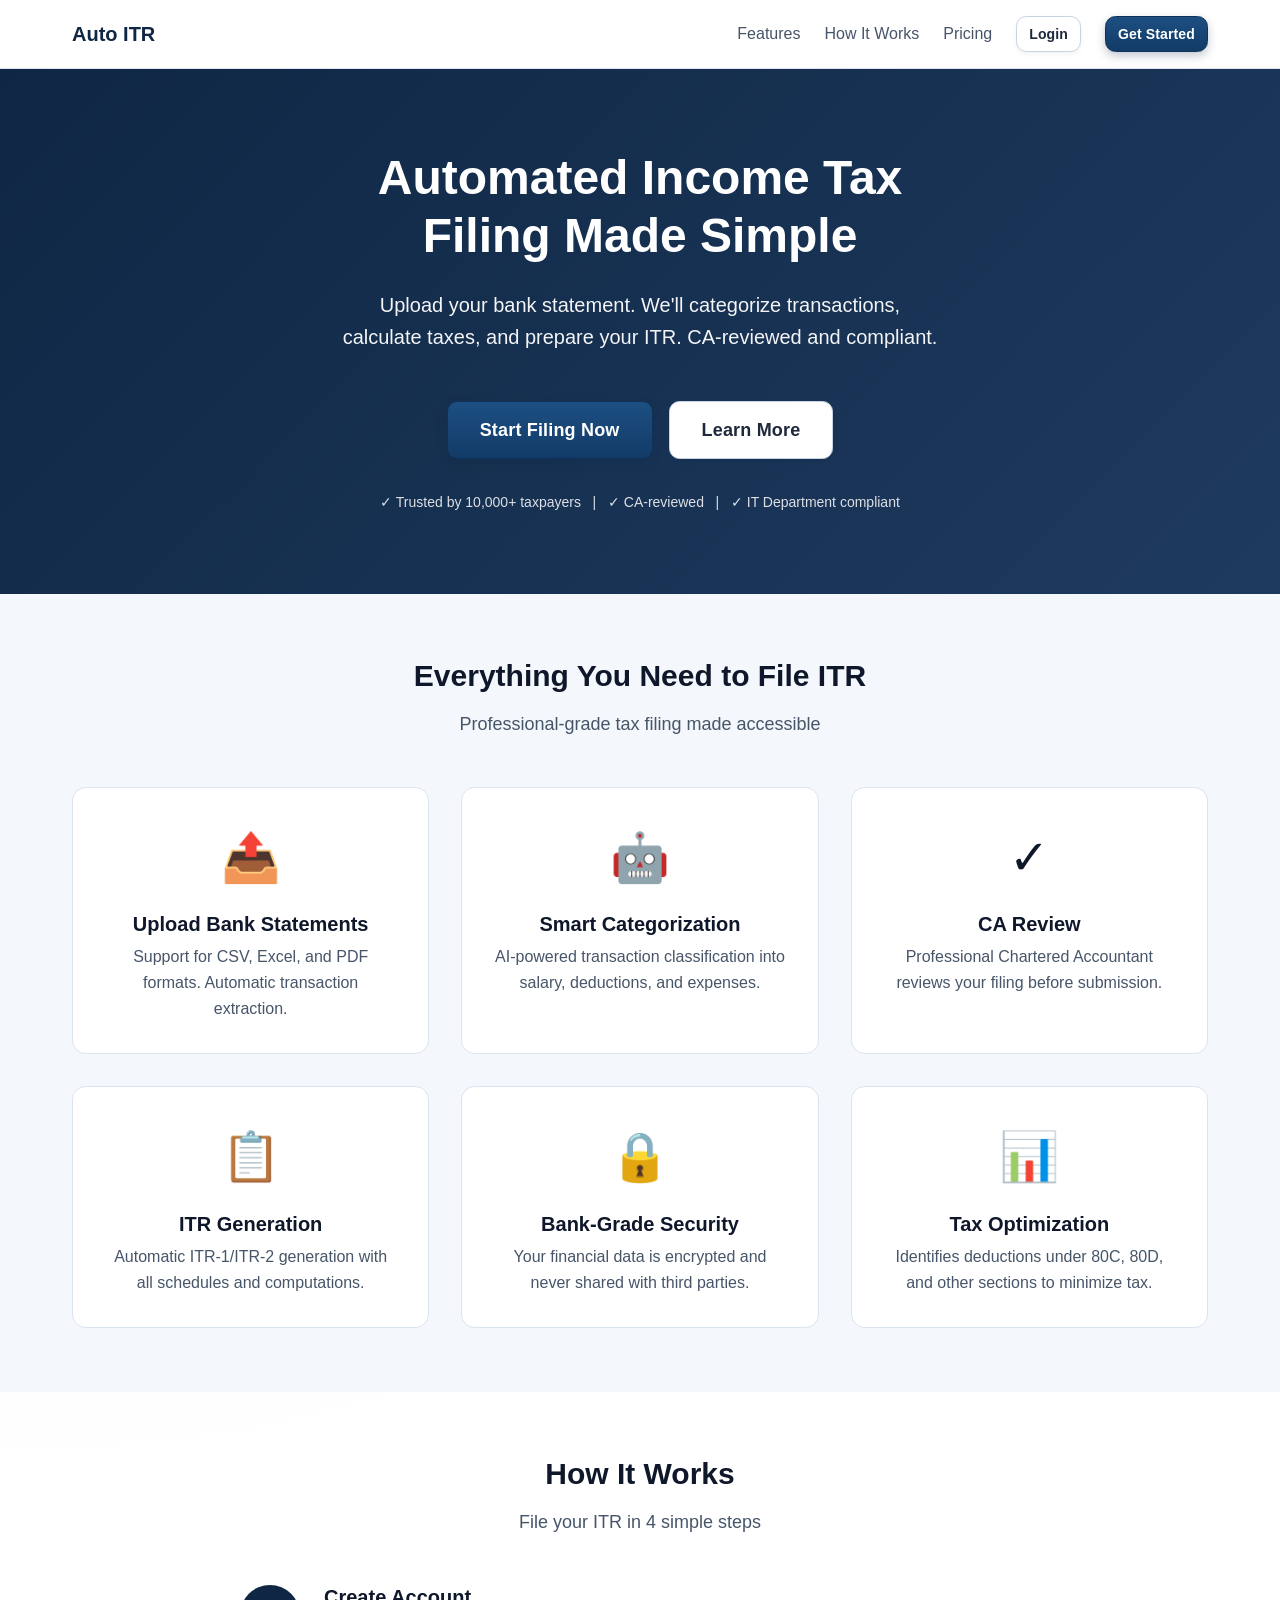
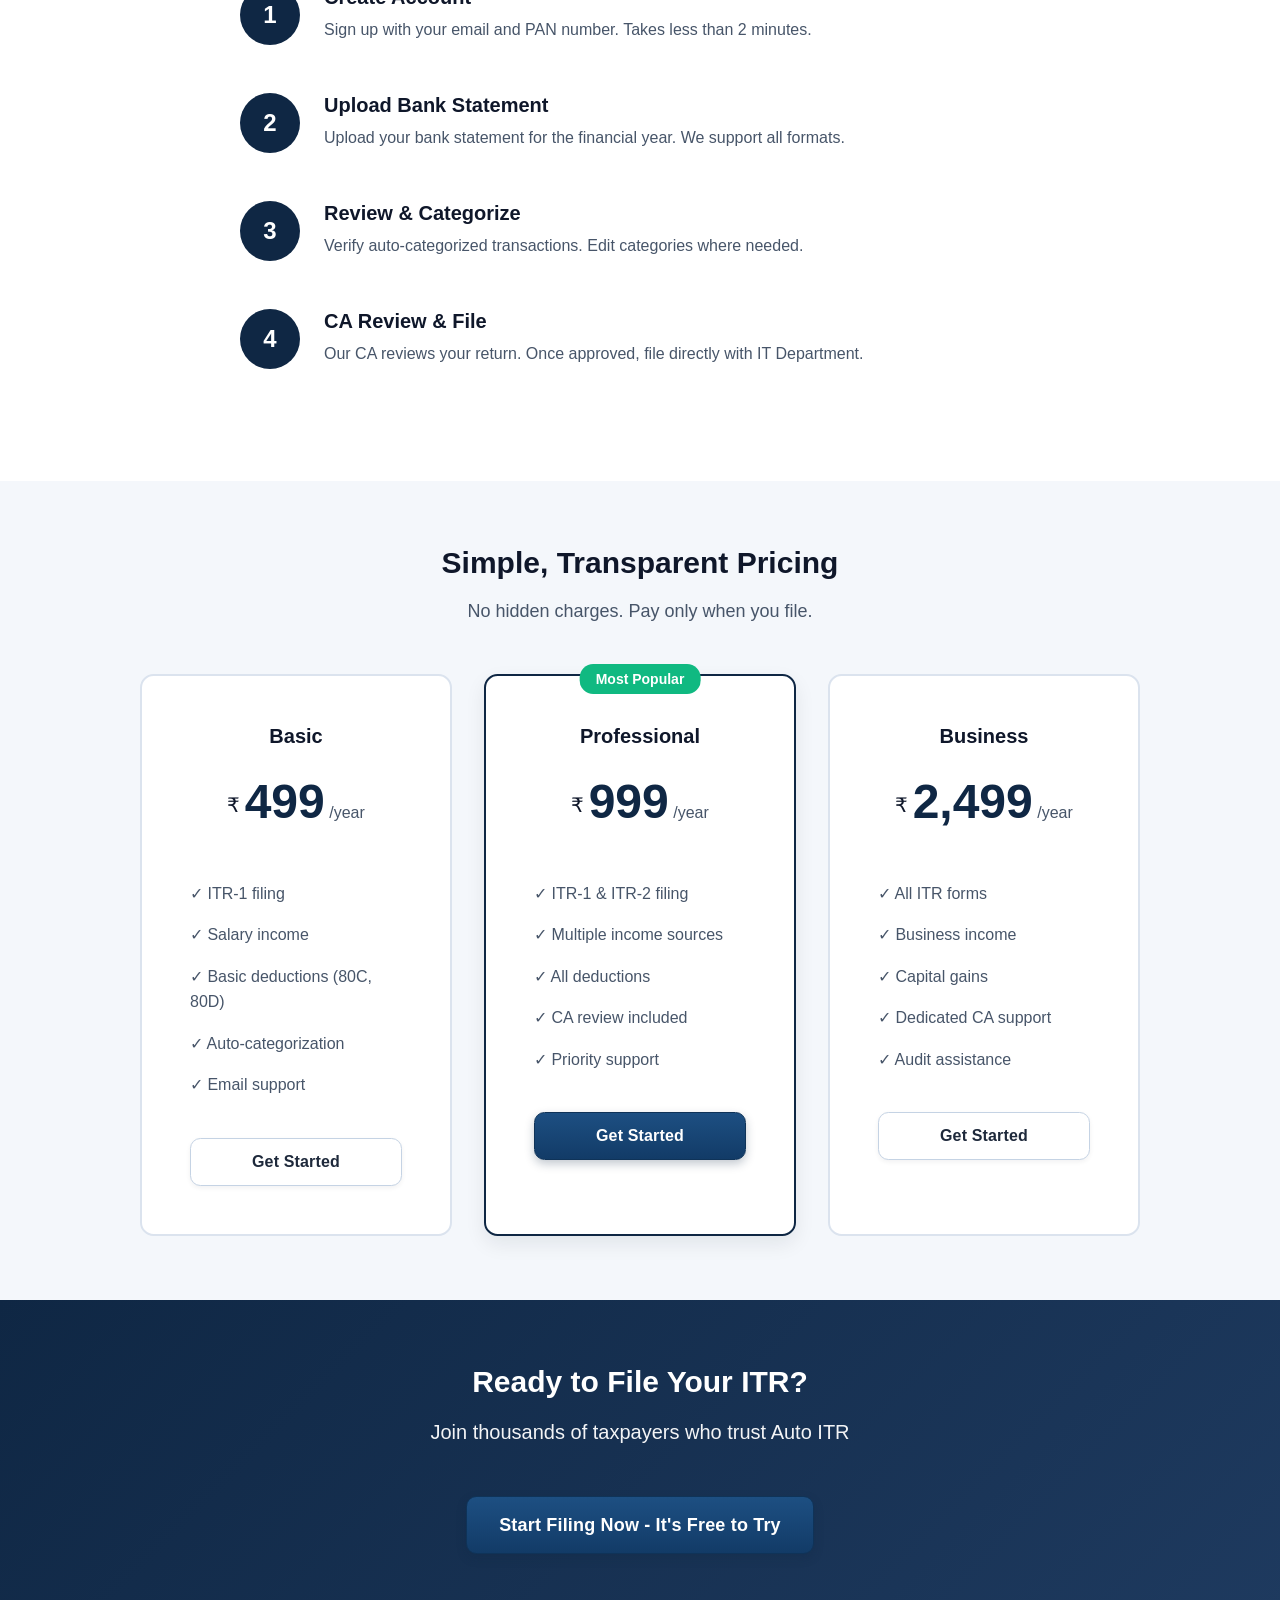
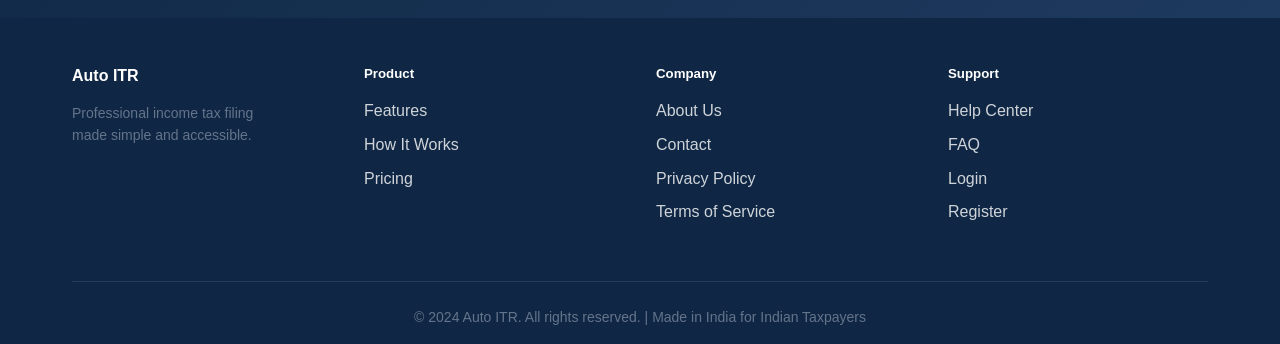
<file: frontend/index.html>
<!DOCTYPE html>
<html lang="en">
<head>
    <meta charset="UTF-8">
    <meta name="viewport" content="width=device-width, initial-scale=1.0">
    <title>Auto ITR - Automated Income Tax Filing for India</title>
    <link rel="stylesheet" href="css/style.css">
    <link rel="stylesheet" href="css/landing.css">
</head>
<body class="landing-page">
    <!-- Navigation -->
    <nav class="landing-nav">
        <div class="container">
            <div class="nav-content">
                <h1 class="nav-logo">Auto ITR</h1>
                <div class="nav-links">
                    <a href="#features" class="nav-link">Features</a>
                    <a href="#how-it-works" class="nav-link">How It Works</a>
                    <a href="#pricing" class="nav-link">Pricing</a>
                    <a href="login.html" class="btn btn-secondary btn-sm">Login</a>
                    <a href="register.html" class="btn btn-primary btn-sm">Get Started</a>
                </div>
            </div>
        </div>
    </nav>

    <!-- Hero Section -->
    <section class="hero">
        <div class="container">
            <div class="hero-content">
                <h1 class="hero-title">
                    Automated Income Tax<br>Filing Made Simple
                </h1>
                <p class="hero-subtitle">
                    Upload your bank statement. We'll categorize transactions,<br>
                    calculate taxes, and prepare your ITR. CA-reviewed and compliant.
                </p>
                <div class="hero-cta">
                    <a href="register.html" class="btn btn-primary btn-lg">Start Filing Now</a>
                    <a href="#how-it-works" class="btn btn-secondary btn-lg">Learn More</a>
                </div>
                <p class="hero-trust">
                    ✓ Trusted by 10,000+ taxpayers &nbsp; | &nbsp; ✓ CA-reviewed &nbsp; | &nbsp; ✓ IT Department compliant
                </p>
            </div>
        </div>
    </section>

    <!-- Features Section -->
    <section id="features" class="section features-section">
        <div class="container">
            <div class="section-header">
                <h2 class="section-title">Everything You Need to File ITR</h2>
                <p class="section-subtitle">Professional-grade tax filing made accessible</p>
            </div>
            
            <div class="features-grid">
                <div class="feature-card">
                    <div class="feature-icon">📤</div>
                    <h3 class="feature-title">Upload Bank Statements</h3>
                    <p class="feature-description">
                        Support for CSV, Excel, and PDF formats. Automatic transaction extraction.
                    </p>
                </div>
                
                <div class="feature-card">
                    <div class="feature-icon">🤖</div>
                    <h3 class="feature-title">Smart Categorization</h3>
                    <p class="feature-description">
                        AI-powered transaction classification into salary, deductions, and expenses.
                    </p>
                </div>
                
                <div class="feature-card">
                    <div class="feature-icon">✓</div>
                    <h3 class="feature-title">CA Review</h3>
                    <p class="feature-description">
                        Professional Chartered Accountant reviews your filing before submission.
                    </p>
                </div>
                
                <div class="feature-card">
                    <div class="feature-icon">📋</div>
                    <h3 class="feature-title">ITR Generation</h3>
                    <p class="feature-description">
                        Automatic ITR-1/ITR-2 generation with all schedules and computations.
                    </p>
                </div>
                
                <div class="feature-card">
                    <div class="feature-icon">🔒</div>
                    <h3 class="feature-title">Bank-Grade Security</h3>
                    <p class="feature-description">
                        Your financial data is encrypted and never shared with third parties.
                    </p>
                </div>
                
                <div class="feature-card">
                    <div class="feature-icon">📊</div>
                    <h3 class="feature-title">Tax Optimization</h3>
                    <p class="feature-description">
                        Identifies deductions under 80C, 80D, and other sections to minimize tax.
                    </p>
                </div>
            </div>
        </div>
    </section>

    <!-- How It Works Section -->
    <section id="how-it-works" class="section how-section">
        <div class="container">
            <div class="section-header">
                <h2 class="section-title">How It Works</h2>
                <p class="section-subtitle">File your ITR in 4 simple steps</p>
            </div>
            
            <div class="steps-container">
                <div class="step">
                    <div class="step-number">1</div>
                    <div class="step-content">
                        <h3 class="step-title">Create Account</h3>
                        <p class="step-description">
                            Sign up with your email and PAN number. Takes less than 2 minutes.
                        </p>
                    </div>
                </div>
                
                <div class="step">
                    <div class="step-number">2</div>
                    <div class="step-content">
                        <h3 class="step-title">Upload Bank Statement</h3>
                        <p class="step-description">
                            Upload your bank statement for the financial year. We support all formats.
                        </p>
                    </div>
                </div>
                
                <div class="step">
                    <div class="step-number">3</div>
                    <div class="step-content">
                        <h3 class="step-title">Review & Categorize</h3>
                        <p class="step-description">
                            Verify auto-categorized transactions. Edit categories where needed.
                        </p>
                    </div>
                </div>
                
                <div class="step">
                    <div class="step-number">4</div>
                    <div class="step-content">
                        <h3 class="step-title">CA Review & File</h3>
                        <p class="step-description">
                            Our CA reviews your return. Once approved, file directly with IT Department.
                        </p>
                    </div>
                </div>
            </div>
        </div>
    </section>

    <!-- Pricing Section -->
    <section id="pricing" class="section pricing-section">
        <div class="container">
            <div class="section-header">
                <h2 class="section-title">Simple, Transparent Pricing</h2>
                <p class="section-subtitle">No hidden charges. Pay only when you file.</p>
            </div>
            
            <div class="pricing-grid">
                <div class="pricing-card">
                    <h3 class="pricing-plan">Basic</h3>
                    <div class="pricing-price">
                        <span class="price-currency">₹</span>
                        <span class="price-amount">499</span>
                        <span class="price-period">/year</span>
                    </div>
                    <ul class="pricing-features">
                        <li>✓ ITR-1 filing</li>
                        <li>✓ Salary income</li>
                        <li>✓ Basic deductions (80C, 80D)</li>
                        <li>✓ Auto-categorization</li>
                        <li>✓ Email support</li>
                    </ul>
                    <a href="register.html" class="btn btn-secondary btn-block">Get Started</a>
                </div>
                
                <div class="pricing-card featured">
                    <div class="pricing-badge">Most Popular</div>
                    <h3 class="pricing-plan">Professional</h3>
                    <div class="pricing-price">
                        <span class="price-currency">₹</span>
                        <span class="price-amount">999</span>
                        <span class="price-period">/year</span>
                    </div>
                    <ul class="pricing-features">
                        <li>✓ ITR-1 & ITR-2 filing</li>
                        <li>✓ Multiple income sources</li>
                        <li>✓ All deductions</li>
                        <li>✓ CA review included</li>
                        <li>✓ Priority support</li>
                    </ul>
                    <a href="register.html" class="btn btn-primary btn-block">Get Started</a>
                </div>
                
                <div class="pricing-card">
                    <h3 class="pricing-plan">Business</h3>
                    <div class="pricing-price">
                        <span class="price-currency">₹</span>
                        <span class="price-amount">2,499</span>
                        <span class="price-period">/year</span>
                    </div>
                    <ul class="pricing-features">
                        <li>✓ All ITR forms</li>
                        <li>✓ Business income</li>
                        <li>✓ Capital gains</li>
                        <li>✓ Dedicated CA support</li>
                        <li>✓ Audit assistance</li>
                    </ul>
                    <a href="register.html" class="btn btn-secondary btn-block">Get Started</a>
                </div>
            </div>
        </div>
    </section>

    <!-- CTA Section -->
    <section class="section cta-section">
        <div class="container">
            <div class="cta-content">
                <h2 class="cta-title">Ready to File Your ITR?</h2>
                <p class="cta-subtitle">Join thousands of taxpayers who trust Auto ITR</p>
                <a href="register.html" class="btn btn-primary btn-lg">Start Filing Now - It's Free to Try</a>
            </div>
        </div>
    </section>

    <!-- Footer -->
    <footer class="footer">
        <div class="container">
            <div class="footer-content">
                <div class="footer-section">
                    <h4>Auto ITR</h4>
                    <p class="text-muted small">
                        Professional income tax filing<br>made simple and accessible.
                    </p>
                </div>
                
                <div class="footer-section">
                    <h5>Product</h5>
                    <ul class="footer-links">
                        <li><a href="#features">Features</a></li>
                        <li><a href="#how-it-works">How It Works</a></li>
                        <li><a href="#pricing">Pricing</a></li>
                    </ul>
                </div>
                
                <div class="footer-section">
                    <h5>Company</h5>
                    <ul class="footer-links">
                        <li><a href="#">About Us</a></li>
                        <li><a href="#">Contact</a></li>
                        <li><a href="#">Privacy Policy</a></li>
                        <li><a href="#">Terms of Service</a></li>
                    </ul>
                </div>
                
                <div class="footer-section">
                    <h5>Support</h5>
                    <ul class="footer-links">
                        <li><a href="#">Help Center</a></li>
                        <li><a href="#">FAQ</a></li>
                        <li><a href="login.html">Login</a></li>
                        <li><a href="register.html">Register</a></li>
                    </ul>
                </div>
            </div>
            
            <div class="footer-bottom">
                <p class="text-muted small">
                    © 2024 Auto ITR. All rights reserved. | Made in India for Indian Taxpayers
                </p>
            </div>
        </div>
    </footer>

    <script src="js/landing.js"></script>
</body>
</html>
</file>
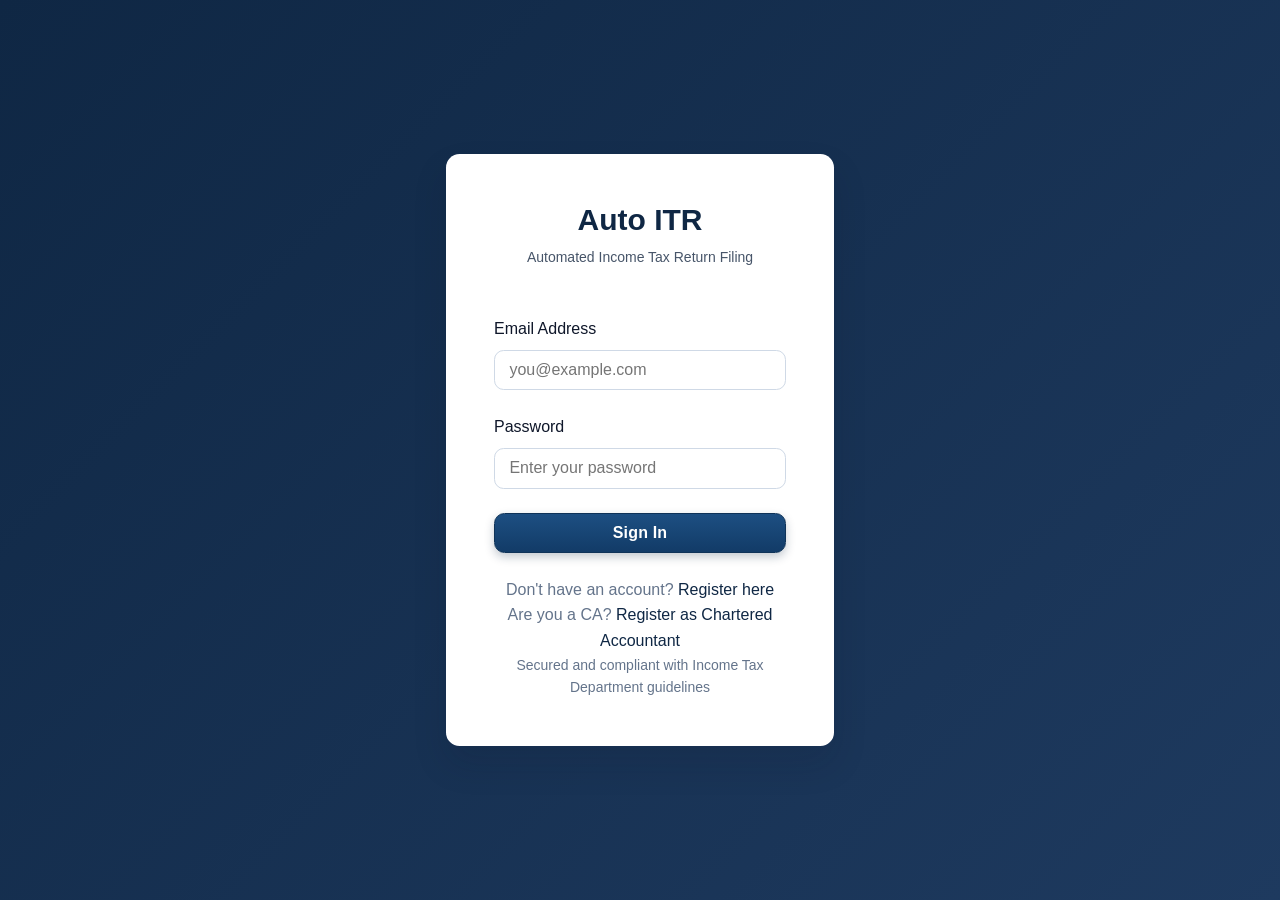
<file: frontend/balance-sheet.html>
<!DOCTYPE html>
<html lang="en">
<head>
    <meta charset="UTF-8">
    <meta name="viewport" content="width=device-width, initial-scale=1.0">
    <title>Balance Sheet - Auto ITR</title>
    <link rel="stylesheet" href="css/style.css">
    <link rel="stylesheet" href="css/chatbot.css">
    <style>
        /* Tab navigation */
        .tabs { display: flex; gap: 4px; margin-bottom: 24px; border-bottom: 2px solid var(--border-color); }
        .tab-btn {
            padding: 10px 22px; border: none; background: none; cursor: pointer;
            font-weight: 500; color: var(--text-secondary); border-bottom: 2px solid transparent;
            margin-bottom: -2px; transition: all .2s; font-size: var(--font-size-base);
        }
        .tab-btn.active { color: var(--primary-color); border-bottom-color: var(--primary-color); }
        .tab-btn:hover:not(.active) { color: var(--text-primary); }
        .tab-panel { display: none; }
        .tab-panel.active { display: block; }

        /* Summary cards */
        .bs-summary { display: grid; grid-template-columns: repeat(auto-fit,minmax(200px,1fr)); gap: 16px; margin-bottom: 24px; }
        .bs-summary-card { background: var(--surface-color); border: 1px solid var(--border-color); border-radius: var(--radius-lg); padding: 20px; text-align: center; }
        .bs-summary-card .label { font-size: var(--font-size-sm); color: var(--text-secondary); margin-bottom: 4px; }
        .bs-summary-card .value { font-size: var(--font-size-2xl); font-weight: 700; }
        .bs-summary-card .value.positive { color: #047857; }
        .bs-summary-card .value.negative { color: #dc2626; }
        .bs-summary-card .value.neutral  { color: var(--primary-color); }

        /* Section headers */
        .section-header { display: flex; justify-content: space-between; align-items: center; margin-bottom: 12px; }
        .section-title { font-size: var(--font-size-lg); font-weight: 600; }

        /* Items table */
        .items-table { width: 100%; border-collapse: collapse; }
        .items-table th { text-align: left; padding: 10px 12px; background: var(--bg-color); font-weight: 600; border-bottom: 2px solid var(--border-color); }
        .items-table td { padding: 10px 12px; border-bottom: 1px solid var(--border-color); }
        .items-table tr:hover { background: var(--bg-color); }
        .items-table .amount { text-align: right; font-weight: 500; }
        .items-table .actions { text-align: right; white-space: nowrap; }
        .items-table .total-row { font-weight: 700; background: rgba(10,37,64,.04); }
        .items-table .total-row td { border-top: 2px solid var(--border-color); }

        /* Breakdown list */
        .breakdown-list { list-style: none; padding: 0; }
        .breakdown-item { display: flex; justify-content: space-between; padding: 8px 0; border-bottom: 1px solid var(--border-color); }
        .breakdown-item:last-child { border-bottom: none; }
        .breakdown-cat { text-transform: capitalize; color: var(--text-primary); }
        .breakdown-amt { font-weight: 600; }

        /* FY selector */
        .fy-selector { display: flex; align-items: center; gap: 12px; margin-bottom: 20px; }

        /* Add item form */
        .add-item-row { display: flex; gap: 8px; flex-wrap: wrap; align-items: end; margin-top: 12px; }
        .add-item-row .form-group { margin-bottom: 0; flex: 1; min-width: 120px; }
        .add-item-row .form-input, .add-item-row .form-select { padding: 6px 8px; font-size: var(--font-size-sm); }

        /* Empty state */
        .empty-state { text-align: center; padding: 48px 24px; color: var(--text-secondary); }
        .empty-state .icon { font-size: 3rem; margin-bottom: 12px; }

        .btn-icon { background: none; border: none; cursor: pointer; font-size: 1.1rem; padding: 4px; }
        .btn-icon:hover { opacity: .7; }

        /* Create sheet form */
        .create-form { display: flex; gap: 12px; flex-wrap: wrap; align-items: end; }
        .create-form .form-group { margin-bottom: 0; }
    </style>
</head>
<body>
    <!-- Top Navigation -->
    <nav class="navbar">
        <div class="navbar-brand">
            <h1 class="app-logo">Auto ITR</h1>
        </div>
        <div class="navbar-user">
            <span class="user-name" id="userName">Loading...</span>
            <button class="btn btn-secondary btn-sm" id="logoutBtn">Logout</button>
        </div>
    </nav>

    <div class="app-layout">
        <!-- Sidebar Navigation -->
        <aside class="sidebar">
            <ul class="sidebar-menu">
                <li class="sidebar-item">
                    <a href="dashboard.html" class="sidebar-link">
                        <span class="icon">📊</span><span>Dashboard</span>
                    </a>
                </li>
                <li class="sidebar-item">
                    <a href="upload.html" class="sidebar-link">
                        <span class="icon">📤</span><span>Upload Statement</span>
                    </a>
                </li>
                <li class="sidebar-item">
                    <a href="merge-statements.html" class="sidebar-link">
                        <span class="icon">🔗</span><span>Merge & Calculate</span>
                    </a>
                </li>
                <li class="sidebar-item">
                    <a href="transactions.html" class="sidebar-link">
                        <span class="icon">💳</span><span>Transactions</span>
                    </a>
                </li>
                <li class="sidebar-item">
                    <a href="itr-summary.html" class="sidebar-link">
                        <span class="icon">📋</span><span>ITR Summary</span>
                    </a>
                </li>
                <li class="sidebar-item">
                    <a href="analytics.html" class="sidebar-link">
                        <span class="icon">📈</span><span>Analytics</span>
                    </a>
                </li>
                <li class="sidebar-item active">
                    <a href="balance-sheet.html" class="sidebar-link">
                        <span class="icon">📒</span><span>Balance Sheet</span>
                    </a>
                </li>
                <li class="sidebar-item" id="caReviewLink" style="display: none;">
                    <a href="ca-review.html" class="sidebar-link">
                        <span class="icon">✓</span><span>CA Review</span>
                    </a>
                </li>
                <li class="sidebar-item">
                    <a href="profile.html" class="sidebar-link">
                        <span class="icon">👤</span><span>Profile</span>
                    </a>
                </li>
            </ul>
        </aside>

        <!-- Main Content -->
        <main class="main-content">
            <div class="page-header">
                <h2 class="page-title">Balance Sheet</h2>
                <p class="page-subtitle">Manage your assets, liabilities and financial position</p>
            </div>

            <!-- Tabs -->
            <div class="tabs">
                <button class="tab-btn active" data-tab="schedule_al">Schedule AL</button>
                <button class="tab-btn" data-tab="personal">Personal</button>
                <button class="tab-btn" data-tab="business">Business</button>
            </div>

            <!-- ===== Schedule AL Tab ===== -->
            <div class="tab-panel active" id="tab-schedule_al">
                <div class="fy-selector">
                    <label class="form-label" style="margin-bottom:0">Financial Year:</label>
                    <select class="form-select" id="alFY" style="width:auto">
                        <option value="2025-26">2025-26</option>
                        <option value="2024-25" selected>2024-25</option>
                        <option value="2023-24">2023-24</option>
                    </select>
                    <button class="btn btn-primary btn-sm" id="alLoadBtn">Load</button>
                    <button class="btn btn-secondary btn-sm" id="alCreateBtn">+ New Schedule AL</button>
                </div>

                <div id="alContent">
                    <div class="empty-state" id="alEmpty">
                        <div class="icon">📒</div>
                        <p>No Schedule AL found for this financial year.</p>
                        <p class="small text-muted">Click "+ New Schedule AL" to create one.</p>
                    </div>
                </div>
            </div>

            <!-- ===== Personal Tab ===== -->
            <div class="tab-panel" id="tab-personal">
                <div class="fy-selector">
                    <label class="form-label" style="margin-bottom:0">Financial Year:</label>
                    <select class="form-select" id="personalFY" style="width:auto">
                        <option value="2025-26">2025-26</option>
                        <option value="2024-25" selected>2024-25</option>
                        <option value="2023-24">2023-24</option>
                    </select>
                    <button class="btn btn-primary btn-sm" id="personalLoadBtn">Generate Summary</button>
                </div>

                <div id="personalContent">
                    <div class="empty-state" id="personalEmpty">
                        <div class="icon">👤</div>
                        <p>Select a financial year and click "Generate Summary" to auto-generate your personal balance sheet from transactions.</p>
                    </div>
                </div>
            </div>

            <!-- ===== Business Tab ===== -->
            <div class="tab-panel" id="tab-business">
                <div class="fy-selector">
                    <label class="form-label" style="margin-bottom:0">Financial Year:</label>
                    <select class="form-select" id="bizFY" style="width:auto">
                        <option value="2025-26">2025-26</option>
                        <option value="2024-25" selected>2024-25</option>
                        <option value="2023-24">2023-24</option>
                    </select>
                    <button class="btn btn-primary btn-sm" id="bizLoadBtn">Load</button>
                    <button class="btn btn-secondary btn-sm" id="bizCreateBtn">+ New Business BS</button>
                </div>

                <div id="bizContent">
                    <div class="empty-state" id="bizEmpty">
                        <div class="icon">🏢</div>
                        <p>No Business balance sheet found for this financial year.</p>
                        <p class="small text-muted">Click "+ New Business BS" to create one.</p>
                    </div>
                </div>
            </div>
        </main>
    </div>

    <!-- Add Item Modal -->
    <div class="modal" id="addItemModal" style="display:none">
        <div class="modal-content">
            <div class="modal-header">
                <h3 id="modalTitle">Add Item</h3>
                <button class="modal-close" id="modalClose">&times;</button>
            </div>
            <div class="modal-body">
                <div class="form-group">
                    <label class="form-label">Type</label>
                    <select class="form-select" id="itemType">
                        <option value="asset">Asset</option>
                        <option value="liability">Liability</option>
                        <option value="equity">Equity</option>
                    </select>
                </div>
                <div class="form-group">
                    <label class="form-label">Category</label>
                    <input class="form-input" id="itemCategory" placeholder="e.g. Immovable Property, Bank Deposits">
                </div>
                <div class="form-group">
                    <label class="form-label">Subcategory (optional)</label>
                    <input class="form-input" id="itemSubcategory" placeholder="e.g. Land, Building">
                </div>
                <div class="form-group">
                    <label class="form-label">Description (optional)</label>
                    <input class="form-input" id="itemDescription" placeholder="Brief description">
                </div>
                <div class="form-group">
                    <label class="form-label">Amount (₹)</label>
                    <input class="form-input" id="itemAmount" type="number" min="0" step="0.01" placeholder="0.00">
                </div>
            </div>
            <div class="modal-footer">
                <button class="btn btn-secondary btn-sm" id="modalCancel">Cancel</button>
                <button class="btn btn-primary btn-sm" id="modalSave">Save</button>
            </div>
        </div>
    </div>

    <script src="js/api.js"></script>
    <script src="js/auth.js"></script>
    <script src="js/chatbot.js"></script>
    <script src="js/balance-sheet.js"></script>
</body>
</html>
</file>
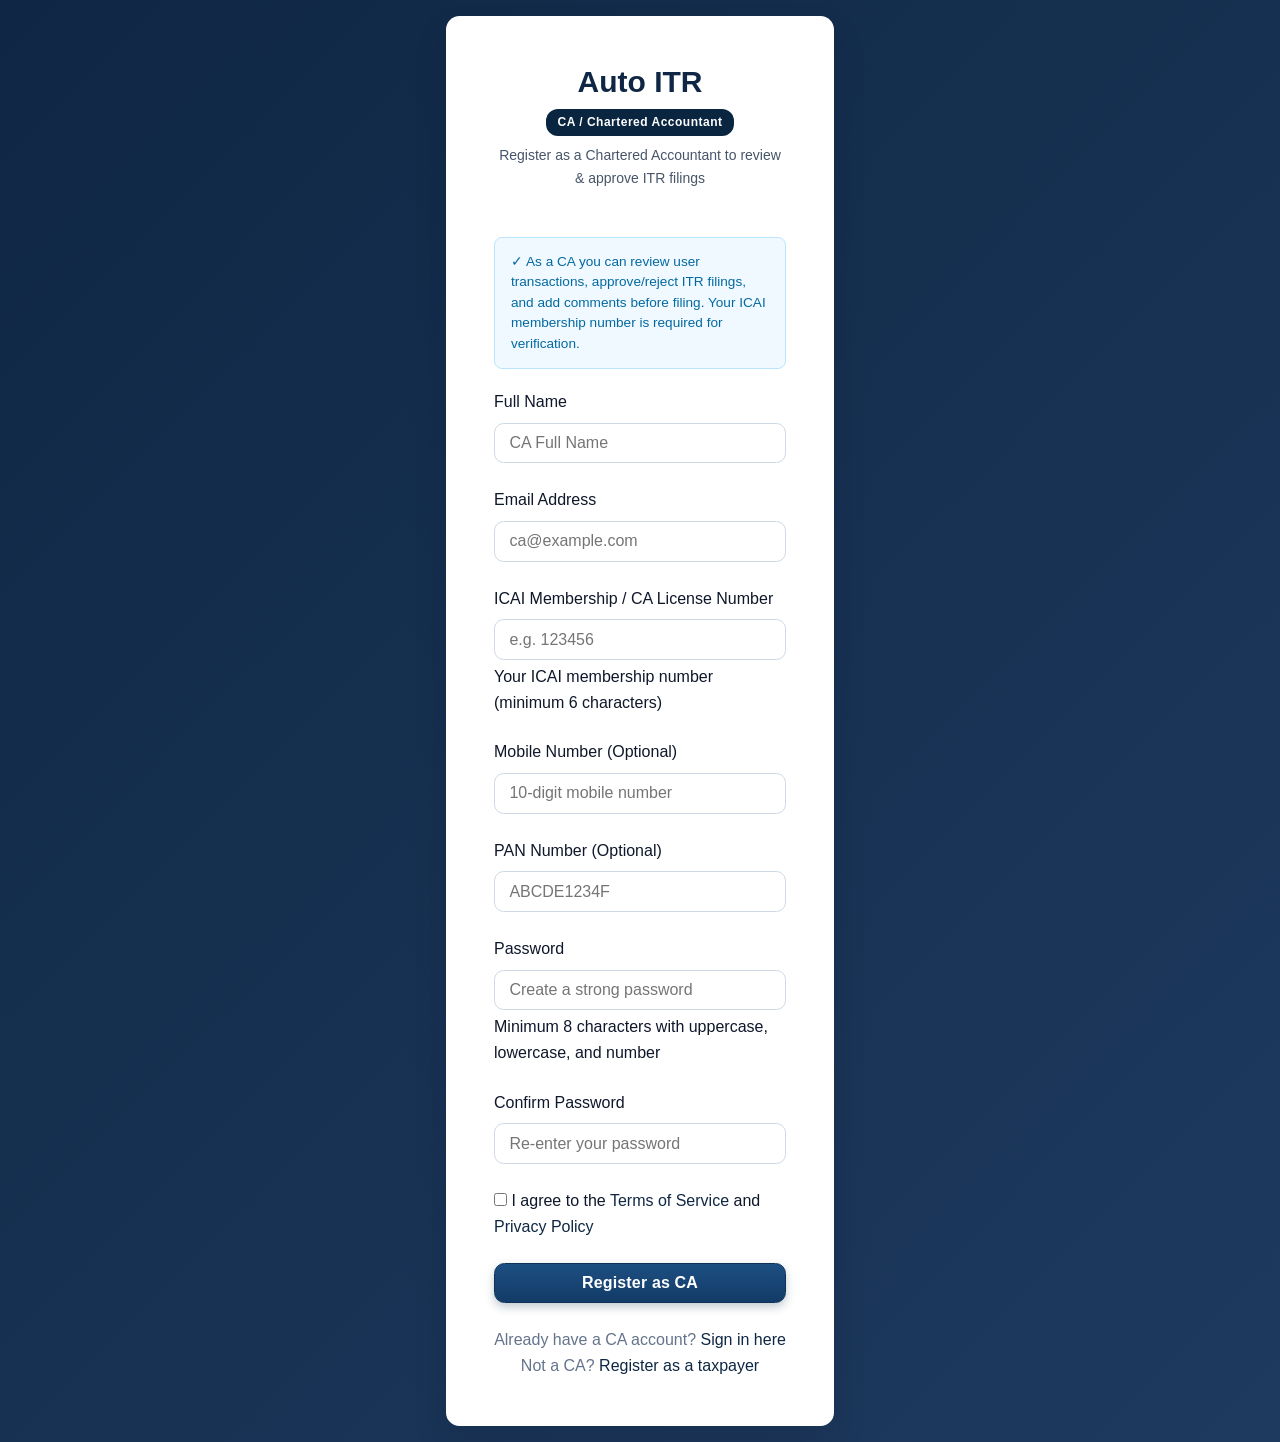
<file: frontend/ca-register.html>
<!DOCTYPE html>
<html lang="en">
<head>
    <meta charset="UTF-8">
    <meta name="viewport" content="width=device-width, initial-scale=1.0">
    <title>CA Registration - Auto ITR</title>
    <link rel="stylesheet" href="css/style.css">
    <style>
        .ca-badge {
            display: inline-block;
            background: #0A2540;
            color: #fff;
            padding: 4px 12px;
            border-radius: 12px;
            font-size: 0.75rem;
            font-weight: 600;
            letter-spacing: 0.5px;
            margin-bottom: 8px;
        }
        .ca-info-box {
            background: #F0F9FF;
            border: 1px solid #BAE6FD;
            border-radius: 8px;
            padding: 14px 16px;
            margin-bottom: 20px;
            font-size: 0.85rem;
            color: #0369A1;
            line-height: 1.5;
        }
    </style>
</head>
<body class="login-page">
    <div class="login-container">
        <div class="login-box register-box">
            <div class="login-header">
                <h1 class="app-logo">Auto ITR</h1>
                <span class="ca-badge">CA / Chartered Accountant</span>
                <p class="tagline">Register as a Chartered Accountant to review &amp; approve ITR filings</p>
            </div>

            <div class="ca-info-box">
                ✓ As a CA you can review user transactions, approve/reject ITR filings, and add comments before filing.
                Your ICAI membership number is required for verification.
            </div>

            <form id="caRegisterForm" class="login-form">
                <div class="form-group">
                    <label for="fullName" class="form-label">Full Name</label>
                    <input type="text" id="fullName" class="form-input" placeholder="CA Full Name" required autocomplete="name">
                    <span class="error-message" id="fullNameError"></span>
                </div>

                <div class="form-group">
                    <label for="email" class="form-label">Email Address</label>
                    <input type="email" id="email" class="form-input" placeholder="ca@example.com" required autocomplete="email">
                    <span class="error-message" id="emailError"></span>
                </div>

                <div class="form-group">
                    <label for="caLicense" class="form-label">ICAI Membership / CA License Number</label>
                    <input type="text" id="caLicense" class="form-input" placeholder="e.g. 123456" required minlength="6" maxlength="20">
                    <span class="error-message" id="caLicenseError"></span>
                    <span class="helper-text">Your ICAI membership number (minimum 6 characters)</span>
                </div>

                <div class="form-group">
                    <label for="phone" class="form-label">Mobile Number (Optional)</label>
                    <input type="tel" id="phone" class="form-input" placeholder="10-digit mobile number" maxlength="10" autocomplete="tel">
                    <span class="error-message" id="phoneError"></span>
                </div>

                <div class="form-group">
                    <label for="pan" class="form-label">PAN Number (Optional)</label>
                    <input type="text" id="pan" class="form-input" placeholder="ABCDE1234F" maxlength="10" style="text-transform:uppercase">
                    <span class="error-message" id="panError"></span>
                </div>

                <div class="form-group">
                    <label for="password" class="form-label">Password</label>
                    <input type="password" id="password" class="form-input" placeholder="Create a strong password" required autocomplete="new-password">
                    <span class="error-message" id="passwordError"></span>
                    <span class="helper-text">Minimum 8 characters with uppercase, lowercase, and number</span>
                </div>

                <div class="form-group">
                    <label for="confirmPassword" class="form-label">Confirm Password</label>
                    <input type="password" id="confirmPassword" class="form-input" placeholder="Re-enter your password" required autocomplete="new-password">
                    <span class="error-message" id="confirmPasswordError"></span>
                </div>

                <div class="form-group">
                    <label class="checkbox-label">
                        <input type="checkbox" id="agreeTerms" required>
                        <span>I agree to the <a href="#" class="link">Terms of Service</a> and <a href="#" class="link">Privacy Policy</a></span>
                    </label>
                    <span class="error-message" id="agreeTermsError"></span>
                </div>

                <div id="globalError" class="alert alert-error" style="display:none;"></div>
                <div id="globalSuccess" class="alert alert-success" style="display:none;"></div>

                <button type="submit" id="registerBtn" class="btn btn-primary btn-block">
                    <span id="registerBtnText">Register as CA</span>
                    <span id="registerBtnLoader" class="btn-loader" style="display:none;"></span>
                </button>
            </form>

            <div class="login-footer">
                <p class="text-muted">
                    Already have a CA account? <a href="login.html" class="link">Sign in here</a>
                </p>
                <p class="text-muted">
                    Not a CA? <a href="register.html" class="link">Register as a taxpayer</a>
                </p>
            </div>
        </div>
    </div>

    <script src="js/api.js"></script>
    <script src="js/auth.js"></script>
    <script src="js/ca-register.js"></script>
</body>
</html>
</file>
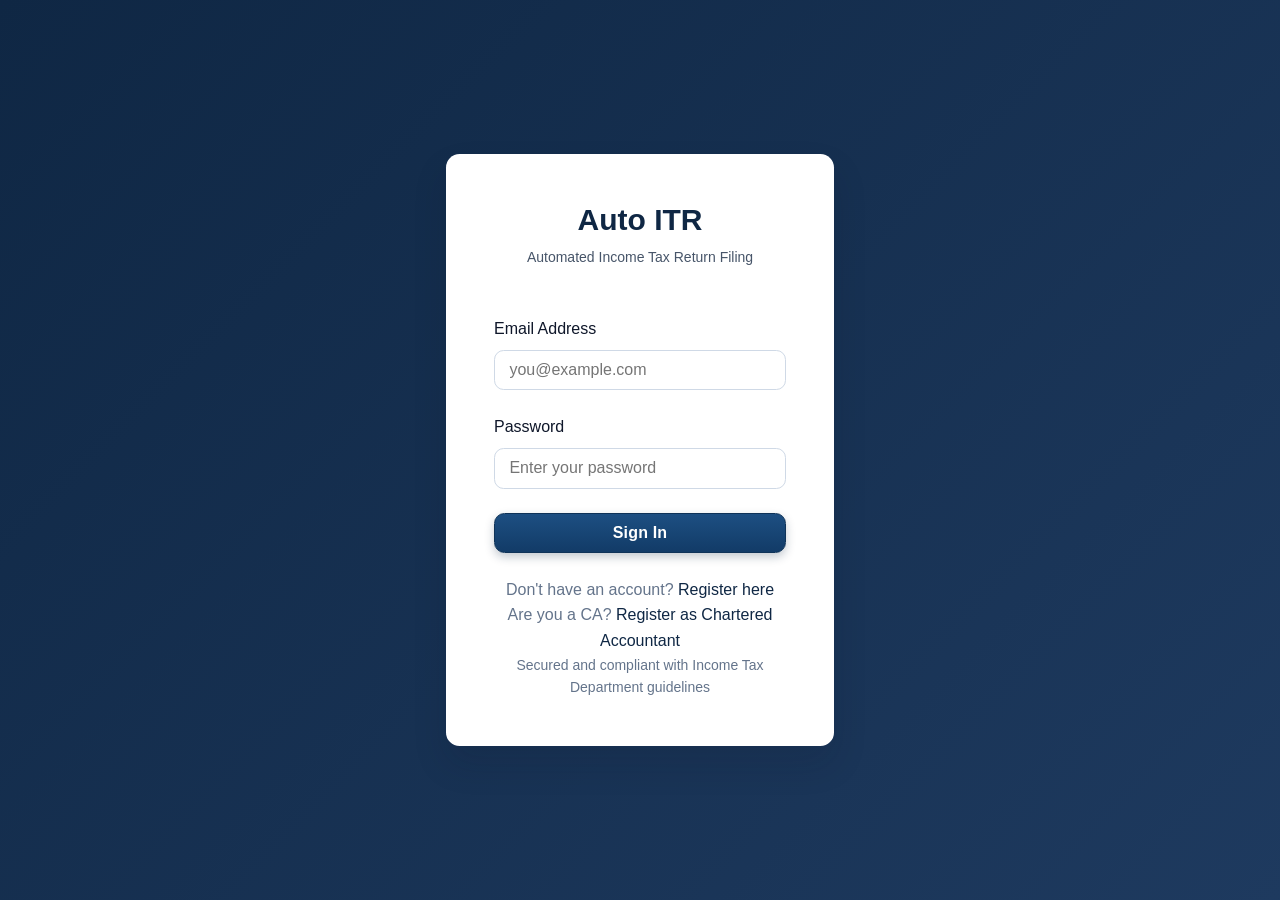
<file: frontend/ca-review.html>
<!DOCTYPE html>
<html lang="en">
<head>
    <meta charset="UTF-8">
    <meta name="viewport" content="width=device-width, initial-scale=1.0">
    <title>CA Dashboard - Auto ITR</title>
    <link rel="stylesheet" href="css/style.css">
    <style>
        .ca-navbar {
            background: linear-gradient(135deg, #0A2540 0%, #1e3a5f 100%);
        }
        .ca-badge {
            display: inline-flex;
            align-items: center;
            gap: 6px;
            background: rgba(255,255,255,0.15);
            padding: 4px 12px;
            border-radius: 20px;
            font-size: 0.75rem;
            color: #93c5fd;
            margin-left: 12px;
        }
        .ca-badge::before {
            content: "✓";
            display: inline-flex;
            align-items: center;
            justify-content: center;
            width: 16px;
            height: 16px;
            background: #10B981;
            color: white;
            border-radius: 50%;
            font-size: 10px;
        }
        
        .review-cards { display: grid; grid-template-columns: repeat(auto-fit,minmax(220px,1fr)); gap: 20px; margin-bottom: 28px; }
        .review-card { 
            background: var(--surface-color); 
            border: 1px solid var(--border-color); 
            border-radius: var(--radius-lg); 
            padding: 24px; 
            text-align: center;
            transition: transform 0.2s, box-shadow 0.2s;
        }
        .review-card:hover {
            transform: translateY(-2px);
            box-shadow: var(--shadow-md);
        }
        .review-card .label { font-size: var(--font-size-sm); color: var(--text-secondary); margin-bottom: 8px; text-transform: uppercase; letter-spacing: 0.5px; }
        .review-card .value { font-size: 2rem; font-weight: 700; color: var(--primary-color); }
        .review-card.highlight { border-color: var(--accent-warning); background: #FFFBEB; }
        .review-card.highlight .value { color: #B45309; }
        .review-card.success { border-color: var(--accent-success); background: #ECFDF5; }
        .review-card.success .value { color: #047857; }

        .filing-card { 
            border: 1px solid var(--border-color); 
            border-radius: var(--radius-lg); 
            padding: 24px; 
            margin-bottom: 16px; 
            background: var(--surface-color);
            transition: box-shadow 0.2s;
        }
        .filing-card:hover { box-shadow: var(--shadow-sm); }
        .filing-card .filing-header { display: flex; justify-content: space-between; align-items: flex-start; margin-bottom: 16px; }
        .filing-card .filing-title { font-size: var(--font-size-lg); font-weight: 600; display: flex; align-items: center; gap: 12px; }
        .filing-card .user-avatar {
            width: 40px; height: 40px;
            border-radius: 50%;
            background: var(--primary-color);
            color: white;
            display: flex; align-items: center; justify-content: center;
            font-weight: 600;
            font-size: 0.875rem;
        }
        .filing-card .filing-meta { display: flex; gap: 20px; flex-wrap: wrap; margin-bottom: 16px; font-size: var(--font-size-sm); color: var(--text-secondary); }
        .filing-card .filing-meta span { display: flex; align-items: center; gap: 6px; }
        .filing-card .filing-actions { display: flex; gap: 10px; flex-wrap: wrap; }

        .status-badge { display: inline-block; padding: 4px 12px; border-radius: 20px; font-size: var(--font-size-xs); font-weight: 600; text-transform: uppercase; letter-spacing: 0.3px; }
        .status-draft { background: var(--bg-color); color: var(--text-secondary); border: 1px solid var(--border-color); }
        .status-completed { background: #DBEAFE; color: #1e40af; }
        .status-pending_review { background: #FEF3C7; color: #92400E; }
        .status-pending_ca_approval { background: #FEF3C7; color: #92400E; }
        .status-under_review { background: #FEF3C7; color: #92400E; }
        .status-changes_requested { background: #FEE2E2; color: #991B1B; }
        .status-approved { background: #D1FAE5; color: #065F46; }
        .status-filed { background: #D1FAE5; color: #065F46; border: 2px solid #6EE7B7; }

        .comment-box { margin-top: 16px; padding: 16px; background: var(--bg-color); border-radius: var(--radius-md); border-left: 4px solid var(--primary-color); }
        .comment-box .comment-header { font-weight: 600; margin-bottom: 8px; font-size: 0.875rem; }
        .comment-box .comment-text { font-size: var(--font-size-sm); color: var(--text-secondary); white-space: pre-wrap; }

        .review-form { margin-top: 16px; padding: 16px; background: #F0F9FF; border-radius: var(--radius-md); border: 1px solid #BAE6FD; }
        .review-form h4 { margin-bottom: 12px; }

        .empty-state { text-align: center; padding: 60px 24px; color: var(--text-secondary); }
        .empty-state .icon { font-size: 4rem; margin-bottom: 16px; opacity: 0.5; }
        .empty-state h3 { color: var(--text-primary); margin-bottom: 8px; }

        .user-select-row { display: flex; gap: 12px; align-items: center; margin-bottom: 20px; flex-wrap: wrap; }

        .txn-review-table { width: 100%; border-collapse: collapse; font-size: var(--font-size-sm); }
        .txn-review-table th { background: var(--bg-color); padding: 12px 10px; text-align: left; font-weight: 600; border-bottom: 2px solid var(--border-color); }
        .txn-review-table td { padding: 12px 10px; border-bottom: 1px solid var(--border-color); }
        .txn-review-table tr:hover { background: var(--bg-color); }

        .ca-sidebar .sidebar-section-title {
            padding: 12px 16px 8px;
            font-size: 0.7rem;
            text-transform: uppercase;
            letter-spacing: 1px;
            color: var(--text-muted);
            font-weight: 600;
        }
        
        .quick-actions {
            display: grid;
            grid-template-columns: repeat(auto-fit, minmax(200px, 1fr));
            gap: 12px;
            margin-bottom: 24px;
        }
        .quick-action-btn {
            display: flex;
            align-items: center;
            gap: 12px;
            padding: 16px 20px;
            background: var(--surface-color);
            border: 1px solid var(--border-color);
            border-radius: var(--radius-lg);
            cursor: pointer;
            transition: all 0.2s;
            text-decoration: none;
            color: var(--text-primary);
        }
        .quick-action-btn:hover {
            border-color: var(--primary-color);
            background: #F8FAFC;
        }
        .quick-action-btn .icon { font-size: 1.5rem; }
        .quick-action-btn .text { font-weight: 500; }

        .filter-bar {
            display: flex;
            gap: 12px;
            margin-bottom: 20px;
            flex-wrap: wrap;
            align-items: center;
        }
        .filter-btn {
            padding: 6px 16px;
            border: 1px solid var(--border-color);
            border-radius: 20px;
            background: white;
            cursor: pointer;
            font-size: 0.875rem;
            transition: all 0.2s;
        }
        .filter-btn:hover { border-color: var(--primary-color); }
        .filter-btn.active { background: var(--primary-color); color: white; border-color: var(--primary-color); }
    </style>
</head>
<body>
    <nav class="navbar ca-navbar">
        <div class="navbar-brand">
            <h1 class="app-logo">Auto ITR</h1>
            <span class="ca-badge">Chartered Accountant</span>
        </div>
        <div class="navbar-user">
            <span class="user-name" id="userName">Loading...</span>
            <button class="btn btn-secondary btn-sm" id="logoutBtn">Logout</button>
        </div>
    </nav>

    <div class="app-layout">
        <aside class="sidebar ca-sidebar">
            <ul class="sidebar-menu">
                <li class="sidebar-section-title">Review</li>
                <li class="sidebar-item active">
                    <a href="ca-review.html" class="sidebar-link">
                        <span class="icon">📋</span>
                        <span>Dashboard</span>
                    </a>
                </li>
                <li class="sidebar-item">
                    <a href="#" class="sidebar-link" id="pendingReviewsLink">
                        <span class="icon">⏳</span>
                        <span>Pending Reviews</span>
                    </a>
                </li>
                <li class="sidebar-item">
                    <a href="#" class="sidebar-link" id="approvedFilingsLink">
                        <span class="icon">✅</span>
                        <span>Approved Filings</span>
                    </a>
                </li>
                <li class="sidebar-section-title">Account</li>
                <li class="sidebar-item">
                    <a href="profile.html" class="sidebar-link">
                        <span class="icon">👤</span>
                        <span>My Profile</span>
                    </a>
                </li>
            </ul>
        </aside>

        <main class="main-content">
            <div class="page-header">
                <h2 class="page-title">CA Review Dashboard</h2>
                <p class="page-subtitle">Review and approve client ITR filings</p>
            </div>

            <!-- Dashboard Stats -->
            <div class="review-cards" id="dashboardCards">
                <div class="review-card">
                    <div class="label">Total Clients</div>
                    <div class="value" id="statUsers">-</div>
                </div>
                <div class="review-card highlight">
                    <div class="label">Pending Review</div>
                    <div class="value" id="statPending">-</div>
                </div>
                <div class="review-card success">
                    <div class="label">Approved</div>
                    <div class="value" id="statApproved">-</div>
                </div>
                <div class="review-card">
                    <div class="label">Transactions Reviewed</div>
                    <div class="value" id="statTxnReviewed">-</div>
                </div>
            </div>

            <!-- Client Transaction Review -->
            <div class="card">
                <div class="card-header">
                    <h3 class="card-title">📊 Client Transaction Review</h3>
                </div>
                <div class="card-body">
                    <div class="user-select-row">
                        <label class="form-label" style="margin:0">Select Client:</label>
                        <select class="form-select" id="reviewUserSelect" style="width:300px">
                            <option value="">— Select a client —</option>
                        </select>
                        <select class="form-select" id="reviewStatementSelect" style="width:320px">
                            <option value="">— All statements —</option>
                        </select>
                        <button class="btn btn-primary btn-sm" id="loadTxnBtn">Load Transactions</button>
                        <button class="btn btn-secondary btn-sm" id="exportTxnPdfBtn">📥 Txn PDF</button>
                        <button class="btn btn-secondary btn-sm" id="exportTxnJsonBtn">📥 Txn JSON</button>
                    </div>
                    <div id="txnReviewContent">
                        <div class="empty-state" style="padding: 40px 24px;">
                            <div class="icon">📑</div>
                            <p class="text-muted">Select a client to review their transactions</p>
                        </div>
                    </div>
                </div>
            </div>

            <!-- ITR Filings for Review -->
            <div class="card">
                <div class="card-header" style="display:flex;justify-content:space-between;align-items:center">
                    <h3 class="card-title">📋 ITR Filings for Review</h3>
                    <div style="display: flex; gap: 8px;">
                        <button class="btn btn-secondary btn-sm" id="refreshFilingsBtn">↻ Refresh</button>
                    </div>
                </div>
                <div class="card-body">
                    <div class="filter-bar">
                        <span style="font-size: 0.875rem; color: var(--text-secondary);">Filter:</span>
                        <button class="filter-btn active" data-filter="all">All</button>
                        <button class="filter-btn" data-filter="pending_review">Pending</button>
                        <button class="filter-btn" data-filter="under_review">Under Review</button>
                        <button class="filter-btn" data-filter="approved">Approved</button>
                        <button class="filter-btn" data-filter="changes_requested">Changes Requested</button>
                    </div>
                    <div id="filingsContent">
                        <div class="empty-state">
                            <div class="icon">📄</div>
                            <h3>Loading filings...</h3>
                        </div>
                    </div>
                </div>
            </div>
        </main>
    </div>

    <!-- Review Modal -->
    <div class="modal" id="reviewModal" style="display:none">
        <div class="modal-content" style="max-width:600px">
            <div class="modal-header">
                <h3>Review ITR Filing</h3>
                <button class="modal-close" id="reviewModalClose">&times;</button>
            </div>
            <div class="modal-body">
                <div class="form-group">
                    <label class="form-label">Your Decision</label>
                    <select class="form-select" id="reviewDecision">
                        <option value="approve">✅ Approve - Ready for filing</option>
                        <option value="reject">❌ Request Changes - Needs corrections</option>
                    </select>
                </div>
                <div class="form-group">
                    <label class="form-label">Review Comments</label>
                    <textarea class="form-input" id="reviewComments" rows="4" placeholder="Add your professional review comments..."></textarea>
                    <small class="text-muted">These comments will be visible to the client.</small>
                </div>
            </div>
            <div class="modal-footer">
                <button class="btn btn-secondary" id="reviewModalCancel">Cancel</button>
                <button class="btn btn-primary" id="reviewModalSubmit">Submit Review</button>
            </div>
        </div>
    </div>

    <script src="js/api.js"></script>
    <script src="js/auth.js"></script>
    <script src="js/ca-review.js"></script>
    <script>
        // Filter functionality
        document.querySelectorAll('.filter-btn').forEach(btn => {
            btn.addEventListener('click', function() {
                document.querySelectorAll('.filter-btn').forEach(b => b.classList.remove('active'));
                this.classList.add('active');
                const filter = this.dataset.filter;
                filterFilings(filter);
            });
        });

        function filterFilings(status) {
            const cards = document.querySelectorAll('.filing-card');
            cards.forEach(card => {
                if (status === 'all' || card.dataset.status === status) {
                    card.style.display = '';
                } else {
                    card.style.display = 'none';
                }
            });
        }

        // Sidebar navigation
        document.getElementById('pendingReviewsLink').addEventListener('click', (e) => {
            e.preventDefault();
            document.querySelector('.filter-btn[data-filter="pending_review"]').click();
            document.getElementById('filingsContent').scrollIntoView({ behavior: 'smooth' });
        });

        document.getElementById('approvedFilingsLink').addEventListener('click', (e) => {
            e.preventDefault();
            document.querySelector('.filter-btn[data-filter="approved"]').click();
            document.getElementById('filingsContent').scrollIntoView({ behavior: 'smooth' });
        });
    </script>
</body>
</html>
</file>
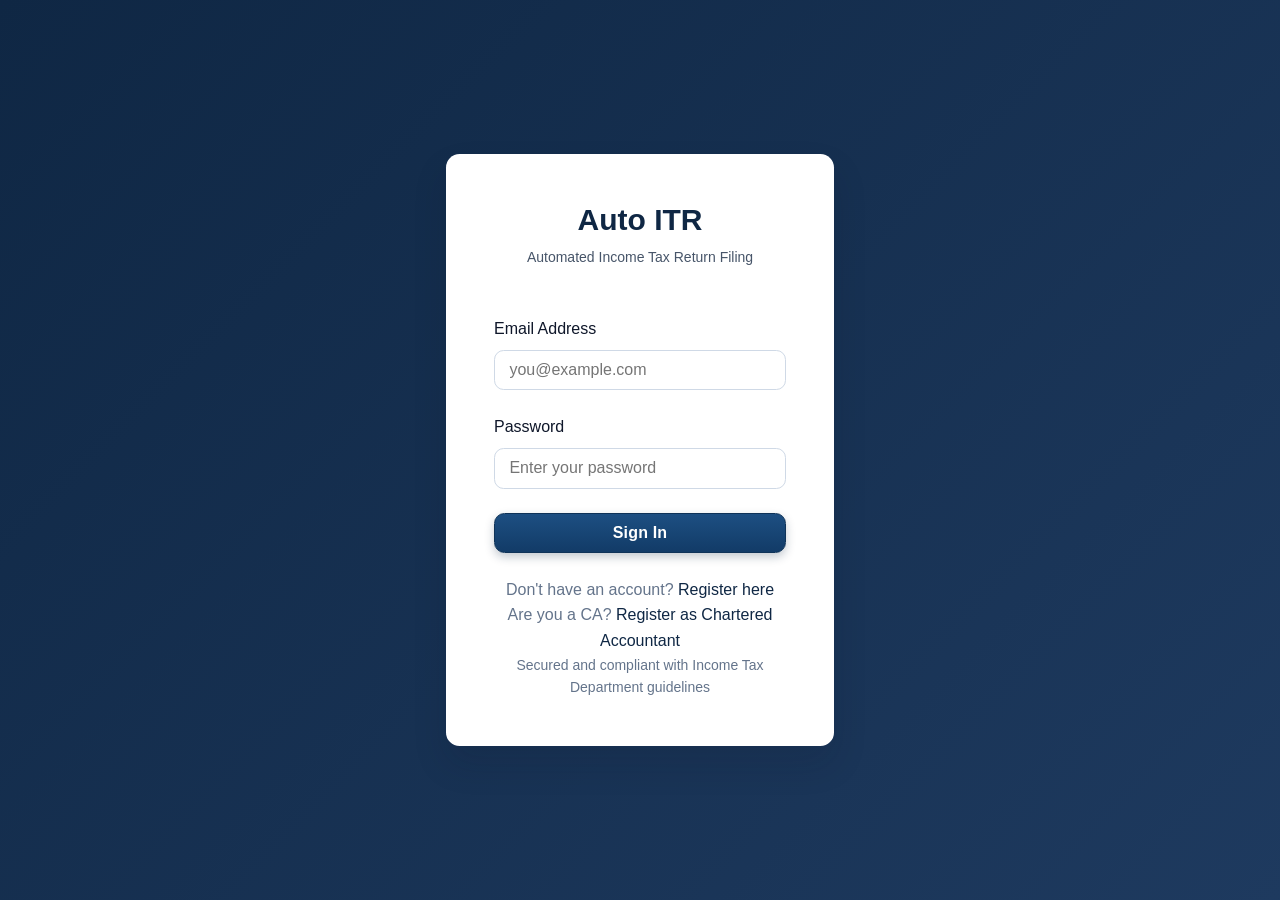
<file: frontend/dashboard.html>
<!DOCTYPE html>
<html lang="en">
<head>
    <meta charset="UTF-8">
    <meta name="viewport" content="width=device-width, initial-scale=1.0">
    <title>Dashboard - Auto ITR</title>
    <link rel="stylesheet" href="css/style.css">
    <link rel="stylesheet" href="css/chatbot.css">
</head>
<body>
    <!-- Top Navigation -->
    <nav class="navbar">
        <div class="navbar-brand">
            <h1 class="app-logo">Auto ITR</h1>
        </div>
        <div class="navbar-user">
            <span class="user-name" id="userName">Loading...</span>
            <button class="btn btn-secondary btn-sm" id="logoutBtn">Logout</button>
        </div>
    </nav>

    <div class="app-layout">
        <!-- Sidebar Navigation -->
        <aside class="sidebar">
            <ul class="sidebar-menu">
                <li class="sidebar-item active">
                    <a href="dashboard.html" class="sidebar-link">
                        <span class="icon">📊</span>
                        <span>Dashboard</span>
                    </a>
                </li>
                <li class="sidebar-item">
                    <a href="upload.html" class="sidebar-link">
                        <span class="icon">📤</span>
                        <span>Upload Statement</span>
                    </a>
                </li>
                <li class="sidebar-item">
                    <a href="merge-statements.html" class="sidebar-link">
                        <span class="icon">🔗</span>
                        <span>Merge & Calculate</span>
                    </a>
                </li>
                <li class="sidebar-item">
                    <a href="transactions.html" class="sidebar-link">
                        <span class="icon">💳</span>
                        <span>Transactions</span>
                    </a>
                </li>
                <li class="sidebar-item">
                    <a href="itr-summary.html" class="sidebar-link">
                        <span class="icon">📋</span>
                        <span>ITR Summary</span>
                    </a>
                </li>
                <li class="sidebar-item">
                    <a href="analytics.html" class="sidebar-link">
                        <span class="icon">📈</span>
                        <span>Analytics</span>
                    </a>
                </li>
                <li class="sidebar-item">
                    <a href="balance-sheet.html" class="sidebar-link">
                        <span class="icon">📒</span>
                        <span>Balance Sheet</span>
                    </a>
                </li>
                <li class="sidebar-item" id="caReviewLink" style="display: none;">
                    <a href="ca-review.html" class="sidebar-link">
                        <span class="icon">✓</span>
                        <span>CA Review</span>
                    </a>
                </li>
                <li class="sidebar-item">
                    <a href="profile.html" class="sidebar-link">
                        <span class="icon">👤</span>
                        <span>Profile</span>
                    </a>
                </li>
            </ul>
        </aside>

        <!-- Main Content -->
        <main class="main-content">
            <div class="page-header">
                <h2 class="page-title">Dashboard</h2>
                <p class="page-subtitle">Overview of your tax filing status</p>
            </div>

            <!-- Status Cards -->
            <div class="dashboard-cards">
                <div class="card stat-card">
                    <div class="stat-icon">📄</div>
                    <div class="stat-content">
                        <div class="stat-value" id="statStatements">0</div>
                        <div class="stat-label">Bank Statements Uploaded</div>
                    </div>
                </div>

                <div class="card stat-card">
                    <div class="stat-icon">💰</div>
                    <div class="stat-content">
                        <div class="stat-value" id="statTransactions">0</div>
                        <div class="stat-label">Transactions Processed</div>
                    </div>
                </div>

                <div class="card stat-card">
                    <div class="stat-icon">✅</div>
                    <div class="stat-content">
                        <div class="stat-value" id="statReviewed">0</div>
                        <div class="stat-label">Transactions Reviewed</div>
                    </div>
                </div>

                <div class="card stat-card">
                    <div class="stat-icon">📋</div>
                    <div class="stat-content">
                        <div class="stat-value" id="statITRStatus">Pending</div>
                        <div class="stat-label">ITR Filing Status</div>
                    </div>
                </div>
            </div>

            <!-- Next Steps Section -->
            <div class="card">
                <div class="card-header">
                    <h3 class="card-title">Next Steps</h3>
                </div>
                <div class="card-body">
                    <div id="nextStepsContainer">
                        <!-- Dynamically populated -->
                    </div>
                </div>
            </div>

            <!-- Recent Activity -->
            <div class="card">
                <div class="card-header">
                    <h3 class="card-title">Recent Activity</h3>
                </div>
                <div class="card-body">
                    <div id="recentActivityContainer">
                        <p class="text-muted">No recent activity</p>
                    </div>
                </div>
            </div>
        </main>
    </div>

    <script src="js/api.js"></script>
    <script src="js/auth.js"></script>
    <script src="js/chatbot.js"></script>
    <script src="js/dashboard.js"></script>
</body>
</html>
</file>
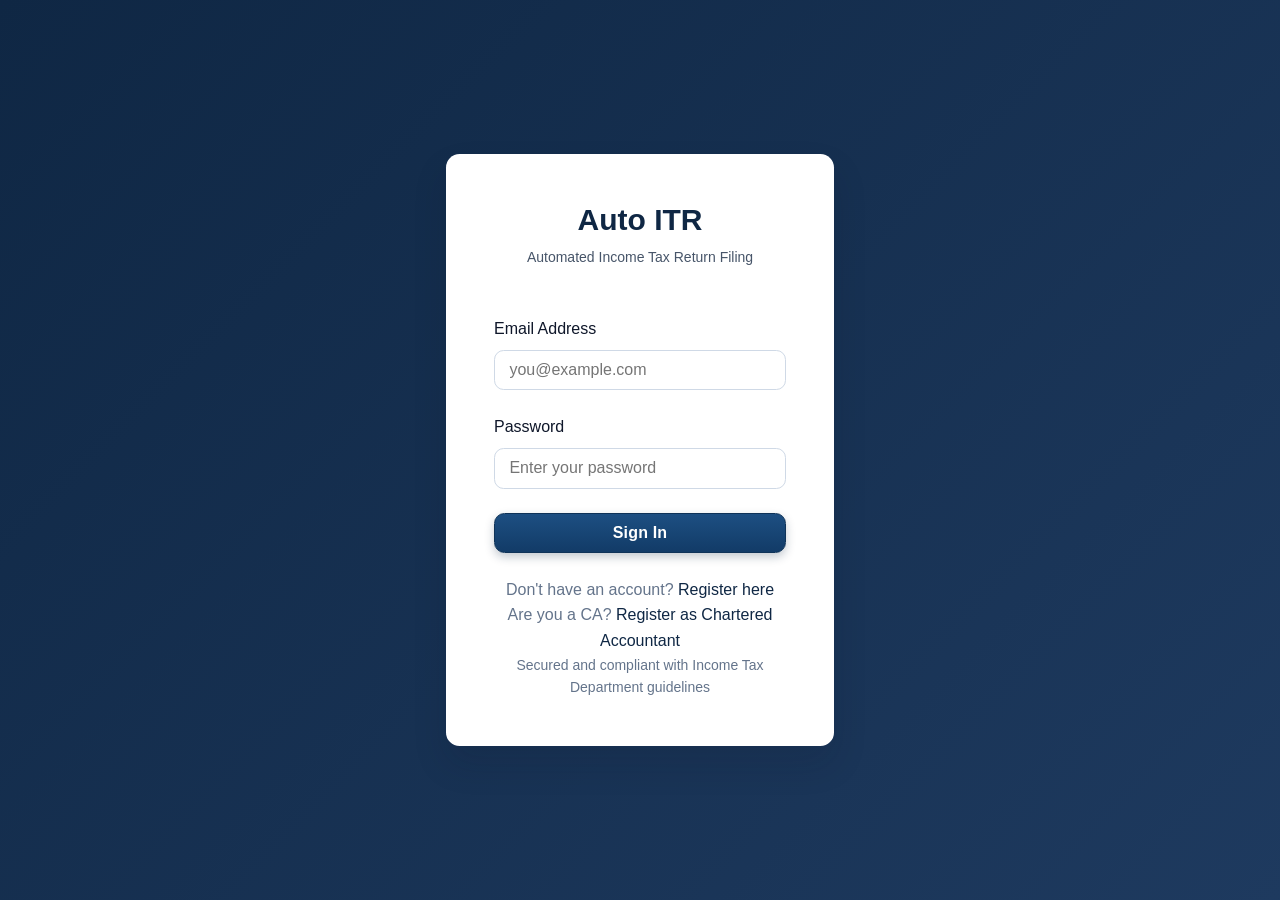
<file: frontend/itr-summary.html>
<!DOCTYPE html>
<html lang="en">
<head>
    <meta charset="UTF-8">
    <meta name="viewport" content="width=device-width, initial-scale=1.0">
    <title>ITR Summary - Auto ITR</title>
    <link rel="stylesheet" href="css/style.css">
    <link rel="stylesheet" href="css/chatbot.css">
    <style>
        .summary-grid {
            display: grid;
            grid-template-columns: repeat(auto-fit, minmax(220px, 1fr));
            gap: 16px;
            margin-bottom: 24px;
        }
        .income-item {
            display: flex;
            justify-content: space-between;
            padding: 10px 0;
            border-bottom: 1px solid var(--border-color);
        }
        .income-item:last-child { border-bottom: none; }
        .income-label { color: var(--text-secondary); }
        .income-value { font-weight: 600; font-size: 1.05rem; }
        .income-value.positive  { color: #047857; }
        .income-value.deduction { color: #1d4ed8; }
        .income-value.tax       { color: #b45309; }

        .tax-box {
            background: linear-gradient(135deg, var(--primary-color) 0%, #1e3a5f 100%);
            color: white;
            border-radius: 10px;
            padding: 28px;
            text-align: center;
        }
        .tax-box .label  { font-size: .9rem; opacity: .8; margin-bottom: 6px; }
        .tax-box .amount { font-size: 2.2rem; font-weight: 700; letter-spacing: -1px; }
        .tax-box .sub    { font-size: .8rem; opacity: .65; margin-top: 4px; }

        .regime-toggle { display: flex; gap: 12px; flex-wrap: wrap; margin-bottom: 16px; }
        .regime-btn {
            padding: 8px 20px;
            border: 2px solid var(--border-color);
            border-radius: 6px;
            background: white;
            cursor: pointer;
            font-weight: 500;
            transition: all .2s;
        }
        .regime-btn.active {
            border-color: var(--primary-color);
            background: var(--primary-color);
            color: white;
        }

        .empty-state { text-align: center; padding: 48px 24px; }
        .spinner {
            width: 32px; height: 32px;
            border: 3px solid var(--border-color);
            border-top-color: var(--primary-color);
            border-radius: 50%;
            animation: spin .7s linear infinite;
            margin: 0 auto 16px;
        }
        @keyframes spin { to { transform: rotate(360deg); } }

        .tax-comp-grid {
            display: grid;
            grid-template-columns: 1fr 1fr;
            gap: 24px;
        }
        @media (max-width: 600px) {
            .tax-comp-grid { grid-template-columns: 1fr; }
        }
        @media print {
            .navbar, .sidebar, .action-bar, #statementSelectorCard { display: none !important; }
            .main-content { padding: 0; }
        }
    </style>
</head>
<body>
    <!-- Top Navigation -->
    <nav class="navbar">
        <div class="navbar-brand">
            <h1 class="app-logo">Auto ITR</h1>
        </div>
        <div class="navbar-user">
            <span class="user-name" id="userName">Loading...</span>
            <button class="btn btn-secondary btn-sm" id="logoutBtn">Logout</button>
        </div>
    </nav>

    <div class="app-layout">
        <!-- Sidebar Navigation -->
        <aside class="sidebar">
            <ul class="sidebar-menu">
                <li class="sidebar-item">
                    <a href="dashboard.html" class="sidebar-link">
                        <span class="icon">📊</span><span>Dashboard</span>
                    </a>
                </li>
                <li class="sidebar-item">
                    <a href="upload.html" class="sidebar-link">
                        <span class="icon">📤</span><span>Upload Statement</span>
                    </a>
                </li>
                <li class="sidebar-item">
                    <a href="merge-statements.html" class="sidebar-link">
                        <span class="icon">🔗</span><span>Merge & Calculate</span>
                    </a>
                </li>
                <li class="sidebar-item">
                    <a href="transactions.html" class="sidebar-link">
                        <span class="icon">💳</span><span>Transactions</span>
                    </a>
                </li>
                <li class="sidebar-item active">
                    <a href="itr-summary.html" class="sidebar-link">
                        <span class="icon">📋</span><span>ITR Summary</span>
                    </a>
                </li>
                <li class="sidebar-item">
                    <a href="analytics.html" class="sidebar-link">
                        <span class="icon">📈</span><span>Analytics</span>
                    </a>
                </li>
                <li class="sidebar-item">
                    <a href="balance-sheet.html" class="sidebar-link">
                        <span class="icon">📒</span><span>Balance Sheet</span>
                    </a>
                </li>
                <li class="sidebar-item" id="caReviewLink" style="display: none;">
                    <a href="ca-review.html" class="sidebar-link">
                        <span class="icon">✓</span><span>CA Review</span>
                    </a>
                </li>
                <li class="sidebar-item">
                    <a href="profile.html" class="sidebar-link">
                        <span class="icon">👤</span><span>Profile</span>
                    </a>
                </li>
            </ul>
        </aside>

        <!-- Main Content -->
        <main class="main-content">
            <div class="page-header">
                <h2 class="page-title">ITR Summary</h2>
                <p class="page-subtitle">Income &amp; tax computation based on your bank transactions</p>
            </div>

            <!-- Statement selector -->
            <div class="card" id="statementSelectorCard">
                <div class="card-body">
                    <div id="stmtSelectorContainer"><p class="text-muted">Loading statements…</p></div>
                </div>
            </div>

            <!-- Loading -->
            <div id="loadingState" style="display:none">
                <div class="card">
                    <div class="card-body empty-state">
                        <div class="spinner"></div>
                        <p class="text-muted">Computing ITR summary…</p>
                    </div>
                </div>
            </div>

            <!-- Empty -->
            <div id="emptyState" style="display:none">
                <div class="card">
                    <div class="card-body empty-state">
                        <div style="font-size:3rem;margin-bottom:12px">📋</div>
                        <h3>No data yet</h3>
                        <p class="text-muted" style="margin:8px 0 20px">Select a processed statement above to view your ITR summary.</p>
                        <a href="upload.html" class="btn btn-primary">Upload &amp; Process a Statement</a>
                    </div>
                </div>
            </div>

            <!-- Main Summary -->
            <div id="summaryContent" style="display:none">

                <!-- Tax Regime -->
                <div class="card">
                    <div class="card-header">
                        <h3 class="card-title">Tax Regime</h3>
                    </div>
                    <div class="card-body">
                        <div class="regime-toggle">
                            <button class="regime-btn active" id="btnOldRegime" onclick="switchRegime('old')">Old Regime</button>
                            <button class="regime-btn" id="btnNewRegime" onclick="switchRegime('new')">New Regime (FY 2024-25)</button>
                        </div>
                        <p class="text-muted" id="regimeNote" style="font-size:.875rem"></p>
                    </div>
                </div>

                <!-- Top metric cards -->
                <div class="summary-grid" id="topMetrics"></div>

                <!-- Income Breakdown -->
                <div class="card">
                    <div class="card-header" style="display:flex;justify-content:space-between;align-items:center">
                        <h3 class="card-title">Income Breakdown</h3>
                        <span class="text-muted" style="font-size:.875rem" id="fyLabel"></span>
                    </div>
                    <div class="card-body" id="incomeBreakdown"></div>
                </div>

                <!-- Deductions (old regime) -->
                <div class="card" id="deductionsCard">
                    <div class="card-header">
                        <h3 class="card-title">Deductions (Chapter VI-A)</h3>
                    </div>
                    <div class="card-body" id="deductionsBreakdown"></div>
                </div>

                <!-- Tax Computation -->
                <div class="card">
                    <div class="card-header">
                        <h3 class="card-title">Tax Computation</h3>
                    </div>
                    <div class="card-body">
                        <div class="tax-comp-grid" id="taxCompGrid"></div>
                    </div>
                </div>

                <!-- Category Summary Table -->
                <div class="card">
                    <div class="card-header">
                        <h3 class="card-title">Category-wise Transaction Summary</h3>
                    </div>
                    <div class="card-body">
                        <div class="table-container">
                            <table class="data-table">
                                <thead>
                                    <tr>
                                        <th>Category</th>
                                        <th>Transactions</th>
                                        <th style="text-align:right">Total Amount</th>
                                        <th>Tax Relevance</th>
                                    </tr>
                                </thead>
                                <tbody id="categoryTableBody"></tbody>
                            </table>
                        </div>
                    </div>
                </div>

                <!-- Disclaimer -->
                <div class="alert alert-warning" style="font-size:.875rem">
                    ⚠️ <strong>Disclaimer:</strong> This summary is auto-generated from transaction data for reference only.
                    Consult a qualified CA before filing your ITR. Figures may not reflect TDS, advance tax, or income from other sources.
                </div>

                <!-- CA Review Status -->
                <div class="card" id="reviewStatusCard" style="display:none">
                    <div class="card-header" style="display:flex;justify-content:space-between;align-items:center">
                        <h3 class="card-title">Filing & Review Status</h3>
                        <span class="badge" id="reviewStatusBadge"></span>
                    </div>
                    <div class="card-body" id="reviewStatusBody"></div>
                </div>

                <!-- Actions -->
                <div class="action-bar">
                    <button class="btn btn-primary" id="btnSaveFiling">💾 Save as ITR Filing</button>
                    <button class="btn btn-primary" id="btnSubmitReview" style="display:none">📤 Submit for CA Review</button>
                    <button class="btn btn-primary" id="btnFileITR" style="display:none">📄 File ITR</button>
                    <button class="btn btn-secondary" id="btnExportPDF" style="display:none">📥 Export PDF</button>
                    <button class="btn btn-secondary" id="btnExportJSON" style="display:none">📥 Export JSON</button>
                    <button class="btn btn-secondary" onclick="window.print()">🖨️ Print</button>
                    <a href="transactions.html" class="btn btn-secondary">✏️ Edit Transactions</a>
                </div>

            </div><!-- /summaryContent -->
        </main>
    </div>

    <script src="js/api.js"></script>
    <script src="js/auth.js"></script>
    <script src="js/chatbot.js"></script>
    <script>
    'use strict';

    let currentRegime = 'old';
    let summaryData   = null;

    document.addEventListener('DOMContentLoaded', async function () {
        // CA users should not access this page - redirect to CA dashboard
        if (!Auth.requireRegularUser()) return;
        await loadStatementSelector();

        const params = new URLSearchParams(window.location.search);
        if (params.get('statement')) {
            loadSummary(params.get('statement'));
        } else {
            showEmpty();
        }
    });

    // ── Statement selector ──────────────────────────────────────────────
    async function loadStatementSelector() {
        try {
            const data      = await API.statements.list();
            const processed = (data.statements || []).filter(s => s.processing_status === 'completed');
            const container = document.getElementById('stmtSelectorContainer');

            if (processed.length === 0) {
                container.innerHTML = `<p class="text-muted">No processed statements yet.
                    <a href="upload.html">Upload one first →</a></p>`;
                return;
            }

            container.innerHTML = `
                <div style="display:flex;align-items:center;gap:12px;flex-wrap:wrap">
                    <label class="form-label" style="margin:0;white-space:nowrap">Statement:</label>
                    <select id="stmtSelect" class="form-select" style="max-width:440px">
                        <option value="">— Select a statement —</option>
                        ${processed.map(s => `
                            <option value="${s.id}">
                                ${esc(s.filename)}${s.bank_name ? ' — ' + esc(s.bank_name) : ''}
                            </option>`).join('')}
                    </select>
                </div>`;

            document.getElementById('stmtSelect').addEventListener('change', function () {
                if (this.value) loadSummary(this.value);
                else showEmpty();
            });
        } catch (e) {
            console.error(e);
        }
    }

    // ── Load & compute ──────────────────────────────────────────────────
    async function loadSummary(statementId) {
        showLoading();
        try {
            let all = [], skip = 0, fetched;
            do {
                const res = await API.statements.getTransactions(statementId, skip, 500);
                fetched = res.transactions || [];
                all.push(...fetched);
                skip += fetched.length;
            } while (fetched.length === 500);

            if (all.length === 0) { showEmpty(); return; }

            summaryData = computeSummary(all);
            renderSummary();
            hide('loadingState');
            hide('emptyState');
            show('summaryContent');
        } catch (e) {
            showEmpty();
            console.error(e);
        }
    }

    // ── Computation ─────────────────────────────────────────────────────
    function computeSummary(transactions) {
        const totals = {};
        transactions.forEach(t => {
            if (!totals[t.category]) totals[t.category] = { count: 0, amount: 0 };
            totals[t.category].count++;
            totals[t.category].amount += (t.credit > 0 ? t.credit : t.debit);
        });

        const grossIncome = sumCats(totals, ['salary','interest','dividend',
            'capital_gains','rental_income','business_income']);

        // Old regime deductions
        const d80c = Math.min(totals['deduction_80c']?.amount || 0, 150000);
        const d80d = Math.min(totals['deduction_80d']?.amount || 0, 75000);
        const d24b = Math.min(totals['home_loan_interest']?.amount || 0, 200000);
        const d80g = totals['donation']?.amount || 0;
        const stdOld = Math.min(totals['salary']?.amount || 0, 50000);
        const totalDedOld = d80c + d80d + d24b + d80g + stdOld;

        // New regime
        const stdNew = Math.min(totals['salary']?.amount || 0, 75000);

        const taxableOld = Math.max(0, grossIncome - totalDedOld);
        const taxableNew = Math.max(0, grossIncome - stdNew);

        const fy = deriveFY(transactions);

        return {
            transactions, totals, grossIncome, fy,
            old: {
                stdDeduction: stdOld,
                d80c, d80d, d24b, d80g,
                totalDeductions: totalDedOld,
                taxableIncome: taxableOld,
                tax: taxOld(taxableOld)
            },
            new: {
                stdDeduction: stdNew,
                totalDeductions: stdNew,
                taxableIncome: taxableNew,
                tax: taxNew(taxableNew)
            }
        };
    }

    function sumCats(totals, cats) {
        return cats.reduce((s, c) => s + (totals[c]?.amount || 0), 0);
    }

    function deriveFY(transactions) {
        const counts = {};
        transactions.forEach(t => {
            if (t.financial_year) counts[t.financial_year] = (counts[t.financial_year] || 0) + 1;
        });
        const top = Object.entries(counts).sort((a,b) => b[1]-a[1])[0];
        return top ? top[0] : '2024-25';
    }

    function taxOld(income) {
        let tax = 0;
        if      (income <= 250000)  tax = 0;
        else if (income <= 500000)  tax = (income - 250000) * 0.05;
        else if (income <= 1000000) tax = 12500  + (income - 500000)  * 0.20;
        else                        tax = 112500 + (income - 1000000) * 0.30;
        const rebate = income <= 500000 ? Math.min(tax, 12500) : 0;
        const after  = Math.max(0, tax - rebate);
        const cess   = after * 0.04;
        return { base: tax, rebate87a: rebate, afterRebate: after, cess, total: after + cess };
    }

    function taxNew(income) {
        let tax = 0;
        if      (income <= 300000)  tax = 0;
        else if (income <= 700000)  tax = (income - 300000)  * 0.05;
        else if (income <= 1000000) tax = 20000  + (income - 700000)  * 0.10;
        else if (income <= 1200000) tax = 50000  + (income - 1000000) * 0.15;
        else if (income <= 1500000) tax = 80000  + (income - 1200000) * 0.20;
        else                        tax = 140000 + (income - 1500000) * 0.30;
        const rebate = income <= 700000 ? Math.min(tax, 25000) : 0;
        const after  = Math.max(0, tax - rebate);
        const cess   = after * 0.04;
        return { base: tax, rebate87a: rebate, afterRebate: after, cess, total: after + cess };
    }

    // ── Render ───────────────────────────────────────────────────────────
    function switchRegime(regime) {
        currentRegime = regime;
        document.getElementById('btnOldRegime').className = 'regime-btn' + (regime === 'old' ? ' active' : '');
        document.getElementById('btnNewRegime').className = 'regime-btn' + (regime === 'new' ? ' active' : '');
        renderSummary();
    }

    function renderSummary() {
        const d = summaryData;
        const r = d[currentRegime];

        document.getElementById('fyLabel').textContent = 'FY ' + d.fy;
        document.getElementById('regimeNote').textContent = currentRegime === 'old'
            ? 'Old Regime: Standard deduction ₹50,000 + Chapter VI-A deductions available. Higher slab rates.'
            : 'New Regime (FY 2024-25): Standard deduction ₹75,000. Lower slab rates; most other deductions not allowed.';

        // Top cards
        document.getElementById('topMetrics').innerHTML =
            metricCard('💼', 'Gross Total Income', d.grossIncome, 'positive') +
            metricCard('➖', currentRegime === 'old' ? 'Total Deductions' : 'Standard Deduction', r.totalDeductions, 'deduction') +
            metricCard('📊', 'Taxable Income', r.taxableIncome, '') +
            metricCard('🏛️', 'Total Tax Payable', r.tax.total, 'tax');

        // Income
        const incCats = [
            { key:'salary',         label:'💼 Salary Income' },
            { key:'interest',       label:'🏦 Interest Income' },
            { key:'dividend',       label:'📈 Dividend' },
            { key:'capital_gains',  label:'📉 Capital Gains' },
            { key:'rental_income',  label:'🏠 Rental Income' },
            { key:'business_income',label:'🏢 Business / Professional' },
        ].filter(c => (d.totals[c.key]?.amount || 0) > 0);

        document.getElementById('incomeBreakdown').innerHTML = incCats.length
            ? incCats.map(c => incRow(c.label, d.totals[c.key].amount, 'positive')).join('') +
              `<div class="income-item" style="margin-top:8px;border-top:2px solid var(--border-color)">
                  <strong>Gross Total Income</strong>
                  <span class="income-value positive">₹${fmt(d.grossIncome)}</span>
               </div>`
            : '<p class="text-muted">No income transactions detected. <a href="transactions.html">Review your transactions</a>.</p>';

        // Deductions
        if (currentRegime === 'old') {
            document.getElementById('deductionsCard').style.display = '';
            const rows = [
                { label: 'Standard Deduction (Salaried)', val: r.stdDeduction, note: 'max ₹50,000' },
                { label: '80C (PPF / LIC / ELSS / EPF)', val: r.d80c,         note: 'max ₹1,50,000' },
                { label: '80D (Health Insurance)',         val: r.d80d,         note: 'max ₹75,000' },
                { label: 'Sec 24(b) Home Loan Interest',  val: r.d24b,         note: 'max ₹2,00,000' },
                { label: '80G Donations',                  val: r.d80g,         note: '' },
            ].filter(x => x.val > 0);

            document.getElementById('deductionsBreakdown').innerHTML = rows.length
                ? rows.map(x => `
                    <div class="income-item">
                        <span class="income-label">${x.label} <small class="text-muted">${x.note}</small></span>
                        <span class="income-value deduction">₹${fmt(x.val)}</span>
                    </div>`).join('') +
                  `<div class="income-item" style="margin-top:8px;border-top:2px solid var(--border-color)">
                      <strong>Total Deductions</strong>
                      <span class="income-value deduction">₹${fmt(r.totalDeductions)}</span>
                   </div>`
                : '<p class="text-muted">No deduction transactions detected.</p>';
        } else {
            document.getElementById('deductionsCard').style.display = 'none';
        }

        // Tax comp
        const savings = Math.abs(d.old.tax.total - d.new.tax.total);
        const cheaperRegime = d.old.tax.total <= d.new.tax.total ? 'Old' : 'New';
        document.getElementById('taxCompGrid').innerHTML = `
            <div>
                ${incRow('Gross Total Income',       d.grossIncome,       'positive')}
                ${incRow('Less: Total Deductions',   r.totalDeductions,   'deduction')}
                ${incRow('Taxable Income',           r.taxableIncome,     '')}
                <div style="height:12px"></div>
                ${incRow('Income Tax',               r.tax.base,          'tax')}
                ${r.tax.rebate87a > 0 ? incRow('Less: Rebate u/s 87A', r.tax.rebate87a, 'deduction') : ''}
                ${incRow('Health & Education Cess (4%)', r.tax.cess,    'tax')}
                <div class="income-item" style="margin-top:8px;border-top:2px solid var(--border-color)">
                    <strong>Net Tax Payable</strong>
                    <span class="income-value tax" style="font-size:1.15rem">₹${fmt(r.tax.total)}</span>
                </div>
            </div>
            <div>
                <div class="tax-box">
                    <div class="label">TOTAL TAX PAYABLE</div>
                    <div class="amount">₹${fmt(r.tax.total)}</div>
                    <div class="sub">${currentRegime === 'old' ? 'Old Regime' : 'New Regime'} · FY ${d.fy}</div>
                </div>
                ${savings > 0 ? `
                <div style="margin-top:16px;padding:14px;background:var(--bg-color);border-radius:8px;font-size:.875rem;line-height:1.7">
                    <strong>Regime Comparison</strong><br>
                    Old Regime: ₹${fmt(d.old.tax.total)}<br>
                    New Regime: ₹${fmt(d.new.tax.total)}<br>
                    <span style="color:var(--accent-success);font-weight:600">
                        ✓ ${cheaperRegime} Regime saves ₹${fmt(savings)}
                    </span>
                </div>` : ''}
            </div>`;

        // Category table
        const catMeta = {
            salary:             { label:'Salary Income',          rel:'Taxable — Head: Salaries' },
            interest:           { label:'Interest Income',         rel:'Taxable — Head: Other Sources' },
            dividend:           { label:'Dividend',                rel:'Taxable — Head: Other Sources' },
            capital_gains:      { label:'Capital Gains',           rel:'Taxable — Head: Capital Gains' },
            rental_income:      { label:'Rental Income',           rel:'Taxable — Head: House Property' },
            business_income:    { label:'Business Income',         rel:'Taxable — Head: PGBP' },
            deduction_80c:      { label:'Deduction 80C',           rel:'⬇ Old Regime only (max ₹1.5L)' },
            deduction_80d:      { label:'Health Insurance (80D)',  rel:'⬇ Old Regime only (max ₹75K)' },
            home_loan_interest: { label:'Home Loan Interest',      rel:'⬇ Old Regime only (max ₹2L)' },
            donation:           { label:'Donation (80G)',          rel:'⬇ Old Regime only' },
            expense:            { label:'Expense',                 rel:'Not tax-relevant' },
            transfer:           { label:'Fund Transfer',           rel:'Not tax-relevant' },
            uncategorized:      { label:'Uncategorized',           rel:'⚠️ Please review these' },
        };

        document.getElementById('categoryTableBody').innerHTML =
            Object.entries(d.totals)
                .sort((a,b) => b[1].amount - a[1].amount)
                .map(([cat, info]) => {
                    const m = catMeta[cat] || { label: cat, rel: '' };
                    return `<tr>
                        <td>${m.label}</td>
                        <td>${info.count}</td>
                        <td style="text-align:right">₹${fmt(info.amount)}</td>
                        <td><small class="text-muted">${m.rel}</small></td>
                    </tr>`;
                }).join('');
    }

    // ── Tiny helpers ─────────────────────────────────────────────────────
    function metricCard(icon, label, value, cls) {
        return `<div class="card" style="margin-bottom:0">
            <div class="card-body" style="padding:20px">
                <div style="font-size:1.8rem;margin-bottom:6px">${icon}</div>
                <div class="income-label" style="font-size:.8rem">${label}</div>
                <div class="income-value ${cls}" style="font-size:1.35rem;margin-top:4px">₹${fmt(value)}</div>
            </div>
        </div>`;
    }

    function incRow(label, value, cls) {
        return `<div class="income-item">
            <span class="income-label">${label}</span>
            <span class="income-value ${cls}">₹${fmt(value)}</span>
        </div>`;
    }

    function fmt(n) {
        return Number(n || 0).toLocaleString('en-IN', { minimumFractionDigits: 2, maximumFractionDigits: 2 });
    }

    function esc(str) {
        return String(str || '')
            .replace(/&/g,'&amp;').replace(/</g,'&lt;').replace(/>/g,'&gt;').replace(/"/g,'&quot;');
    }

    function showLoading() { hide('summaryContent'); hide('emptyState'); show('loadingState'); }
    function showEmpty()   { hide('summaryContent'); hide('loadingState'); show('emptyState'); }
    function show(id) { document.getElementById(id).style.display = ''; }
    function hide(id) { document.getElementById(id).style.display = 'none'; }

    // ── ITR Filing, CA Review & Export ───────────────────────────────────
    let currentFilingId = null;

    // Save as ITR filing
    document.getElementById('btnSaveFiling').addEventListener('click', async () => {
        if (!summaryData) return alert('No summary data to save');
        const r = summaryData[currentRegime];
        const fy = summaryData.fy;
        const ay = fy.replace(/(\d{4})-(\d{2})/, (_, y1, y2) => {
            const start = parseInt(y1) + 1;
            const end = parseInt(y2) + 1;
            return `${start}-${end < 10 ? '0' + end : end}`;
        });

        try {
            // Check if filing exists
            const filings = await API.itr.list();
            let filing = filings.find(f => f.assessment_year === ay);

            if (!filing) {
                filing = await API.itr.create({
                    assessment_year: ay,
                    form_type: 'ITR-1',
                    data: JSON.stringify({ regime: currentRegime, summary: summaryData })
                });
            } else {
                filing = await API.itr.update(filing.id, {
                    data: JSON.stringify({ regime: currentRegime, summary: summaryData })
                });
            }

            // Save tax computation
            await API.itr.saveComputation({
                itr_filing_id: filing.id,
                gross_total_income: summaryData.grossIncome,
                total_deductions: r.totalDeductions,
                taxable_income: r.taxableIncome,
                tax_on_total_income: r.tax.base,
                rebate_87a: r.tax.rebate87a,
                health_education_cess: r.tax.cess,
                total_tax_liability: r.tax.total,
                tax_regime: currentRegime
            });

            currentFilingId = filing.id;
            alert('ITR filing saved successfully!');
            updateReviewStatus(filing);
        } catch (e) {
            alert('Error saving filing: ' + e.message);
        }
    });

    // Submit for CA review
    document.getElementById('btnSubmitReview').addEventListener('click', async () => {
        if (!currentFilingId) return alert('Please save the filing first');
        if (!confirm('Submit this ITR for CA review? You won\'t be able to edit it until the CA responds.')) return;
        try {
            const filing = await API.itr.submitForReview(currentFilingId);
            alert('Filing submitted for CA review!');
            updateReviewStatus(filing);
        } catch (e) { alert('Error: ' + e.message); }
    });

    // File ITR (after CA approval)
    document.getElementById('btnFileITR').addEventListener('click', async () => {
        if (!currentFilingId) return;
        if (!confirm('File this ITR? This action cannot be undone.')) return;
        try {
            const filing = await API.itr.fileITR(currentFilingId);
            alert('ITR filed successfully!');
            updateReviewStatus(filing);
        } catch (e) { alert('Error: ' + e.message); }
    });

    // Export PDF
    document.getElementById('btnExportPDF').addEventListener('click', async () => {
        if (!currentFilingId) return alert('Please save the filing first');
        try {
            await API.export.downloadWithAuth(API.export.itrPDF(currentFilingId));
        } catch (e) { alert('Export failed: ' + e.message); }
    });

    // Export JSON
    document.getElementById('btnExportJSON').addEventListener('click', async () => {
        if (!currentFilingId) return alert('Please save the filing first');
        try {
            const data = await API.export.itrJSON(currentFilingId);
            const blob = new Blob([JSON.stringify(data, null, 2)], { type: 'application/json' });
            const a = document.createElement('a');
            a.href = URL.createObjectURL(blob);
            a.download = `ITR_${currentFilingId}.json`;
            a.click();
            URL.revokeObjectURL(a.href);
        } catch (e) { alert('Export failed: ' + e.message); }
    });

    function updateReviewStatus(filing) {
        currentFilingId = filing.id;
        const card = document.getElementById('reviewStatusCard');
        const badge = document.getElementById('reviewStatusBadge');
        const body = document.getElementById('reviewStatusBody');

        card.style.display = '';

        const statusMap = {
            'pending_review': { label: 'PENDING REVIEW', class: 'badge-warning' },
            'pending_ca_approval': { label: 'PENDING CA APPROVAL', class: 'badge-warning' },
            'under_review': { label: 'UNDER CA REVIEW', class: 'badge-warning' },
            'changes_requested': { label: 'CHANGES REQUESTED', class: 'badge-error' },
            'approved': { label: 'CA APPROVED', class: 'badge-success' },
        };
        const st = statusMap[filing.review_status] || { label: filing.review_status, class: 'badge-muted' };
        badge.textContent = st.label;
        badge.className = 'badge ' + st.class;

        let html = `<p><strong>Status:</strong> ${filing.status} | <strong>Review:</strong> ${filing.review_status.replace(/_/g, ' ')}</p>`;
        if (filing.ca_comments) {
            html += `<div style="margin-top:8px;padding:12px;background:var(--bg-color);border-radius:6px;border-left:3px solid var(--primary-color)">
                <strong>CA Comments:</strong><br><span class="text-secondary" style="white-space:pre-wrap">${esc(filing.ca_comments)}</span>
            </div>`;
        }
        body.innerHTML = html;

        // Show/hide action buttons
        const canSubmit = filing.review_status === 'pending_review' || filing.review_status === 'pending_ca_approval' || filing.review_status === 'changes_requested';
        const canFile = filing.review_status === 'approved' && filing.status !== 'filed';
        document.getElementById('btnSubmitReview').style.display = canSubmit ? '' : 'none';
        document.getElementById('btnFileITR').style.display = canFile ? '' : 'none';
        document.getElementById('btnExportPDF').style.display = '';
        document.getElementById('btnExportJSON').style.display = '';
    }

    // Auto-load existing filing if available
    async function checkExistingFiling() {
        try {
            const filings = await API.itr.list();
            if (filings && filings.length > 0) {
                const latest = filings[0];
                currentFilingId = latest.id;
                updateReviewStatus(latest);
            }
        } catch (e) { /* ignore */ }
    }
    checkExistingFiling();
    </script>
</body>
</html>
</file>
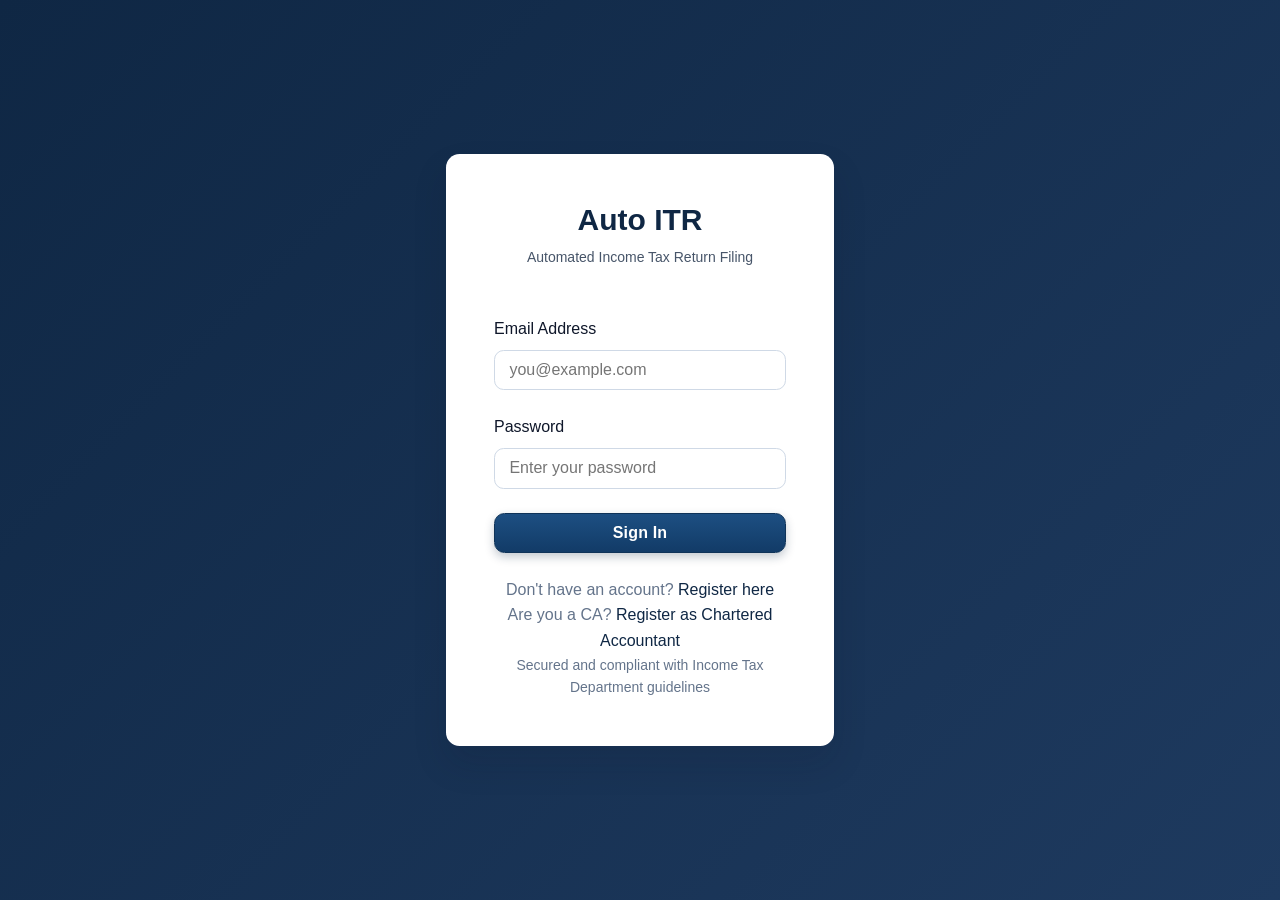
<file: frontend/login.html>
<!DOCTYPE html>
<html lang="en">
<head>
    <meta charset="UTF-8">
    <meta name="viewport" content="width=device-width, initial-scale=1.0">
    <title>Login - Auto ITR</title>
    <link rel="stylesheet" href="css/style.css">
</head>
<body class="login-page">
    <div class="login-container">
        <div class="login-box">
            <!-- Logo and Header -->
            <div class="login-header">
                <h1 class="app-logo">Auto ITR</h1>
                <p class="tagline">Automated Income Tax Return Filing</p>
            </div>

            <!-- Login Form -->
            <form id="loginForm" class="login-form">
                <div class="form-group">
                    <label for="email" class="form-label">Email Address</label>
                    <input 
                        type="email" 
                        id="email" 
                        name="email" 
                        class="form-input"
                        placeholder="you@example.com"
                        required
                        autocomplete="email"
                    >
                    <span class="error-message" id="emailError"></span>
                </div>

                <div class="form-group">
                    <label for="password" class="form-label">Password</label>
                    <input 
                        type="password" 
                        id="password" 
                        name="password" 
                        class="form-input"
                        placeholder="Enter your password"
                        required
                        autocomplete="current-password"
                    >
                    <span class="error-message" id="passwordError"></span>
                </div>

                <!-- Global Error Message -->
                <div id="globalError" class="alert alert-error" style="display: none;"></div>

                <!-- Submit Button -->
                <button type="submit" id="loginBtn" class="btn btn-primary btn-block">
                    <span id="loginBtnText">Sign In</span>
                    <span id="loginBtnLoader" class="btn-loader" style="display: none;"></span>
                </button>
            </form>

            <!-- Footer Links -->
            <div class="login-footer">
                <p class="text-muted">
                    Don't have an account? 
                    <a href="register.html" class="link">Register here</a>
                </p>
                <p class="text-muted">
                    Are you a CA? 
                    <a href="ca-register.html" class="link">Register as Chartered Accountant</a>
                </p>
                <p class="text-muted small">
                    Secured and compliant with Income Tax Department guidelines
                </p>
            </div>
        </div>
    </div>

    <script src="js/api.js"></script>
    <script src="js/auth.js"></script>
    <script src="js/login.js"></script>
</body>
</html>
</file>
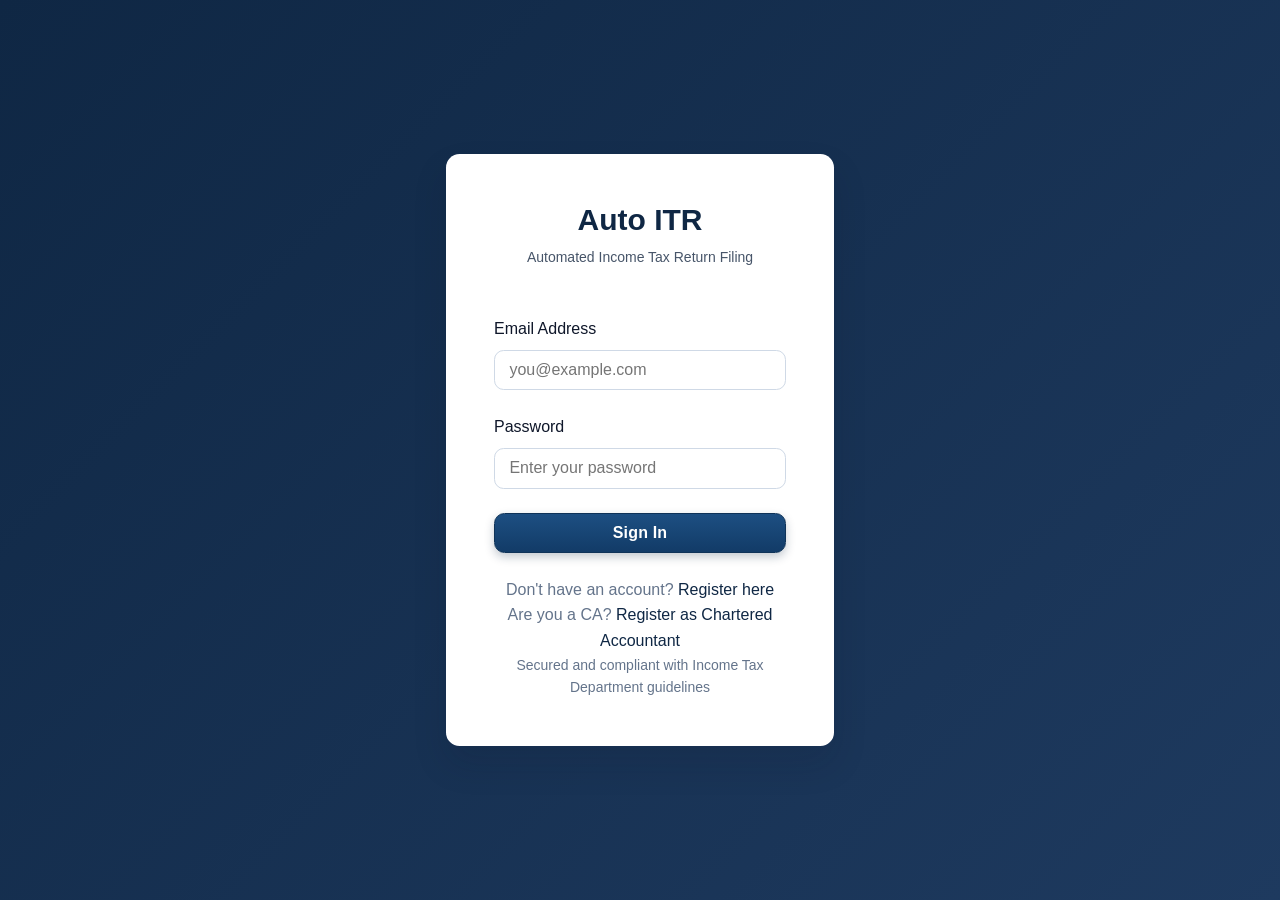
<file: frontend/merge-statements.html>
<!DOCTYPE html>
<html lang="en">
<head>
    <meta charset="UTF-8">
    <meta name="viewport" content="width=device-width, initial-scale=1.0">
    <title>Merge Statements & Calculate ITR - Auto ITR</title>
    <link rel="stylesheet" href="css/style.css">
    <link rel="stylesheet" href="css/chatbot.css">
    <style>
        .step-indicator{display:flex;gap:8px;margin-bottom:24px}
        .step{flex:1;text-align:center;padding:10px;border-radius:8px;background:#e9ecef;font-weight:600;font-size:.85rem;transition:.3s}
        .step.active{background:var(--primary-color,#2563eb);color:#fff}
        .step.done{background:#22c55e;color:#fff}

        .stmt-grid{display:grid;grid-template-columns:repeat(auto-fill,minmax(280px,1fr));gap:16px;margin:16px 0}
        .stmt-card{border:2px solid #e5e7eb;border-radius:12px;padding:16px;cursor:pointer;transition:.2s}
        .stmt-card:hover{border-color:var(--primary-color,#2563eb)}
        .stmt-card.selected{border-color:#22c55e;background:#f0fdf4}
        .stmt-card .name{font-weight:600;font-size:1rem;margin-bottom:4px}
        .stmt-card .meta{font-size:.8rem;color:#6b7280}

        .fy-select{display:flex;align-items:center;gap:12px;margin-bottom:16px}
        .fy-select select{padding:8px 16px;border-radius:8px;border:1px solid #d1d5db;font-size:.95rem}

        .summary-grid{display:grid;grid-template-columns:repeat(auto-fill,minmax(200px,1fr));gap:12px;margin:16px 0}
        .summary-card{background:#f8fafc;border:1px solid #e2e8f0;border-radius:10px;padding:14px;text-align:center}
        .summary-card .label{font-size:.75rem;color:#64748b;text-transform:uppercase;letter-spacing:.5px}
        .summary-card .value{font-size:1.5rem;font-weight:700;margin-top:4px}

        .cat-table{width:100%;border-collapse:collapse;margin:16px 0;font-size:.9rem}
        .cat-table th,.cat-table td{padding:10px 14px;text-align:left;border-bottom:1px solid #e5e7eb}
        .cat-table th{background:#f1f5f9;font-weight:600;font-size:.8rem;text-transform:uppercase;color:#475569}
        .cat-table tr:hover{background:#f8fafc}

        .tax-comparison{display:grid;grid-template-columns:1fr 1fr;gap:20px;margin:20px 0}
        .tax-regime-card{border:2px solid #e5e7eb;border-radius:12px;padding:20px}
        .tax-regime-card.recommended{border-color:#22c55e;background:#f0fdf4}
        .tax-regime-card h3{margin:0 0 12px;font-size:1.1rem}
        .tax-regime-card .badge{display:inline-block;padding:2px 10px;border-radius:99px;font-size:.75rem;font-weight:600;background:#22c55e;color:#fff;margin-left:8px}

        .slab-table{width:100%;border-collapse:collapse;font-size:.85rem;margin:12px 0}
        .slab-table th,.slab-table td{padding:8px;border-bottom:1px solid #e5e7eb;text-align:right}
        .slab-table th{text-align:left;background:#f8fafc;font-size:.75rem;text-transform:uppercase}
        .slab-table td:first-child,.slab-table th:first-child{text-align:left}

        .income-breakdown{display:grid;grid-template-columns:1fr 1fr;gap:12px;margin:16px 0}
        .income-item{display:flex;justify-content:space-between;padding:8px 12px;background:#f8fafc;border-radius:8px}
        .income-item .lbl{color:#475569;font-size:.9rem}
        .income-item .amt{font-weight:600}

        .total-row{font-size:1.3rem;font-weight:700;display:flex;justify-content:space-between;padding:12px 16px;background:var(--primary-color,#2563eb);color:#fff;border-radius:10px;margin-top:12px}

        .action-bar{display:flex;gap:12px;margin-top:24px;padding-top:16px;border-top:1px solid #e5e7eb}
        .select-actions{display:flex;gap:8px;margin:12px 0}

        @media(max-width:768px){
            .tax-comparison{grid-template-columns:1fr}
            .income-breakdown{grid-template-columns:1fr}
        }
    </style>
</head>
<body>
    <nav class="navbar">
        <div class="navbar-brand"><h1 class="app-logo">Auto ITR</h1></div>
        <div class="navbar-user">
            <span class="user-name" id="userName">Loading...</span>
            <button class="btn btn-secondary btn-sm" id="logoutBtn">Logout</button>
        </div>
    </nav>

    <div class="app-layout">
        <aside class="sidebar">
            <ul class="sidebar-menu">
                <li class="sidebar-item"><a href="dashboard.html" class="sidebar-link"><span class="icon">📊</span><span>Dashboard</span></a></li>
                <li class="sidebar-item"><a href="upload.html" class="sidebar-link"><span class="icon">📤</span><span>Upload Statement</span></a></li>
                <li class="sidebar-item active"><a href="merge-statements.html" class="sidebar-link"><span class="icon">🔗</span><span>Merge & Calculate</span></a></li>
                <li class="sidebar-item"><a href="transactions.html" class="sidebar-link"><span class="icon">💳</span><span>Transactions</span></a></li>
                <li class="sidebar-item"><a href="itr-summary.html" class="sidebar-link"><span class="icon">📋</span><span>ITR Summary</span></a></li>
                <li class="sidebar-item"><a href="analytics.html" class="sidebar-link"><span class="icon">📈</span><span>Analytics</span></a></li>
                <li class="sidebar-item"><a href="balance-sheet.html" class="sidebar-link"><span class="icon">📒</span><span>Balance Sheet</span></a></li>
                <li class="sidebar-item" id="caReviewLink" style="display: none;"><a href="ca-review.html" class="sidebar-link"><span class="icon">✓</span><span>CA Review</span></a></li>
                <li class="sidebar-item"><a href="profile.html" class="sidebar-link"><span class="icon">👤</span><span>Profile</span></a></li>
            </ul>
        </aside>

        <main class="main-content">
            <div class="page-header">
                <h2 class="page-title">Merge Statements & Calculate ITR</h2>
                <p class="page-subtitle">Combine monthly bank statements, auto-calculate income tax, and create ITR filing</p>
            </div>

            <!-- Step Indicator -->
            <div class="step-indicator">
                <div class="step active" id="step1Indicator">① Select Statements</div>
                <div class="step" id="step2Indicator">② Review Merged Data</div>
                <div class="step" id="step3Indicator">③ Tax Calculation</div>
            </div>

            <!-- ═══ STEP 1: Select Statements ═══ -->
            <div id="step1" class="card">
                <h3>📄 Select Bank Statements to Merge</h3>
                <p style="color:#6b7280;font-size:.9rem">Select the monthly statements you want to consolidate for the financial year. Overlapping transactions are automatically deduplicated.</p>

                <div class="fy-select">
                    <label><strong>Financial Year:</strong></label>
                    <select id="fySelect">
                        <option value="2024-25" selected>2024-25</option>
                        <option value="2023-24">2023-24</option>
                        <option value="2025-26">2025-26</option>
                    </select>
                </div>

                <div class="select-actions">
                    <button class="btn btn-secondary btn-sm" id="selectAllBtn">Select All</button>
                    <button class="btn btn-secondary btn-sm" id="deselectAllBtn">Deselect All</button>
                    <span id="selectedCount" style="color:#6b7280;font-size:.85rem;line-height:2.2">0 selected</span>
                </div>

                <div class="stmt-grid" id="stmtGrid">
                    <div class="empty-state"><div class="icon">📄</div><p>Loading statements...</p></div>
                </div>

                <div class="action-bar">
                    <button class="btn btn-primary" id="mergeBtn" disabled>🔗 Merge Selected Statements</button>
                </div>
            </div>

            <!-- ═══ STEP 2: Merged Summary ═══ -->
            <div id="step2" class="card" style="display:none">
                <h3>📊 Merged Statement Summary</h3>

                <div class="summary-grid" id="summaryCards"></div>

                <h4 style="margin-top:20px">Category Breakdown</h4>
                <table class="cat-table">
                    <thead><tr><th>Category</th><th>Transactions</th><th>Total Credit (₹)</th><th>Total Debit (₹)</th><th>Net (₹)</th></tr></thead>
                    <tbody id="catBreakdown"></tbody>
                </table>

                <div class="action-bar">
                    <button class="btn btn-secondary" id="backToStep1">← Back</button>
                    <button class="btn btn-secondary" id="downloadMergedPDF">📥 Download PDF</button>
                    <button class="btn btn-secondary" id="downloadMergedJSON">📥 Download JSON</button>
                    <button class="btn btn-primary" id="calcTaxBtn">📐 Calculate Income Tax</button>
                </div>
            </div>

            <!-- ═══ STEP 3: Tax Calculation ═══ -->
            <div id="step3" class="card" style="display:none">
                <h3>🧮 Income Tax Calculation</h3>

                <h4>Income Breakdown</h4>
                <div class="income-breakdown" id="incomeBreakdown"></div>

                <h4 style="margin-top:24px">Tax Comparison — Old vs New Regime</h4>
                <div class="tax-comparison" id="taxComparison"></div>

                <div id="savingsBox" style="margin-top:16px;padding:16px;border-radius:10px;background:#fef3c7;text-align:center;font-size:1rem;display:none"></div>

                <div class="action-bar">
                    <button class="btn btn-secondary" id="backToStep2">← Back</button>
                    <select id="regimeForFiling" style="padding:8px 12px;border-radius:8px;border:1px solid #d1d5db">
                        <option value="new">New Regime</option>
                        <option value="old">Old Regime</option>
                    </select>
                    <button class="btn btn-primary" id="createFilingBtn">📄 Create ITR Filing</button>
                </div>
            </div>

            <!-- Success / result -->
            <div id="filingResult" class="card" style="display:none">
                <div style="text-align:center;padding:32px">
                    <div style="font-size:3rem;margin-bottom:12px">✅</div>
                    <h3 id="filingResultTitle">ITR Filing Created!</h3>
                    <p id="filingResultMsg" style="color:#6b7280;margin:12px 0"></p>
                    <div style="display:flex;gap:12px;justify-content:center;margin-top:20px">
                        <a href="itr-summary.html" class="btn btn-primary">View ITR Summary</a>
                        <button class="btn btn-secondary" id="startOverBtn">Start Over</button>
                    </div>
                </div>
            </div>

        </main>
    </div>

    <script src="js/api.js"></script>
    <script src="js/chatbot.js"></script>
    <script src="js/merge-statements.js"></script>
</body>
</html>
</file>
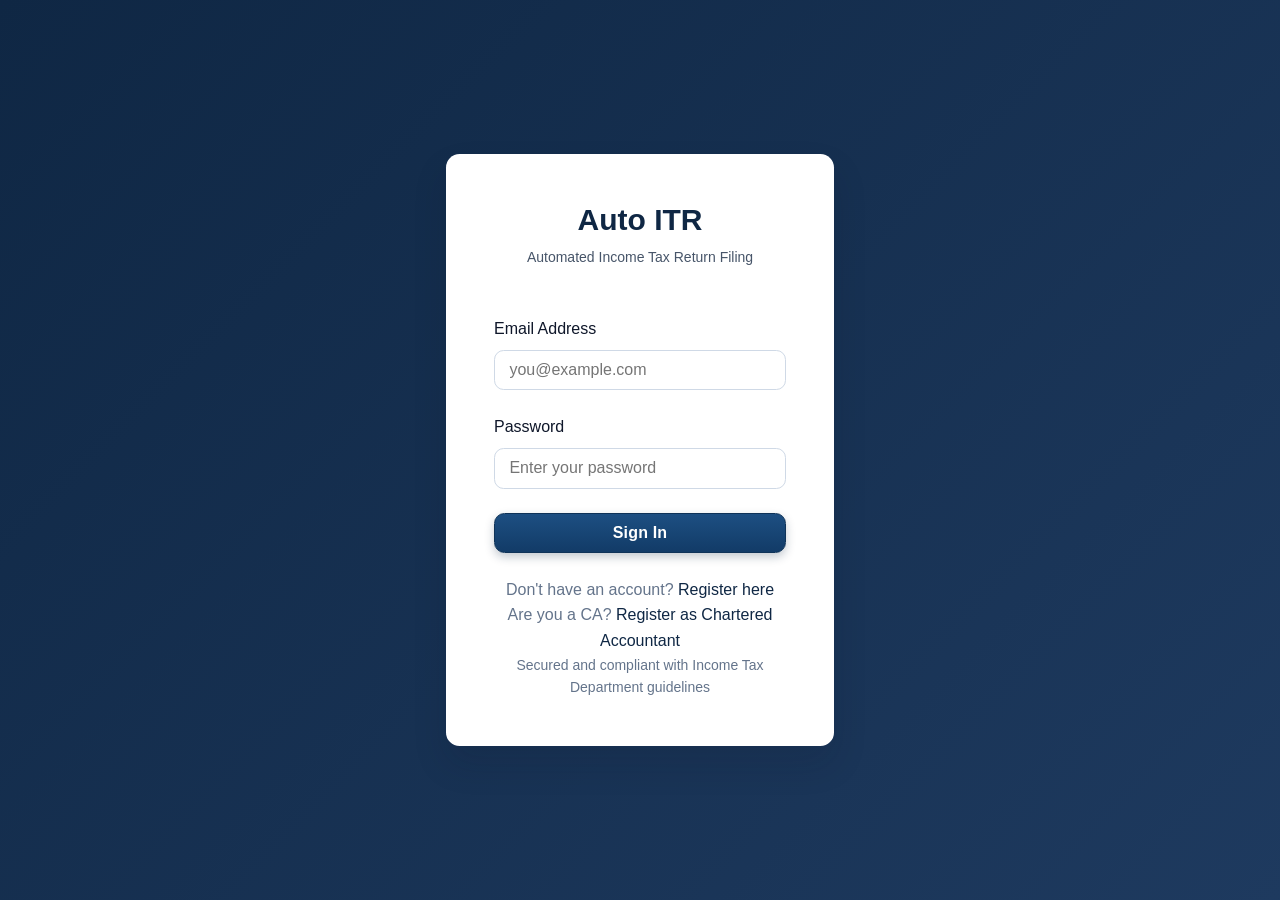
<file: frontend/profile.html>
<!DOCTYPE html>
<html lang="en">
<head>
    <meta charset="UTF-8">
    <meta name="viewport" content="width=device-width, initial-scale=1.0">
    <title>Profile - Auto ITR</title>
    <link rel="stylesheet" href="css/style.css">
    <link rel="stylesheet" href="css/chatbot.css">
    <style>
        .profile-card {
            max-width: 920px;
            margin: 0 auto;
            border-radius: 14px;
            overflow: hidden;
            box-shadow: 0 14px 30px rgba(15, 23, 42, 0.08);
            border: 1px solid #dbe3ee;
        }
        #profileContent .card-body {
            padding: 28px;
        }
        .profile-header {
            display: flex;
            align-items: center;
            gap: 20px;
            margin-bottom: 24px;
            padding-bottom: 24px;
            border-bottom: 1px solid var(--border-color);
            background: linear-gradient(180deg, #f8fbff 0%, #ffffff 100%);
            border-radius: 12px;
            padding: 20px;
        }
        .profile-avatar {
            width: 88px;
            height: 88px;
            border-radius: 50%;
            background: linear-gradient(135deg, #1d4f82 0%, #123b67 100%);
            display: flex;
            align-items: center;
            justify-content: center;
            color: white;
            font-size: 2rem;
            font-weight: 600;
            box-shadow: 0 8px 18px rgba(18, 59, 103, 0.28);
        }
        .profile-info h2 {
            margin-bottom: 4px;
            letter-spacing: -0.02em;
        }
        .profile-info .email {
            color: var(--text-secondary);
        }
        .profile-info .badge {
            display: inline-block;
            padding: 4px 10px;
            border-radius: 12px;
            font-size: 0.75rem;
            font-weight: 500;
            text-transform: uppercase;
            margin-top: 8px;
            border: 1px solid transparent;
        }
        .badge-user { background: #eff6ff; color: #1e40af; border-color: #bfdbfe; }
        .badge-admin { background: #fff7ed; color: #9a3412; border-color: #fdba74; }
        .badge-auditor { background: #ecfdf5; color: #065f46; border-color: #86efac; }
        
        .form-section {
            margin-bottom: 24px;
            background: #ffffff;
            border: 1px solid #dbe3ee;
            border-radius: 12px;
            padding: 18px;
        }
        .form-section-title {
            font-size: 1.02rem;
            font-weight: 600;
            margin-bottom: 16px;
            color: var(--text-primary);
            letter-spacing: 0.01em;
        }
        .form-row {
            display: grid;
            grid-template-columns: 1fr 1fr;
            gap: 16px;
        }
        .form-control {
            width: 100%;
            padding: 0.72rem 0.9rem;
            font-size: 0.95rem;
            border: 1px solid #cbd5e1;
            border-radius: 10px;
            background: #fff;
            color: var(--text-primary);
            transition: border-color 0.2s, box-shadow 0.2s, background-color 0.2s;
        }
        .form-control:hover {
            border-color: #94a3b8;
            background: #fbfdff;
        }
        .form-control:focus {
            outline: none;
            border-color: #3b82f6;
            box-shadow: 0 0 0 3px rgba(59, 130, 246, 0.15);
        }
        @media (max-width: 500px) {
            .form-row { grid-template-columns: 1fr; }
        }
        .account-info {
            display: grid;
            grid-template-columns: 1fr 1fr;
            gap: 10px;
            background: #f8fbff;
            padding: 16px;
            border-radius: 10px;
            margin-top: 16px;
            border: 1px solid #dbe7f5;
        }
        .account-info-item {
            display: flex;
            justify-content: space-between;
            gap: 12px;
            padding: 10px 12px;
            border: 1px solid #e2e8f0;
            border-radius: 8px;
            background: #fff;
        }
        .account-info-label { color: var(--text-secondary); font-size: 0.875rem; }
        .account-info-value { font-weight: 500; }
        .status-active { color: var(--accent-success); }
        .status-inactive { color: var(--accent-error); }
        
        .btn-group {
            display: flex;
            gap: 12px;
            margin-top: 24px;
            justify-content: flex-end;
        }
        .spinner {
            width: 24px; height: 24px;
            border: 3px solid var(--border-color);
            border-top-color: var(--primary-color);
            border-radius: 50%;
            animation: spin .7s linear infinite;
            margin: 40px auto;
        }
        @keyframes spin { to { transform: rotate(360deg); } }
        .success-message {
            background: #ecfdf5;
            color: #065f46;
            padding: 12px 16px;
            border-radius: 10px;
            border: 1px solid #86efac;
            margin-bottom: 16px;
            display: none;
        }
        .error-message {
            background: #fef2f2;
            color: #991b1b;
            padding: 12px 16px;
            border-radius: 10px;
            border: 1px solid #fca5a5;
            margin-bottom: 16px;
            display: none;
        }
        @media (max-width: 860px) {
            .account-info { grid-template-columns: 1fr; }
        }
        /* CA-specific styling */
        .ca-navbar {
            background: linear-gradient(135deg, #0A2540 0%, #1e3a5f 100%);
        }
        .ca-badge {
            display: inline-flex;
            align-items: center;
            gap: 6px;
            background: rgba(255,255,255,0.15);
            padding: 4px 12px;
            border-radius: 20px;
            font-size: 0.75rem;
            color: #93c5fd;
            margin-left: 12px;
        }
        .ca-badge::before {
            content: "✓";
            display: inline-flex;
            align-items: center;
            justify-content: center;
            width: 16px;
            height: 16px;
            background: #10B981;
            color: white;
            border-radius: 50%;
            font-size: 10px;
        }
    </style>
</head>
<body>
    <!-- Top Navigation -->
    <nav class="navbar" id="mainNavbar">
        <div class="navbar-brand">
            <h1 class="app-logo">Auto ITR</h1>
            <span class="ca-badge" id="caBadge" style="display:none">Chartered Accountant</span>
        </div>
        <div class="navbar-user">
            <span class="user-name" id="userName">Loading...</span>
            <button class="btn btn-secondary btn-sm" id="logoutBtn">Logout</button>
        </div>
    </nav>

    <div class="app-layout">
        <!-- Regular User Sidebar -->
        <aside class="sidebar" id="userSidebar">
            <ul class="sidebar-menu">
                <li class="sidebar-item">
                    <a href="dashboard.html" class="sidebar-link">
                        <span class="icon">📊</span>
                        <span>Dashboard</span>
                    </a>
                </li>
                <li class="sidebar-item">
                    <a href="upload.html" class="sidebar-link">
                        <span class="icon">📤</span>
                        <span>Upload Statement</span>
                    </a>
                </li>
                <li class="sidebar-item">
                    <a href="merge-statements.html" class="sidebar-link">
                        <span class="icon">🔗</span>
                        <span>Merge & Calculate</span>
                    </a>
                </li>
                <li class="sidebar-item">
                    <a href="transactions.html" class="sidebar-link">
                        <span class="icon">💳</span>
                        <span>Transactions</span>
                    </a>
                </li>
                <li class="sidebar-item">
                    <a href="itr-summary.html" class="sidebar-link">
                        <span class="icon">📋</span>
                        <span>ITR Summary</span>
                    </a>
                </li>
                <li class="sidebar-item">
                    <a href="analytics.html" class="sidebar-link">
                        <span class="icon">📈</span>
                        <span>Analytics</span>
                    </a>
                </li>
                <li class="sidebar-item">
                    <a href="balance-sheet.html" class="sidebar-link">
                        <span class="icon">📒</span>
                        <span>Balance Sheet</span>
                    </a>
                </li>
                <li class="sidebar-item active">
                    <a href="profile.html" class="sidebar-link">
                        <span class="icon">👤</span>
                        <span>Profile</span>
                    </a>
                </li>
            </ul>
        </aside>

        <!-- CA Sidebar (hidden by default) -->
        <aside class="sidebar ca-sidebar" id="caSidebar" style="display:none">
            <ul class="sidebar-menu">
                <li class="sidebar-section-title" style="padding:12px 16px 8px;font-size:0.7rem;text-transform:uppercase;letter-spacing:1px;color:var(--text-muted);font-weight:600;">Review</li>
                <li class="sidebar-item">
                    <a href="ca-review.html" class="sidebar-link">
                        <span class="icon">📋</span>
                        <span>Dashboard</span>
                    </a>
                </li>
                <li class="sidebar-section-title" style="padding:12px 16px 8px;font-size:0.7rem;text-transform:uppercase;letter-spacing:1px;color:var(--text-muted);font-weight:600;">Account</li>
                <li class="sidebar-item active">
                    <a href="profile.html" class="sidebar-link">
                        <span class="icon">👤</span>
                        <span>My Profile</span>
                    </a>
                </li>
            </ul>
        </aside>

        <!-- Main Content -->
        <main class="main-content">
            <div class="page-header">
                <h2 class="page-title">My Profile</h2>
                <p class="page-subtitle">View and update your account information</p>
            </div>

            <!-- Loading State -->
            <div id="loadingState">
                <div class="spinner"></div>
            </div>

            <!-- Profile Content -->
            <div id="profileContent" style="display: none;">
                <div class="card profile-card">
                    <div class="card-body">
                        <!-- Profile Header -->
                        <div class="profile-header">
                            <div class="profile-avatar" id="profileAvatar">U</div>
                            <div class="profile-info">
                                <h2 id="profileName">-</h2>
                                <p class="email" id="profileEmail">-</p>
                                <span class="badge badge-user" id="profileRole">User</span>
                            </div>
                        </div>

                        <!-- Messages -->
                        <div class="success-message" id="successMessage">Profile updated successfully!</div>
                        <div class="error-message" id="errorMessage">Error updating profile.</div>

                        <!-- Edit Form -->
                        <form id="profileForm">
                            <div class="form-section">
                                <h4 class="form-section-title">Personal Information</h4>
                                <div class="form-group">
                                    <label class="form-label">Full Name</label>
                                    <input type="text" class="form-control" id="fullName" placeholder="Enter your full name" required minlength="2" maxlength="100">
                                </div>
                                <div class="form-row">
                                    <div class="form-group">
                                        <label class="form-label">Phone Number</label>
                                        <input type="tel" class="form-control" id="phoneNumber" placeholder="10-digit mobile number" pattern="[6-9][0-9]{9}">
                                        <small class="text-muted">Indian mobile number starting with 6-9</small>
                                    </div>
                                    <div class="form-group">
                                        <label class="form-label">PAN Number</label>
                                        <input type="text" class="form-control" id="panNumber" placeholder="ABCDE1234F" pattern="[A-Z]{5}[0-9]{4}[A-Z]{1}" style="text-transform: uppercase;">
                                        <small class="text-muted">Format: ABCDE1234F</small>
                                    </div>
                                </div>
                            </div>

                            <div class="form-section">
                                <h4 class="form-section-title">Account Information</h4>
                                <div class="account-info">
                                    <div class="account-info-item">
                                        <span class="account-info-label">Email Address</span>
                                        <span class="account-info-value" id="accountEmail">-</span>
                                    </div>
                                    <div class="account-info-item">
                                        <span class="account-info-label">Account Status</span>
                                        <span class="account-info-value" id="accountStatus">-</span>
                                    </div>
                                    <div class="account-info-item">
                                        <span class="account-info-label">Email Verified</span>
                                        <span class="account-info-value" id="accountVerified">-</span>
                                    </div>
                                    <div class="account-info-item">
                                        <span class="account-info-label">Member Since</span>
                                        <span class="account-info-value" id="accountCreated">-</span>
                                    </div>
                                    <div class="account-info-item">
                                        <span class="account-info-label">Last Login</span>
                                        <span class="account-info-value" id="accountLastLogin">-</span>
                                    </div>
                                </div>
                            </div>

                            <div class="btn-group">
                                <button type="submit" class="btn btn-primary" id="saveBtn">Save Changes</button>
                                <button type="button" class="btn btn-secondary" id="resetBtn">Reset</button>
                            </div>
                        </form>
                    </div>
                </div>
            </div>
        </main>
    </div>

    <script src="js/api.js"></script>
    <script src="js/chatbot.js"></script>
    <script>
        let currentUser = null;

        // Check authentication
        document.addEventListener('DOMContentLoaded', async () => {
            const token = localStorage.getItem('authToken');
            if (!token) {
                window.location.href = 'login.html';
                return;
            }

            try {
                currentUser = await API.users.getProfile();
                displayUserInfo();
                loadProfile();
            } catch (e) {
                console.error('Auth error:', e);
                window.location.href = 'login.html';
            }
        });

        function displayUserInfo() {
            document.getElementById('userName').textContent = currentUser.full_name || currentUser.email;
            
            // Show CA-specific UI for auditors/admins
            const role = String(currentUser.role || '').toLowerCase();
            if (role === 'auditor' || role === 'admin') {
                // Show CA sidebar, hide user sidebar
                document.getElementById('userSidebar').style.display = 'none';
                document.getElementById('caSidebar').style.display = '';
                // Add CA navbar styling
                document.getElementById('mainNavbar').classList.add('ca-navbar');
                document.getElementById('caBadge').style.display = '';
            }
        }

        function loadProfile() {
            // Hide loading, show content
            document.getElementById('loadingState').style.display = 'none';
            document.getElementById('profileContent').style.display = '';

            // Profile header
            const initials = (currentUser.full_name || currentUser.email)
                .split(' ')
                .map(n => n[0])
                .join('')
                .toUpperCase()
                .substring(0, 2);
            document.getElementById('profileAvatar').textContent = initials;
            document.getElementById('profileName').textContent = currentUser.full_name || '-';
            document.getElementById('profileEmail').textContent = currentUser.email;

            // Role badge
            const roleBadge = document.getElementById('profileRole');
            roleBadge.textContent = currentUser.role.charAt(0).toUpperCase() + currentUser.role.slice(1);
            roleBadge.className = 'badge badge-' + currentUser.role;

            // Form fields
            document.getElementById('fullName').value = currentUser.full_name || '';
            document.getElementById('phoneNumber').value = currentUser.phone_number || '';
            document.getElementById('panNumber').value = currentUser.pan_number || '';

            // Account info
            document.getElementById('accountEmail').textContent = currentUser.email;
            document.getElementById('accountStatus').innerHTML = currentUser.is_active 
                ? '<span class="status-active">Active</span>' 
                : '<span class="status-inactive">Inactive</span>';
            document.getElementById('accountVerified').innerHTML = currentUser.is_verified 
                ? '<span class="status-active">Yes</span>' 
                : '<span class="status-inactive">No</span>';
            document.getElementById('accountCreated').textContent = formatDate(currentUser.created_at);
            document.getElementById('accountLastLogin').textContent = currentUser.last_login 
                ? formatDate(currentUser.last_login) 
                : 'Never';
        }

        function formatDate(dateStr) {
            if (!dateStr) return '-';
            const d = new Date(dateStr);
            return d.toLocaleDateString('en-IN', {
                day: 'numeric',
                month: 'short',
                year: 'numeric',
                hour: '2-digit',
                minute: '2-digit'
            });
        }

        // Form submission
        document.getElementById('profileForm').addEventListener('submit', async (e) => {
            e.preventDefault();
            
            const saveBtn = document.getElementById('saveBtn');
            const successMsg = document.getElementById('successMessage');
            const errorMsg = document.getElementById('errorMessage');
            
            // Hide messages
            successMsg.style.display = 'none';
            errorMsg.style.display = 'none';
            
            // Get form data
            const data = {
                full_name: document.getElementById('fullName').value.trim(),
                phone_number: document.getElementById('phoneNumber').value.trim() || null,
                pan_number: document.getElementById('panNumber').value.trim().toUpperCase() || null
            };

            // Validate
            if (data.full_name.length < 2) {
                errorMsg.textContent = 'Full name must be at least 2 characters';
                errorMsg.style.display = 'block';
                return;
            }

            if (data.phone_number && !/^[6-9][0-9]{9}$/.test(data.phone_number)) {
                errorMsg.textContent = 'Please enter a valid 10-digit mobile number starting with 6-9';
                errorMsg.style.display = 'block';
                return;
            }

            if (data.pan_number && !/^[A-Z]{5}[0-9]{4}[A-Z]{1}$/.test(data.pan_number)) {
                errorMsg.textContent = 'Please enter a valid PAN number (Format: ABCDE1234F)';
                errorMsg.style.display = 'block';
                return;
            }

            try {
                saveBtn.disabled = true;
                saveBtn.textContent = 'Saving...';

                currentUser = await API.users.updateProfile(data);
                
                // Update localStorage
                localStorage.setItem('userData', JSON.stringify(currentUser));
                
                // Refresh display
                displayUserInfo();
                loadProfile();

                successMsg.style.display = 'block';
                setTimeout(() => { successMsg.style.display = 'none'; }, 3000);
            } catch (err) {
                errorMsg.textContent = err.message || 'Error updating profile';
                errorMsg.style.display = 'block';
            } finally {
                saveBtn.disabled = false;
                saveBtn.textContent = 'Save Changes';
            }
        });

        // Reset button
        document.getElementById('resetBtn').addEventListener('click', () => {
            document.getElementById('successMessage').style.display = 'none';
            document.getElementById('errorMessage').style.display = 'none';
            loadProfile();
        });

        // Logout
        document.getElementById('logoutBtn').addEventListener('click', () => {
            localStorage.removeItem('authToken');
            localStorage.removeItem('userData');
            window.location.href = 'login.html';
        });
    </script>
</body>
</html>
</file>
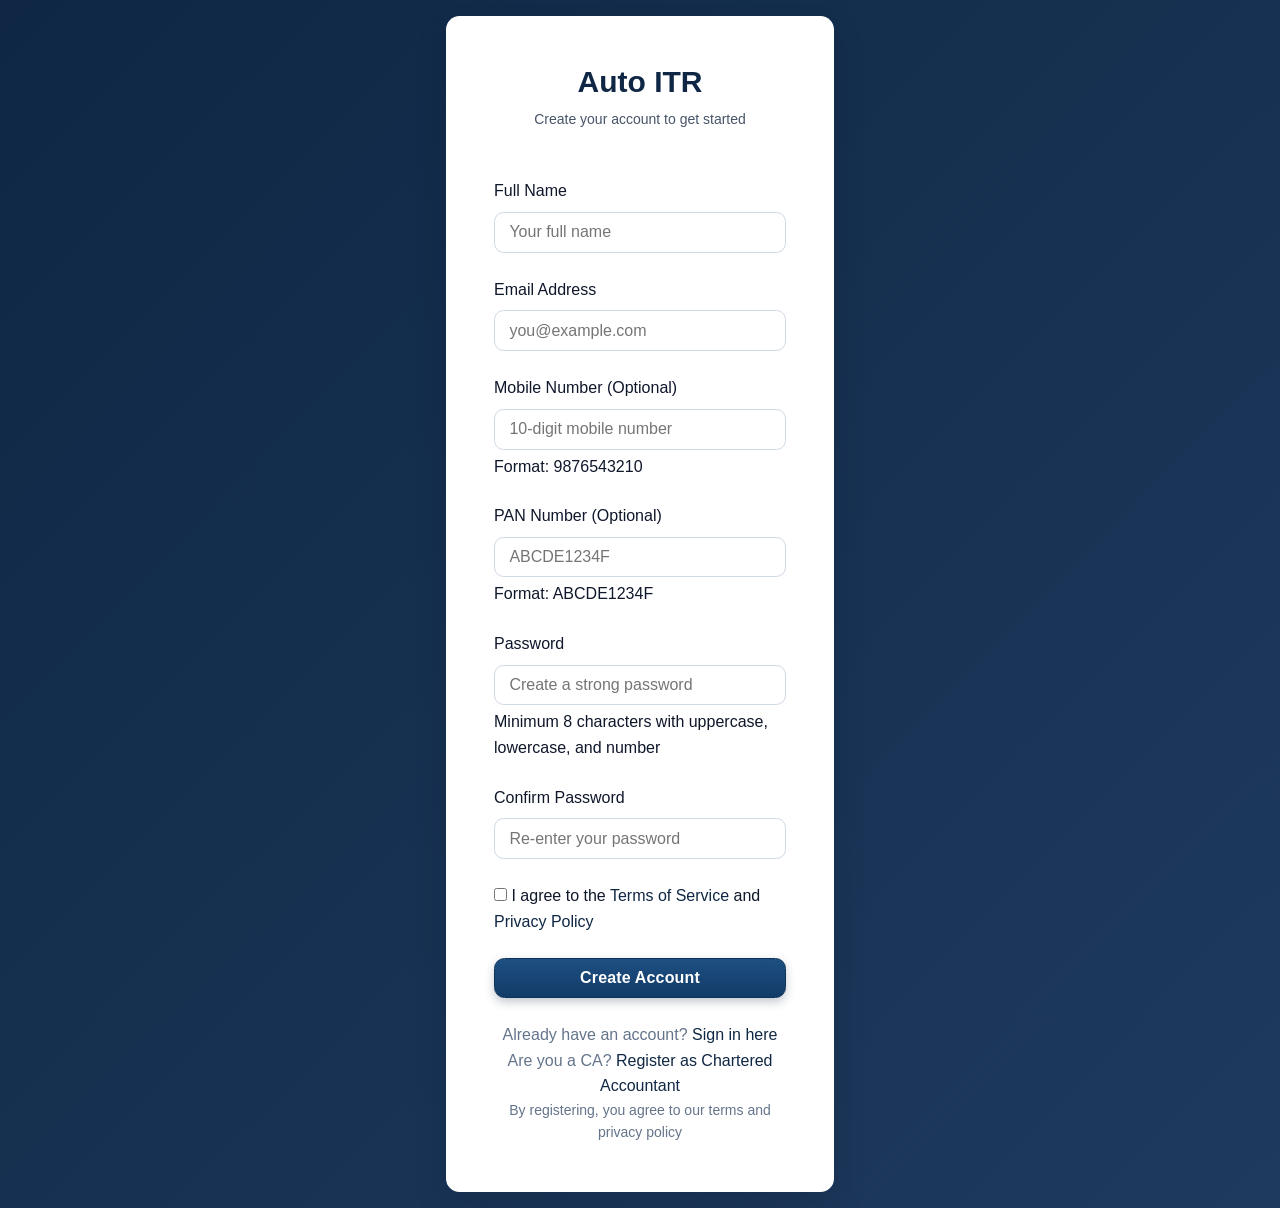
<file: frontend/register.html>
<!DOCTYPE html>
<html lang="en">
<head>
    <meta charset="UTF-8">
    <meta name="viewport" content="width=device-width, initial-scale=1.0">
    <title>Register - Auto ITR</title>
    <link rel="stylesheet" href="css/style.css">
</head>
<body class="login-page">
    <div class="login-container">
        <div class="login-box register-box">
            <!-- Logo and Header -->
            <div class="login-header">
                <h1 class="app-logo">Auto ITR</h1>
                <p class="tagline">Create your account to get started</p>
            </div>

            <!-- Registration Form -->
            <form id="registerForm" class="login-form">
                <div class="form-group">
                    <label for="fullName" class="form-label">Full Name</label>
                    <input 
                        type="text" 
                        id="fullName" 
                        name="fullName" 
                        class="form-input"
                        placeholder="Your full name"
                        required
                        autocomplete="name"
                    >
                    <span class="error-message" id="fullNameError"></span>
                </div>

                <div class="form-group">
                    <label for="email" class="form-label">Email Address</label>
                    <input 
                        type="email" 
                        id="email" 
                        name="email" 
                        class="form-input"
                        placeholder="you@example.com"
                        required
                        autocomplete="email"
                    >
                    <span class="error-message" id="emailError"></span>
                </div>

                <div class="form-group">
                    <label for="phone" class="form-label">Mobile Number (Optional)</label>
                    <input 
                        type="tel" 
                        id="phone" 
                        name="phone" 
                        class="form-input"
                        placeholder="10-digit mobile number"
                        maxlength="10"
                        autocomplete="tel"
                    >
                    <span class="error-message" id="phoneError"></span>
                    <span class="helper-text">Format: 9876543210</span>
                </div>

                <div class="form-group">
                    <label for="pan" class="form-label">PAN Number (Optional)</label>
                    <input 
                        type="text" 
                        id="pan" 
                        name="pan" 
                        class="form-input"
                        placeholder="ABCDE1234F"
                        maxlength="10"
                        style="text-transform: uppercase"
                    >
                    <span class="error-message" id="panError"></span>
                    <span class="helper-text">Format: ABCDE1234F</span>
                </div>

                <div class="form-group">
                    <label for="password" class="form-label">Password</label>
                    <input 
                        type="password" 
                        id="password" 
                        name="password" 
                        class="form-input"
                        placeholder="Create a strong password"
                        required
                        autocomplete="new-password"
                    >
                    <span class="error-message" id="passwordError"></span>
                    <span class="helper-text">Minimum 8 characters with uppercase, lowercase, and number</span>
                </div>

                <div class="form-group">
                    <label for="confirmPassword" class="form-label">Confirm Password</label>
                    <input 
                        type="password" 
                        id="confirmPassword" 
                        name="confirmPassword" 
                        class="form-input"
                        placeholder="Re-enter your password"
                        required
                        autocomplete="new-password"
                    >
                    <span class="error-message" id="confirmPasswordError"></span>
                </div>

                <div class="form-group">
                    <label class="checkbox-label">
                        <input type="checkbox" id="agreeTerms" required>
                        <span>I agree to the <a href="#" class="link">Terms of Service</a> and <a href="#" class="link">Privacy Policy</a></span>
                    </label>
                    <span class="error-message" id="agreeTermsError"></span>
                </div>

                <!-- Global Error Message -->
                <div id="globalError" class="alert alert-error" style="display: none;"></div>

                <!-- Global Success Message -->
                <div id="globalSuccess" class="alert alert-success" style="display: none;"></div>

                <!-- Submit Button -->
                <button type="submit" id="registerBtn" class="btn btn-primary btn-block">
                    <span id="registerBtnText">Create Account</span>
                    <span id="registerBtnLoader" class="btn-loader" style="display: none;"></span>
                </button>
            </form>

            <!-- Footer Links -->
            <div class="login-footer">
                <p class="text-muted">
                    Already have an account? 
                    <a href="login.html" class="link">Sign in here</a>
                </p>
                <p class="text-muted">
                    Are you a CA? 
                    <a href="ca-register.html" class="link">Register as Chartered Accountant</a>
                </p>
                <p class="text-muted small">
                    By registering, you agree to our terms and privacy policy
                </p>
            </div>
        </div>
    </div>

    <script src="js/api.js"></script>
    <script src="js/auth.js"></script>
    <script src="js/register.js"></script>
</body>
</html>
</file>
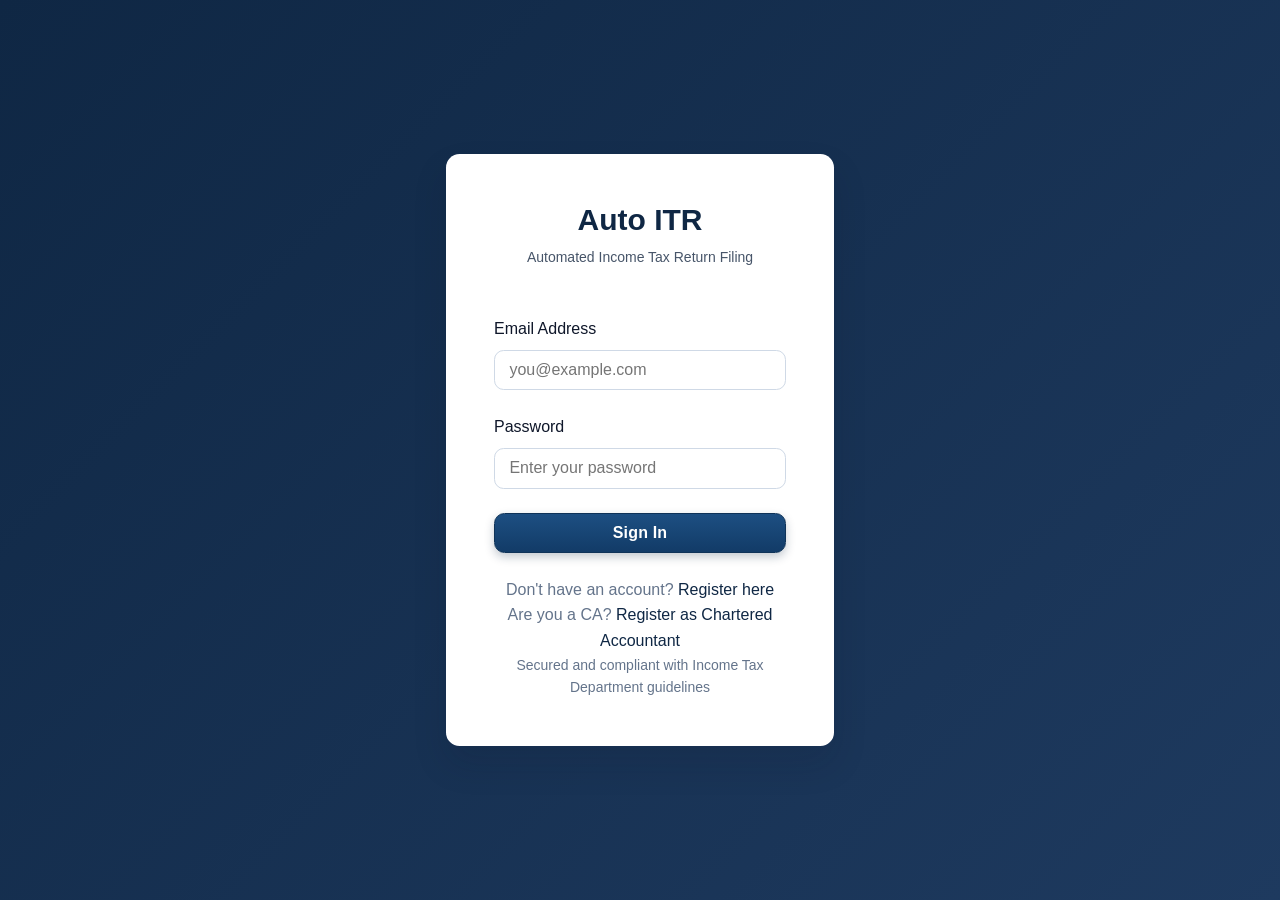
<file: frontend/transactions.html>
<!DOCTYPE html>
<html lang="en">
<head>
    <meta charset="UTF-8">
    <meta name="viewport" content="width=device-width, initial-scale=1.0">
    <title>Transactions - Auto ITR</title>
    <link rel="stylesheet" href="css/style.css">
    <link rel="stylesheet" href="css/chatbot.css">
</head>
<body>
    <!-- Top Navigation -->
    <nav class="navbar">
        <div class="navbar-brand">
            <h1 class="app-logo">Auto ITR</h1>
        </div>
        <div class="navbar-user">
            <span class="user-name" id="userName">Loading...</span>
            <button class="btn btn-secondary btn-sm" id="logoutBtn">Logout</button>
        </div>
    </nav>

    <div class="app-layout">
        <!-- Sidebar Navigation -->
        <aside class="sidebar">
            <ul class="sidebar-menu">
                <li class="sidebar-item">
                    <a href="dashboard.html" class="sidebar-link">
                        <span class="icon">📊</span>
                        <span>Dashboard</span>
                    </a>
                </li>
                <li class="sidebar-item">
                    <a href="upload.html" class="sidebar-link">
                        <span class="icon">📤</span>
                        <span>Upload Statement</span>
                    </a>
                </li>
                <li class="sidebar-item">
                    <a href="merge-statements.html" class="sidebar-link">
                        <span class="icon">🔗</span>
                        <span>Merge & Calculate</span>
                    </a>
                </li>
                <li class="sidebar-item active">
                    <a href="transactions.html" class="sidebar-link">
                        <span class="icon">💳</span>
                        <span>Transactions</span>
                    </a>
                </li>
                <li class="sidebar-item">
                    <a href="itr-summary.html" class="sidebar-link">
                        <span class="icon">📋</span>
                        <span>ITR Summary</span>
                    </a>
                </li>
                <li class="sidebar-item">
                    <a href="analytics.html" class="sidebar-link">
                        <span class="icon">📈</span>
                        <span>Analytics</span>
                    </a>
                </li>
                <li class="sidebar-item">
                    <a href="balance-sheet.html" class="sidebar-link">
                        <span class="icon">📒</span>
                        <span>Balance Sheet</span>
                    </a>
                </li>
                <li class="sidebar-item" id="caReviewLink" style="display: none;">
                    <a href="ca-review.html" class="sidebar-link">
                        <span class="icon">✓</span>
                        <span>CA Review</span>
                    </a>
                </li>
                <li class="sidebar-item">
                    <a href="profile.html" class="sidebar-link">
                        <span class="icon">👤</span>
                        <span>Profile</span>
                    </a>
                </li>
            </ul>
        </aside>

        <!-- Main Content -->
        <main class="main-content">
            <div class="page-header">
                <h2 class="page-title">Review Transactions</h2>
                <p class="page-subtitle">Review and categorize your transactions for accurate tax calculation</p>
            </div>

            <!-- Statement Selector -->
            <div class="card">
                <div class="card-body">
                    <div id="statementSelectorContainer">
                        <p class="text-muted">Loading statements…</p>
                    </div>
                    <div id="uncategorizedCount" style="margin-top:8px;color:var(--accent-warning);font-weight:500"></div>
                </div>
            </div>

            <!-- Filters and Search -->
            <div class="card">
                <div class="card-body">
                    <div class="filters-row">
                        <div class="filter-group">
                            <input 
                                type="text" 
                                id="searchInput" 
                                class="form-input" 
                                placeholder="Search transactions..."
                            >
                        </div>
                        <div class="filter-group">
                            <select id="categoryFilter" class="form-select">
                                <option value="">All Categories</option>
                                <option value="uncategorized">Uncategorized</option>
                                <option value="salary">Salary</option>
                                <option value="interest">Interest</option>
                                <option value="deduction_80c">Deduction 80C</option>
                                <option value="deduction_80d">Deduction 80D</option>
                                <option value="expense">Expense</option>
                                <option value="transfer">Transfer</option>
                            </select>
                        </div>
                        <div class="filter-group">
                            <button class="btn btn-secondary" id="filterBtn">Apply Filters</button>
                        </div>
                        <div class="filter-group" style="margin-left: auto;">
                            <button class="btn btn-secondary" id="autoCategorizeBtn" title="AI Auto-categorize uncategorized transactions">
                                🤖 Auto-Categorize
                            </button>
                            <button class="btn btn-secondary" id="detectAnomaliesBtn" title="Detect unusual transactions">
                                🔍 Detect Anomalies
                            </button>
                        </div>
                    </div>
                </div>
            </div>

            <!-- Anomaly Alert Banner -->
            <div id="anomalyAlert" class="alert alert-warning" style="display: none;">
                <div style="display: flex; justify-content: space-between; align-items: center;">
                    <div>
                        <strong>⚠️ Anomalies Detected</strong> - <span id="anomalyCount">0</span> unusual transactions found.
                    </div>
                    <button class="btn btn-sm btn-secondary" id="viewAnomaliesBtn">View Details</button>
                </div>
            </div>

            <!-- Unsaved Changes Warning -->
            <div id="unsavedWarning" class="alert alert-warning" style="display: none;">
                <strong>⚠️ Unsaved Changes</strong> - You have unsaved category changes. Please save or discard them.
            </div>

            <!-- Transactions Table -->
            <div class="card">
                <div class="card-body">
                    <div class="table-container">
                        <table class="data-table" id="transactionsTable">
                            <thead>
                                <tr>
                                    <th>Date</th>
                                    <th>Description</th>
                                    <th>Debit</th>
                                    <th>Credit</th>
                                    <th>Balance</th>
                                    <th>Category</th>
                                    <th>Actions</th>
                                </tr>
                            </thead>
                            <tbody id="transactionsBody">
                                <tr>
                                    <td colspan="7" class="text-center text-muted">
                                        Loading transactions...
                                    </td>
                                </tr>
                            </tbody>
                        </table>
                    </div>

                    <!-- Pagination -->
                    <div class="pagination" id="pagination">
                        <!-- Dynamically populated -->
                    </div>
                </div>
            </div>

            <!-- Action Buttons -->
            <div class="action-bar">
                <button class="btn btn-primary" id="saveChangesBtn" disabled>
                    Save Changes
                </button>
                <button class="btn btn-secondary" id="discardChangesBtn" disabled>
                    Discard Changes
                </button>
                <button class="btn btn-secondary" id="exportTxnPDF">📥 Export PDF</button>
                <button class="btn btn-secondary" id="exportTxnJSON">📥 Export JSON</button>
            </div>
        </main>
    </div>

    <!-- Category Edit Modal -->
    <div id="categoryModal" class="modal" style="display: none;">
        <div class="modal-content">
            <div class="modal-header">
                <h3>Edit Transaction Category</h3>
                <button class="modal-close" id="closeModal">&times;</button>
            </div>
            <div class="modal-body">
                <div class="form-group">
                    <label class="form-label">Transaction</label>
                    <p id="modalTransactionInfo" class="text-muted"></p>
                </div>
                <div class="form-group">
                    <label for="modalCategory" class="form-label">Category</label>
                    <select id="modalCategory" class="form-select">
                        <option value="uncategorized">Uncategorized</option>
                        <option value="salary">Salary</option>
                        <option value="interest">Interest Income</option>
                        <option value="dividend">Dividend</option>
                        <option value="rental_income">Rental Income</option>
                        <option value="business_income">Business Income</option>
                        <option value="deduction_80c">Deduction 80C</option>
                        <option value="deduction_80d">Deduction 80D</option>
                        <option value="home_loan_interest">Home Loan Interest</option>
                        <option value="donation">Donation</option>
                        <option value="expense">Expense</option>
                        <option value="transfer">Transfer</option>
                    </select>
                </div>
                <div class="form-group">
                    <label for="modalNotes" class="form-label">Notes (Optional)</label>
                    <textarea 
                        id="modalNotes" 
                        class="form-input" 
                        rows="3"
                        placeholder="Add notes about this transaction..."></textarea>
                </div>
            </div>
            <div class="modal-footer">
                <button class="btn btn-secondary" id="cancelModalBtn">Cancel</button>
                <button class="btn btn-primary" id="saveModalBtn">Save</button>
            </div>
        </div>
    </div>

    <script src="js/api.js"></script>
    <script src="js/auth.js"></script>
    <script src="js/chatbot.js"></script>
    <script src="js/transactions.js"></script>
</body>
</html>
</file>
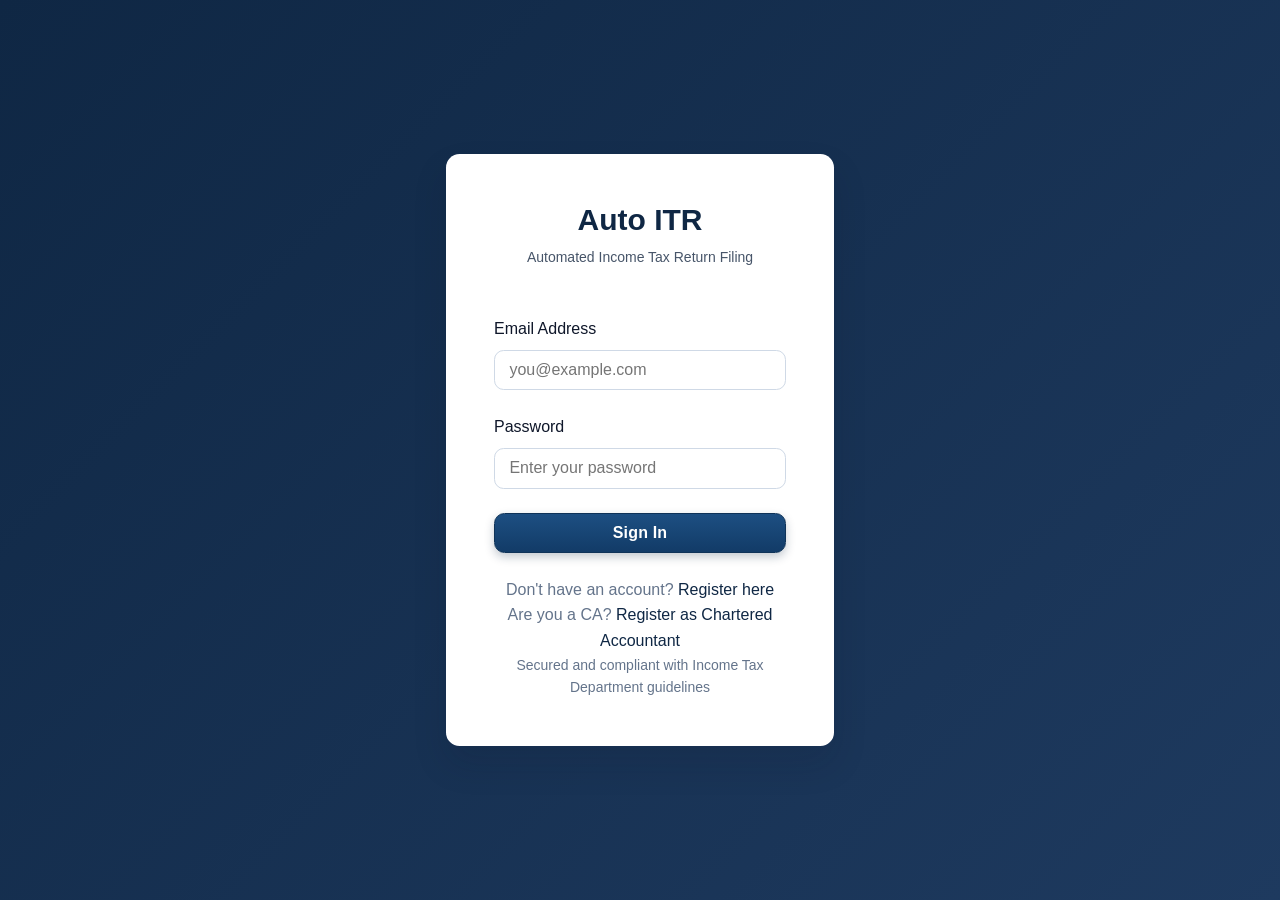
<file: frontend/upload.html>
<!DOCTYPE html>
<html lang="en">
<head>
    <meta charset="UTF-8">
    <meta name="viewport" content="width=device-width, initial-scale=1.0">
    <title>Upload Bank Statement - Auto ITR</title>
    <link rel="stylesheet" href="css/style.css">
    <link rel="stylesheet" href="css/chatbot.css">
</head>
<body>
    <!-- Top Navigation -->
    <nav class="navbar">
        <div class="navbar-brand">
            <h1 class="app-logo">Auto ITR</h1>
        </div>
        <div class="navbar-user">
            <span class="user-name" id="userName">Loading...</span>
            <button class="btn btn-secondary btn-sm" id="logoutBtn">Logout</button>
        </div>
    </nav>

    <div class="app-layout">
        <!-- Sidebar Navigation -->
        <aside class="sidebar">
            <ul class="sidebar-menu">
                <li class="sidebar-item">
                    <a href="dashboard.html" class="sidebar-link">
                        <span class="icon">📊</span>
                        <span>Dashboard</span>
                    </a>
                </li>
                <li class="sidebar-item active">
                    <a href="upload.html" class="sidebar-link">
                        <span class="icon">📤</span>
                        <span>Upload Statement</span>
                    </a>
                </li>
                <li class="sidebar-item">
                    <a href="merge-statements.html" class="sidebar-link">
                        <span class="icon">🔗</span>
                        <span>Merge & Calculate</span>
                    </a>
                </li>
                <li class="sidebar-item">
                    <a href="transactions.html" class="sidebar-link">
                        <span class="icon">💳</span>
                        <span>Transactions</span>
                    </a>
                </li>
                <li class="sidebar-item">
                    <a href="itr-summary.html" class="sidebar-link">
                        <span class="icon">📋</span>
                        <span>ITR Summary</span>
                    </a>
                </li>
                <li class="sidebar-item">
                    <a href="analytics.html" class="sidebar-link">
                        <span class="icon">📈</span>
                        <span>Analytics</span>
                    </a>
                </li>
                <li class="sidebar-item">
                    <a href="balance-sheet.html" class="sidebar-link">
                        <span class="icon">📒</span>
                        <span>Balance Sheet</span>
                    </a>
                </li>
                <li class="sidebar-item" id="caReviewLink" style="display: none;">
                    <a href="ca-review.html" class="sidebar-link">
                        <span class="icon">✓</span>
                        <span>CA Review</span>
                    </a>
                </li>
                <li class="sidebar-item">
                    <a href="profile.html" class="sidebar-link">
                        <span class="icon">👤</span>
                        <span>Profile</span>
                    </a>
                </li>
            </ul>
        </aside>

        <!-- Main Content -->
        <main class="main-content">
            <div class="page-header">
                <h2 class="page-title">Upload Bank Statement</h2>
                <p class="page-subtitle">Upload your bank statement to automatically extract transactions</p>
            </div>

            <!-- Instructions Card -->
            <div class="card">
                <div class="card-header">
                    <h3 class="card-title">Instructions</h3>
                </div>
                <div class="card-body">
                    <ul class="instruction-list">
                        <li>Accepted formats: CSV, Excel (.xls, .xlsx), PDF</li>
                        <li>Maximum file size: 10 MB</li>
                        <li>Ensure the statement covers the complete financial year</li>
                        <li>The statement should include: Date, Description, Debit, Credit, Balance</li>
                    </ul>
                    <div class="alert alert-warning">
                        <strong>⚠️ Important:</strong> Do not upload the same statement multiple times. Duplicate transactions will be processed.
                    </div>
                </div>
            </div>

            <!-- Upload Area -->
            <div class="card">
                <div class="card-body">
                    <div id="uploadArea" class="upload-area">
                        <div class="upload-icon">📁</div>
                        <h3>Drag and drop your bank statement here</h3>
                        <p class="text-muted">or click to browse files</p>
                        <input type="file" id="fileInput" accept=".csv,.xls,.xlsx,.pdf" style="display: none;">
                        <button class="btn btn-primary" id="browseBtn">Browse Files</button>
                    </div>

                    <!-- PDF Password Step (shown after user selects a PDF) -->
                    <div id="pdfPasswordSection" style="display: none;">
                        <div class="alert alert-warning" style="margin-bottom: 12px;">
                            <strong>🔒 PDF Selected:</strong> <span id="pdfFileName"></span>
                            <p style="margin-top:6px;">If this PDF is password protected, enter the password below. Leave blank if not protected.</p>
                        </div>
                        <div style="display: flex; gap: 8px; align-items: center;">
                            <input type="password" id="pdfPassword" class="form-control" placeholder="PDF password (optional)" style="flex: 1; padding: 8px 12px; border: 1px solid #ccc; border-radius: 6px;">
                            <button class="btn btn-primary" id="uploadPdfBtn">📤 Upload & Process</button>
                            <button class="btn btn-secondary" id="cancelPdfBtn">Cancel</button>
                        </div>
                    </div>

                    <!-- Upload Progress -->
                    <div id="uploadProgress" class="upload-progress" style="display: none;">
                        <div class="progress-info">
                            <span id="fileName"></span>
                            <span id="fileSize"></span>
                        </div>
                        <div class="progress-bar-container">
                            <div class="progress-bar" id="progressBar"></div>
                        </div>
                        <p id="progressText" class="text-muted">Uploading...</p>
                    </div>

                    <!-- Success Message -->
                    <div id="uploadSuccess" class="alert alert-success" style="display: none;">
                        <strong>✓ Success!</strong> Your bank statement has been uploaded successfully.
                        <button class="btn btn-link" onclick="window.location.href='transactions.html'">
                            View Transactions →
                        </button>
                    </div>

                    <!-- Error Message -->
                    <div id="uploadError" class="alert alert-error" style="display: none;"></div>
                </div>
            </div>

            <!-- Uploaded Statements List -->
            <div class="card">
                <div class="card-header">
                    <h3 class="card-title">Uploaded Statements</h3>
                </div>
                <div class="card-body">
                    <div id="statementsList">
                        <p class="text-muted">No statements uploaded yet</p>
                    </div>
                </div>
            </div>
        </main>
    </div>

    <script src="js/api.js"></script>
    <script src="js/auth.js"></script>
    <script src="js/chatbot.js"></script>
    <script src="js/upload.js"></script>
</body>
</html>
</file>
<file: frontend/css/style.css>
/* ===================================
   Auto ITR - Professional CSS Styles
   Design System: Clean, Trustworthy, CA-friendly
   =================================== */

/* === CSS Reset and Base === */
* {
    margin: 0;
    padding: 0;
    box-sizing: border-box;
}

:root {
    /* Color Palette */
    --primary-color: #0A2540;
    --primary-hover: #0d3459;
    --secondary-color: #6B7280;
    --accent-success: #10B981;
    --accent-error: #EF4444;
    --accent-warning: #F59E0B;
    
    /* Neutral Colors */
    --bg-color: #F9FAFB;
    --surface-color: #FFFFFF;
    --border-color: #E5E7EB;
    --text-primary: #111827;
    --text-secondary: #6B7280;
    --text-muted: #9CA3AF;
    
    /* Typography */
    --font-family: -apple-system, BlinkMacSystemFont, 'Segoe UI', 'Roboto', 'Helvetica', 'Arial', sans-serif;
    --font-size-xs: 0.75rem;
    --font-size-sm: 0.875rem;
    --font-size-base: 1rem;
    --font-size-lg: 1.125rem;
    --font-size-xl: 1.25rem;
    --font-size-2xl: 1.5rem;
    --font-size-3xl: 1.875rem;
    
    /* Spacing */
    --spacing-xs: 0.25rem;
    --spacing-sm: 0.5rem;
    --spacing-md: 1rem;
    --spacing-lg: 1.5rem;
    --spacing-xl: 2rem;
    --spacing-2xl: 3rem;
    
    /* Border Radius */
    --radius-sm: 0.25rem;
    --radius-md: 0.375rem;
    --radius-lg: 0.5rem;
    
    /* Shadows */
    --shadow-sm: 0 1px 2px 0 rgba(0, 0, 0, 0.05);
    --shadow-md: 0 4px 6px -1px rgba(0, 0, 0, 0.1);
    --shadow-lg: 0 10px 15px -3px rgba(0, 0, 0, 0.1);
}

body {
    font-family: var(--font-family);
    font-size: var(--font-size-base);
    line-height: 1.6;
    color: var(--text-primary);
    background-color: var(--bg-color);
    -webkit-font-smoothing: antialiased;
    -moz-osx-font-smoothing: grayscale;
}

/* === Typography === */
h1, h2, h3, h4, h5, h6 {
    font-weight: 600;
    line-height: 1.2;
    color: var(--text-primary);
}

h1 { font-size: var(--font-size-3xl); }
h2 { font-size: var(--font-size-2xl); }
h3 { font-size: var(--font-size-xl); }

.text-muted { color: var(--text-muted); }
.text-secondary { color: var(--text-secondary); }
.text-center { text-align: center; }
.small { font-size: var(--font-size-sm); }

/* === Login Page === */
.login-page {
    min-height: 100vh;
    display: flex;
    align-items: center;
    justify-content: center;
    background: linear-gradient(135deg, var(--primary-color) 0%, #1e3a5f 100%);
}

.login-container {
    width: 100%;
    max-width: 420px;
    padding: var(--spacing-md);
}

.login-box {
    background: var(--surface-color);
    border-radius: var(--radius-lg);
    padding: var(--spacing-2xl);
    box-shadow: var(--shadow-lg);
}

.login-header {
    text-align: center;
    margin-bottom: var(--spacing-2xl);
}

.app-logo {
    font-size: var(--font-size-3xl);
    font-weight: 700;
    color: var(--primary-color);
    margin-bottom: var(--spacing-sm);
}

.tagline {
    color: var(--text-secondary);
    font-size: var(--font-size-sm);
}

.login-footer {
    margin-top: var(--spacing-lg);
    text-align: center;
}

/* === Forms === */
.form-group {
    margin-bottom: var(--spacing-lg);
}

.form-label {
    display: block;
    font-weight: 500;
    margin-bottom: var(--spacing-sm);
    color: var(--text-primary);
}

.form-input,
.form-select {
    width: 100%;
    padding: 0.625rem 0.875rem;
    font-size: var(--font-size-base);
    border: 1px solid var(--border-color);
    border-radius: var(--radius-md);
    background-color: var(--surface-color);
    transition: border-color 0.2s, box-shadow 0.2s;
}

.form-input:focus,
.form-select:focus {
    outline: none;
    border-color: var(--primary-color);
    box-shadow: 0 0 0 3px rgba(10, 37, 64, 0.1);
}

.form-input.error {
    border-color: var(--accent-error);
}

.error-message {
    display: block;
    color: var(--accent-error);
    font-size: var(--font-size-sm);
    margin-top: var(--spacing-xs);
}

/* === Buttons === */
.btn {
    display: inline-flex;
    align-items: center;
    justify-content: center;
    padding: 0.625rem 1.25rem;
    font-size: var(--font-size-base);
    font-weight: 500;
    border: none;
    border-radius: var(--radius-md);
    cursor: pointer;
    transition: all 0.2s;
    text-decoration: none;
}

.btn:disabled {
    opacity: 0.5;
    cursor: not-allowed;
}

.btn-primary {
    background-color: var(--primary-color);
    color: white;
}

.btn-primary:hover:not(:disabled) {
    background-color: var(--primary-hover);
}

.btn-secondary {
    background-color: var(--secondary-color);
    color: white;
}

.btn-secondary:hover:not(:disabled) {
    background-color: #4B5563;
}

.btn-block {
    width: 100%;
}

.btn-sm {
    padding: 0.375rem 0.75rem;
    font-size: var(--font-size-sm);
}

.btn-loader {
    width: 16px;
    height: 16px;
    border: 2px solid rgba(255, 255, 255, 0.3);
    border-top-color: white;
    border-radius: 50%;
    animation: spin 0.6s linear infinite;
    margin-left: var(--spacing-sm);
}

@keyframes spin {
    to { transform: rotate(360deg); }
}

/* === App Layout === */
.navbar {
    background-color: var(--surface-color);
    border-bottom: 1px solid var(--border-color);
    padding: var(--spacing-md) var(--spacing-xl);
    display: flex;
    justify-content: space-between;
    align-items: center;
    position: sticky;
    top: 0;
    z-index: 100;
}

.navbar-brand .app-logo {
    font-size: var(--font-size-xl);
    margin: 0;
}

.navbar-user {
    display: flex;
    align-items: center;
    gap: var(--spacing-md);
}

.user-name {
    font-weight: 500;
    color: var(--text-primary);
}

.app-layout {
    display: flex;
    min-height: calc(100vh - 65px);
}

/* === Sidebar === */
.sidebar {
    width: 260px;
    background-color: var(--surface-color);
    border-right: 1px solid var(--border-color);
    padding: var(--spacing-lg) 0;
}

.sidebar-menu {
    list-style: none;
}

.sidebar-item {
    margin-bottom: var(--spacing-xs);
}

.sidebar-link {
    display: flex;
    align-items: center;
    padding: 0.75rem var(--spacing-lg);
    color: var(--text-secondary);
    text-decoration: none;
    transition: all 0.2s;
}

.sidebar-link .icon {
    margin-right: var(--spacing-md);
    font-size: var(--font-size-lg);
}

.sidebar-link:hover {
    background-color: var(--bg-color);
    color: var(--text-primary);
}

.sidebar-item.active .sidebar-link {
    background-color: rgba(10, 37, 64, 0.08);
    color: var(--primary-color);
    font-weight: 500;
}

/* === Main Content === */
.main-content {
    flex: 1;
    padding: var(--spacing-2xl);
    max-width: 1400px;
}

.page-header {
    margin-bottom: var(--spacing-2xl);
}

.page-title {
    margin-bottom: var(--spacing-sm);
}

.page-subtitle {
    color: var(--text-secondary);
    font-size: var(--font-size-lg);
}

/* === Cards === */
.card {
    background: var(--surface-color);
    border: 1px solid var(--border-color);
    border-radius: var(--radius-lg);
    margin-bottom: var(--spacing-lg);
    box-shadow: var(--shadow-sm);
}

.card-header {
    padding: var(--spacing-lg) var(--spacing-xl);
    border-bottom: 1px solid var(--border-color);
}

.card-title {
    margin: 0;
    font-size: var(--font-size-lg);
}

.card-body {
    padding: var(--spacing-xl);
}

/* === Dashboard Cards === */
.dashboard-cards {
    display: grid;
    grid-template-columns: repeat(auto-fit, minmax(240px, 1fr));
    gap: var(--spacing-lg);
    margin-bottom: var(--spacing-2xl);
}

.stat-card {
    display: flex;
    align-items: center;
    gap: var(--spacing-lg);
}

.stat-icon {
    font-size: 2.5rem;
    opacity: 0.8;
}

.stat-content {
    flex: 1;
}

.stat-value {
    font-size: var(--font-size-2xl);
    font-weight: 700;
    color: var(--primary-color);
    margin-bottom: var(--spacing-xs);
}

.stat-label {
    color: var(--text-secondary);
    font-size: var(--font-size-sm);
}

/* === Alerts === */
.alert {
    padding: var(--spacing-md) var(--spacing-lg);
    border-radius: var(--radius-md);
    margin-bottom: var(--spacing-md);
}

.alert-success {
    background-color: #D1FAE5;
    color: #065F46;
    border: 1px solid #6EE7B7;
}

.alert-error {
    background-color: #FEE2E2;
    color: #991B1B;
    border: 1px solid #FCA5A5;
}

.alert-warning {
    background-color: #FEF3C7;
    color: #92400E;
    border: 1px solid #FCD34D;
}

/* === Links === */
.link {
    color: var(--primary-color);
    text-decoration: none;
}

.link:hover {
    text-decoration: underline;
}

/* === Upload Area === */
.upload-area {
    border: 2px dashed var(--border-color);
    border-radius: var(--radius-lg);
    padding: var(--spacing-2xl);
    text-align: center;
    background-color: var(--bg-color);
    transition: all 0.3s;
    cursor: pointer;
}

.upload-area:hover {
    border-color: var(--primary-color);
    background-color: rgba(10, 37, 64, 0.02);
}

.upload-area.drag-over {
    border-color: var(--primary-color);
    background-color: rgba(10, 37, 64, 0.05);
}

.upload-icon {
    font-size: 3rem;
    margin-bottom: var(--spacing-md);
}

.upload-progress {
    margin-top: var(--spacing-lg);
}

.pdf-password-section {
    padding: var(--spacing-lg);
    border: 2px solid var(--warning-color, #f0ad4e);
    border-radius: var(--radius-lg);
    background-color: var(--bg-color);
}

.progress-info {
    display: flex;
    justify-content: space-between;
    margin-bottom: var(--spacing-sm);
}

.progress-bar-container {
    width: 100%;
    height: 8px;
    background-color: var(--border-color);
    border-radius: var(--radius-lg);
    overflow: hidden;
}

.progress-bar {
    height: 100%;
    background-color: var(--accent-success);
    transition: width 0.3s;
}

/* === Tables === */
.table-container {
    overflow-x: auto;
}

.data-table {
    width: 100%;
    border-collapse: collapse;
}

.data-table th {
    background-color: var(--bg-color);
    padding: var(--spacing-md);
    text-align: left;
    font-weight: 600;
    color: var(--text-primary);
    border-bottom: 2px solid var(--border-color);
}

.data-table td {
    padding: var(--spacing-md);
    border-bottom: 1px solid var(--border-color);
}

.data-table tr:hover {
    background-color: var(--bg-color);
}

.data-table tr.uncategorized {
    background-color: #FEF3C7;
}

.data-table tr.anomaly-row {
    background-color: #FEE2E2;
    border-left: 3px solid #EF4444;
}

.data-table tr.anomaly-row:hover {
    background-color: #FECACA;
}

.anomaly-indicator {
    font-size: 0.875rem;
}

.anomaly-tag {
    margin-left: 4px;
    font-size: 0.75rem;
    cursor: help;
}

/* === Filters === */
.filters-row {
    display: flex;
    gap: var(--spacing-md);
    flex-wrap: wrap;
}

.filter-group {
    flex: 1;
    min-width: 200px;
}

/* === Action Bar === */
.action-bar {
    position: sticky;
    bottom: 0;
    background-color: var(--surface-color);
    border-top: 1px solid var(--border-color);
    padding: var(--spacing-lg) var(--spacing-xl);
    display: flex;
    gap: var(--spacing-md);
    margin: var(--spacing-lg) calc(-1 * var(--spacing-xl)) calc(-1 * var(--spacing-xl));
}

/* === Modal === */
.modal {
    position: fixed;
    top: 0;
    left: 0;
    width: 100%;
    height: 100%;
    background-color: rgba(0, 0, 0, 0.5);
    display: flex;
    align-items: center;
    justify-content: center;
    z-index: 1000;
}

.modal-content {
    background: var(--surface-color);
    border-radius: var(--radius-lg);
    width: 90%;
    max-width: 500px;
    box-shadow: var(--shadow-lg);
}

.modal-header {
    padding: var(--spacing-lg) var(--spacing-xl);
    border-bottom: 1px solid var(--border-color);
    display: flex;
    justify-content: space-between;
    align-items: center;
}

.modal-close {
    background: none;
    border: none;
    font-size: 1.5rem;
    cursor: pointer;
    color: var(--text-secondary);
}

.modal-body {
    padding: var(--spacing-xl);
}

.modal-footer {
    padding: var(--spacing-lg) var(--spacing-xl);
    border-top: 1px solid var(--border-color);
    display: flex;
    justify-content: flex-end;
    gap: var(--spacing-md);
}

/* === Responsive Design === */
@media (max-width: 768px) {
    .app-layout {
        flex-direction: column;
    }
    
    .sidebar {
        width: 100%;
        border-right: none;
        border-bottom: 1px solid var(--border-color);
    }
    
    .main-content {
        padding: var(--spacing-md);
    }
    
    .dashboard-cards {
        grid-template-columns: 1fr;
    }
}

/* === Utility Classes === */
.instruction-list {
    list-style-position: inside;
    margin-bottom: var(--spacing-lg);
}

.instruction-list li {
    margin-bottom: var(--spacing-sm);
    color: var(--text-secondary);
}

.pagination {
    display: flex;
    justify-content: center;
    gap: var(--spacing-sm);
    margin-top: var(--spacing-lg);
}

.btn-link {
    background: none;
    border: none;
    color: var(--primary-color);
    cursor: pointer;
    text-decoration: underline;
}

/* === Badges === */
.badge {
    display: inline-block;
    padding: 2px 8px;
    border-radius: 12px;
    font-size: var(--font-size-xs);
    font-weight: 500;
}
.badge-success { background: #D1FAE5; color: #065F46; }
.badge-warning { background: #FEF3C7; color: #92400E; }
.badge-error   { background: #FEE2E2; color: #991B1B; }
.badge-muted   { background: var(--bg-color); color: var(--text-secondary); border: 1px solid var(--border-color); }

/* === Transaction amount colours === */
.amount-debit  { color: #EF4444; font-weight: 500; }
.amount-credit { color: #10B981; font-weight: 500; }

/* === Category badges === */
.category-badge {
    display: inline-block;
    padding: 2px 8px;
    border-radius: 10px;
    font-size: var(--font-size-xs);
    background: var(--bg-color);
    border: 1px solid var(--border-color);
    white-space: nowrap;
}
.cat-salary, .cat-interest, .cat-dividend,
.cat-capital_gains, .cat-rental_income, .cat-business_income {
    background: #ECFDF5; color: #065F46; border-color: #6EE7B7;
}
.cat-deduction_80c, .cat-deduction_80d,
.cat-home_loan_interest, .cat-donation {
    background: #EFF6FF; color: #1e40af; border-color: #93C5FD;
}
.cat-uncategorized {
    background: #FEF3C7; color: #92400E; border-color: #FCD34D;
}

/* === Next-step cards === */
.next-step {
    display: flex;
    justify-content: space-between;
    align-items: center;
    padding: var(--spacing-md) var(--spacing-lg);
    border: 1px solid var(--border-color);
    border-radius: var(--radius-md);
    margin-bottom: var(--spacing-md);
    background: var(--bg-color);
    gap: var(--spacing-md);
}
.next-step.high   { border-left: 4px solid var(--accent-error); }
.next-step.medium { border-left: 4px solid var(--accent-warning); }
.next-step.low    { border-left: 4px solid var(--accent-success); }

/* === Danger button === */
.btn-danger {
    background-color: var(--accent-error);
    color: white;
}
.btn-danger:hover:not(:disabled) {
    background-color: #dc2626;
}

/* ===================================
   UI Refresh 2026 - Professional Polish
   =================================== */

:root {
    --primary-color: #0f2744;
    --primary-hover: #12345a;
    --secondary-color: #475569;
    --bg-color: #f4f7fb;
    --surface-color: #ffffff;
    --border-color: #dbe3ee;
    --text-primary: #0f172a;
    --text-secondary: #475569;
    --text-muted: #64748b;
    --radius-sm: 0.4rem;
    --radius-md: 0.6rem;
    --radius-lg: 0.85rem;
    --shadow-sm: 0 1px 2px rgba(15, 23, 42, 0.06), 0 1px 1px rgba(15, 23, 42, 0.04);
    --shadow-md: 0 8px 20px rgba(15, 23, 42, 0.08);
    --shadow-lg: 0 18px 34px rgba(15, 23, 42, 0.14);
}

body {
    background: radial-gradient(circle at 0% 0%, #eef4ff 0%, transparent 40%), var(--bg-color);
}

.navbar {
    background: rgba(255, 255, 255, 0.92);
    backdrop-filter: blur(8px);
    box-shadow: var(--shadow-sm);
}

.sidebar {
    background: linear-gradient(180deg, #ffffff 0%, #f8fbff 100%);
}

.sidebar-link {
    margin: 0 10px;
    border-radius: var(--radius-md);
    font-weight: 500;
}

.sidebar-link:hover {
    transform: translateX(2px);
}

.sidebar-item.active .sidebar-link {
    background: linear-gradient(90deg, rgba(15, 39, 68, 0.12), rgba(15, 39, 68, 0.04));
    border: 1px solid rgba(15, 39, 68, 0.12);
}

.page-title {
    letter-spacing: -0.02em;
}

.page-subtitle {
    font-size: 1.02rem;
}

.card {
    border: 1px solid var(--border-color);
    border-radius: var(--radius-lg);
    box-shadow: var(--shadow-sm);
}

.card:hover {
    box-shadow: var(--shadow-md);
    transition: box-shadow 0.2s ease;
}

.form-input,
.form-select {
    border: 1px solid #cfd9e6;
    border-radius: var(--radius-md);
    padding: 0.65rem 0.9rem;
}

.form-input:hover,
.form-select:hover {
    border-color: #b8c7da;
}

.form-input:focus,
.form-select:focus {
    border-color: #3b82f6;
    box-shadow: 0 0 0 3px rgba(59, 130, 246, 0.16);
}

.btn {
    border-radius: 0.65rem;
    font-weight: 600;
    letter-spacing: 0.01em;
    border: 1px solid transparent;
    transition: transform 0.16s ease, box-shadow 0.16s ease, background-color 0.16s ease, border-color 0.16s ease;
}

.btn:focus-visible {
    outline: none;
    box-shadow: 0 0 0 3px rgba(59, 130, 246, 0.25);
}

.btn:hover:not(:disabled) {
    transform: translateY(-1px);
}

.btn:active:not(:disabled) {
    transform: translateY(0);
}

.btn-primary {
    background: linear-gradient(180deg, #1d4f82 0%, #123b67 100%);
    border-color: #0f3358;
    box-shadow: 0 4px 10px rgba(15, 39, 68, 0.25);
}

.btn-primary:hover:not(:disabled) {
    background: linear-gradient(180deg, #235b95 0%, #15406f 100%);
    box-shadow: 0 8px 16px rgba(15, 39, 68, 0.28);
}

.btn-secondary {
    background: #ffffff;
    border-color: #c5d3e4;
    color: #1e293b;
    box-shadow: 0 2px 5px rgba(15, 23, 42, 0.06);
}

.btn-secondary:hover:not(:disabled) {
    background: #f8fbff;
    border-color: #9fb5d0;
    color: #0f2744;
}

.btn-danger {
    background: linear-gradient(180deg, #ef4444 0%, #dc2626 100%);
    border-color: #b91c1c;
    box-shadow: 0 4px 10px rgba(185, 28, 28, 0.22);
}

.btn-link {
    color: #1d4f82;
    text-decoration: none;
    font-weight: 600;
}

.btn-link:hover {
    text-decoration: underline;
    color: #123b67;
}

.data-table th {
    color: #334155;
    text-transform: uppercase;
    letter-spacing: 0.04em;
    font-size: 0.76rem;
    background: #f8fbff;
}

.data-table td {
    vertical-align: middle;
}

.data-table tr:hover {
    background: #f8fbff;
}

.category-badge {
    border-radius: 999px;
    padding: 0.2rem 0.55rem;
    font-weight: 600;
}

.action-bar {
    border-top: 1px solid #d5dfeb;
    box-shadow: 0 -6px 16px rgba(15, 23, 42, 0.05);
}

.modal {
    backdrop-filter: blur(2px);
}

.modal-content {
    border: 1px solid var(--border-color);
}

.upload-area {
    border-color: #bfd0e4;
    background: #f8fbff;
}

.upload-area:hover {
    border-color: #7fa1c8;
    background: #f3f8ff;
}

.alert {
    border-radius: var(--radius-md);
    box-shadow: var(--shadow-sm);
}

.btn-icon {
    background: #f8fbff;
    border: 1px solid #d4e1f1;
    border-radius: 8px;
    cursor: pointer;
    font-size: 1rem;
    padding: 5px 8px;
}

.btn-icon:hover {
    background: #eef5ff;
    border-color: #b8cae1;
}
</file>
<file: frontend/css/landing.css>
/* ===================================
   Landing Page Styles
   =================================== */

.landing-page {
    background-color: var(--surface-color);
}

/* === Navigation === */
.landing-nav {
    background-color: var(--surface-color);
    border-bottom: 1px solid var(--border-color);
    padding: 1rem 0;
    position: sticky;
    top: 0;
    z-index: 100;
}

.container {
    max-width: 1200px;
    margin: 0 auto;
    padding: 0 var(--spacing-xl);
}

.nav-content {
    display: flex;
    justify-content: space-between;
    align-items: center;
}

.nav-logo {
    font-size: var(--font-size-xl);
    font-weight: 700;
    color: var(--primary-color);
    margin: 0;
}

.nav-links {
    display: flex;
    align-items: center;
    gap: var(--spacing-lg);
}

.nav-link {
    color: var(--text-secondary);
    text-decoration: none;
    font-weight: 500;
    transition: color 0.2s;
}

.nav-link:hover {
    color: var(--primary-color);
}

/* === Hero Section === */
.hero {
    padding: 5rem 0;
    background: linear-gradient(135deg, var(--primary-color) 0%, #1e3a5f 100%);
    color: white;
}

.hero-content {
    text-align: center;
    max-width: 800px;
    margin: 0 auto;
}

.hero-title {
    font-size: 3rem;
    font-weight: 700;
    margin-bottom: var(--spacing-lg);
    line-height: 1.2;
    color: white;
}

.hero-subtitle {
    font-size: var(--font-size-xl);
    margin-bottom: var(--spacing-2xl);
    opacity: 0.95;
    line-height: 1.6;
}

.hero-cta {
    display: flex;
    gap: var(--spacing-md);
    justify-content: center;
    margin-bottom: var(--spacing-xl);
}

.btn-lg {
    padding: 0.875rem 2rem;
    font-size: var(--font-size-lg);
}

.hero-trust {
    font-size: var(--font-size-sm);
    opacity: 0.85;
}

/* === Section Styles === */
.section {
    padding: 4rem 0;
}

.section-header {
    text-align: center;
    margin-bottom: var(--spacing-2xl);
}

.section-title {
    font-size: var(--font-size-3xl);
    margin-bottom: var(--spacing-md);
}

.section-subtitle {
    font-size: var(--font-size-lg);
    color: var(--text-secondary);
}

/* === Features Section === */
.features-section {
    background-color: var(--bg-color);
}

.features-grid {
    display: grid;
    grid-template-columns: repeat(auto-fit, minmax(300px, 1fr));
    gap: var(--spacing-xl);
}

.feature-card {
    background: var(--surface-color);
    padding: var(--spacing-xl);
    border-radius: var(--radius-lg);
    border: 1px solid var(--border-color);
    text-align: center;
    transition: transform 0.3s, box-shadow 0.3s;
}

.feature-card:hover {
    transform: translateY(-4px);
    box-shadow: var(--shadow-lg);
}

.feature-icon {
    font-size: 3rem;
    margin-bottom: var(--spacing-md);
}

.feature-title {
    font-size: var(--font-size-xl);
    margin-bottom: var(--spacing-sm);
}

.feature-description {
    color: var(--text-secondary);
    line-height: 1.6;
}

/* === How It Works Section === */
.steps-container {
    max-width: 800px;
    margin: 0 auto;
}

.step {
    display: flex;
    gap: var(--spacing-lg);
    margin-bottom: var(--spacing-2xl);
    align-items: flex-start;
}

.step-number {
    width: 60px;
    height: 60px;
    background-color: var(--primary-color);
    color: white;
    border-radius: 50%;
    display: flex;
    align-items: center;
    justify-content: center;
    font-size: var(--font-size-2xl);
    font-weight: 700;
    flex-shrink: 0;
}

.step-content {
    flex: 1;
}

.step-title {
    font-size: var(--font-size-xl);
    margin-bottom: var(--spacing-sm);
}

.step-description {
    color: var(--text-secondary);
    line-height: 1.6;
}

/* === Pricing Section === */
.pricing-section {
    background-color: var(--bg-color);
}

.pricing-grid {
    display: grid;
    grid-template-columns: repeat(auto-fit, minmax(280px, 1fr));
    gap: var(--spacing-xl);
    max-width: 1000px;
    margin: 0 auto;
}

.pricing-card {
    background: var(--surface-color);
    border: 2px solid var(--border-color);
    border-radius: var(--radius-lg);
    padding: var(--spacing-2xl);
    text-align: center;
    position: relative;
    transition: transform 0.3s, box-shadow 0.3s;
}

.pricing-card:hover {
    transform: translateY(-4px);
    box-shadow: var(--shadow-lg);
}

.pricing-card.featured {
    border-color: var(--primary-color);
    box-shadow: var(--shadow-md);
}

.pricing-badge {
    position: absolute;
    top: -12px;
    left: 50%;
    transform: translateX(-50%);
    background-color: var(--accent-success);
    color: white;
    padding: 0.25rem 1rem;
    border-radius: var(--radius-lg);
    font-size: var(--font-size-sm);
    font-weight: 600;
}

.pricing-plan {
    font-size: var(--font-size-xl);
    margin-bottom: var(--spacing-md);
}

.pricing-price {
    margin-bottom: var(--spacing-xl);
}

.price-currency {
    font-size: var(--font-size-xl);
    vertical-align: super;
}

.price-amount {
    font-size: 3rem;
    font-weight: 700;
    color: var(--primary-color);
}

.price-period {
    color: var(--text-secondary);
}

.pricing-features {
    list-style: none;
    margin-bottom: var(--spacing-xl);
    text-align: left;
}

.pricing-features li {
    padding: 0.5rem 0;
    color: var(--text-secondary);
}

/* === CTA Section === */
.cta-section {
    background: linear-gradient(135deg, var(--primary-color) 0%, #1e3a5f 100%);
    color: white;
    text-align: center;
}

.cta-content {
    max-width: 700px;
    margin: 0 auto;
}

.cta-title {
    font-size: var(--font-size-3xl);
    margin-bottom: var(--spacing-md);
    color: white;
}

.cta-subtitle {
    font-size: var(--font-size-xl);
    margin-bottom: var(--spacing-2xl);
    opacity: 0.95;
}

/* === Footer === */
.footer {
    background-color: var(--primary-color);
    color: white;
    padding: 3rem 0 1rem;
}

.footer-content {
    display: grid;
    grid-template-columns: repeat(auto-fit, minmax(200px, 1fr));
    gap: var(--spacing-xl);
    margin-bottom: var(--spacing-2xl);
}

.footer-section h4,
.footer-section h5 {
    margin-bottom: var(--spacing-md);
    color: white;
}

.footer-links {
    list-style: none;
}

.footer-links li {
    margin-bottom: var(--spacing-sm);
}

.footer-links a {
    color: rgba(255, 255, 255, 0.8);
    text-decoration: none;
    transition: color 0.2s;
}

.footer-links a:hover {
    color: white;
}

.footer-bottom {
    text-align: center;
    padding-top: var(--spacing-lg);
    border-top: 1px solid rgba(255, 255, 255, 0.1);
}

/* === Register Page Adjustments === */
.register-box {
    max-width: 500px;
}

.helper-text {
    display: block;
    font-size: var(--font-size-xs);
    color: var(--text-muted);
    margin-top: var(--spacing-xs);
}

.checkbox-label {
    display: flex;
    align-items: flex-start;
    gap: var(--spacing-sm);
    cursor: pointer;
}

.checkbox-label input[type="checkbox"] {
    margin-top: 0.25rem;
}

.checkbox-label span {
    font-size: var(--font-size-sm);
    color: var(--text-secondary);
}

/* === Responsive Design === */
@media (max-width: 768px) {
    .hero-title {
        font-size: 2rem;
    }
    
    .hero-subtitle {
        font-size: var(--font-size-base);
    }
    
    .hero-cta {
        flex-direction: column;
    }
    
    .nav-links {
        display: none; /* Mobile menu would be implemented here */
    }
    
    .features-grid,
    .pricing-grid {
        grid-template-columns: 1fr;
    }
    
    .section-title {
        font-size: var(--font-size-2xl);
    }
}
</file>
<file: frontend/css/chatbot.css>
/* Tax Chatbot Widget Styles */

.chatbot-widget {
    position: fixed;
    bottom: 20px;
    right: 20px;
    z-index: 1000;
    font-family: 'Inter', system-ui, -apple-system, sans-serif;
}

.chatbot-toggle {
    width: 60px;
    height: 60px;
    border-radius: 50%;
    background: linear-gradient(135deg, #667eea 0%, #764ba2 100%);
    border: none;
    cursor: pointer;
    box-shadow: 0 4px 15px rgba(102, 126, 234, 0.4);
    display: flex;
    align-items: center;
    justify-content: center;
    transition: transform 0.3s ease, box-shadow 0.3s ease;
}

.chatbot-toggle:hover {
    transform: scale(1.1);
    box-shadow: 0 6px 20px rgba(102, 126, 234, 0.5);
}

.chatbot-toggle span {
    font-size: 28px;
}

.chatbot-toggle.active {
    background: linear-gradient(135deg, #f093fb 0%, #f5576c 100%);
}

.chatbot-container {
    position: absolute;
    bottom: 70px;
    right: 0;
    width: 380px;
    height: 500px;
    background: white;
    border-radius: 16px;
    box-shadow: 0 10px 40px rgba(0, 0, 0, 0.15);
    display: none;
    flex-direction: column;
    overflow: hidden;
}

.chatbot-container.open {
    display: flex;
    animation: slideUp 0.3s ease;
}

@keyframes slideUp {
    from {
        opacity: 0;
        transform: translateY(20px);
    }
    to {
        opacity: 1;
        transform: translateY(0);
    }
}

.chatbot-header {
    background: linear-gradient(135deg, #667eea 0%, #764ba2 100%);
    color: white;
    padding: 16px;
    display: flex;
    align-items: center;
    gap: 12px;
}

.chatbot-header .avatar {
    width: 40px;
    height: 40px;
    background: rgba(255, 255, 255, 0.2);
    border-radius: 50%;
    display: flex;
    align-items: center;
    justify-content: center;
    font-size: 20px;
}

.chatbot-header .info h4 {
    margin: 0;
    font-size: 16px;
    font-weight: 600;
}

.chatbot-header .info p {
    margin: 2px 0 0;
    font-size: 12px;
    opacity: 0.9;
}

.chatbot-header .close-btn {
    margin-left: auto;
    background: none;
    border: none;
    color: white;
    font-size: 24px;
    cursor: pointer;
    padding: 0;
    line-height: 1;
    opacity: 0.8;
    transition: opacity 0.2s;
}

.chatbot-header .close-btn:hover {
    opacity: 1;
}

.chatbot-messages {
    flex: 1;
    overflow-y: auto;
    padding: 16px;
    display: flex;
    flex-direction: column;
    gap: 12px;
    background: #f8fafc;
}

.chat-message {
    max-width: 85%;
    padding: 12px 16px;
    border-radius: 16px;
    font-size: 14px;
    line-height: 1.5;
}

.chat-message.bot {
    align-self: flex-start;
    background: white;
    box-shadow: 0 1px 3px rgba(0, 0, 0, 0.08);
    border-bottom-left-radius: 4px;
}

.chat-message.user {
    align-self: flex-end;
    background: linear-gradient(135deg, #667eea 0%, #764ba2 100%);
    color: white;
    border-bottom-right-radius: 4px;
}

.chat-message .time {
    font-size: 10px;
    opacity: 0.6;
    margin-top: 4px;
}

.typing-indicator {
    display: flex;
    gap: 4px;
    padding: 12px 16px;
    background: white;
    border-radius: 16px;
    width: fit-content;
}

.typing-indicator span {
    width: 8px;
    height: 8px;
    background: #94a3b8;
    border-radius: 50%;
    animation: bounce 1.4s infinite ease-in-out;
}

.typing-indicator span:nth-child(2) {
    animation-delay: 0.2s;
}

.typing-indicator span:nth-child(3) {
    animation-delay: 0.4s;
}

@keyframes bounce {
    0%, 80%, 100% { transform: translateY(0); }
    40% { transform: translateY(-6px); }
}

.quick-topics {
    padding: 12px 16px;
    background: white;
    border-top: 1px solid #e2e8f0;
}

.quick-topics h5 {
    margin: 0 0 8px;
    font-size: 12px;
    color: #64748b;
    text-transform: uppercase;
    letter-spacing: 0.5px;
}

.topic-chips {
    display: flex;
    flex-wrap: wrap;
    gap: 6px;
}

.topic-chip {
    padding: 6px 12px;
    background: #f1f5f9;
    border: none;
    border-radius: 20px;
    font-size: 12px;
    color: #475569;
    cursor: pointer;
    transition: all 0.2s ease;
}

.topic-chip:hover {
    background: #e2e8f0;
    color: #1e293b;
}

.chatbot-input {
    display: flex;
    padding: 12px;
    background: white;
    border-top: 1px solid #e2e8f0;
    gap: 8px;
}

.chatbot-input input {
    flex: 1;
    padding: 10px 14px;
    border: 1px solid #e2e8f0;
    border-radius: 24px;
    font-size: 14px;
    outline: none;
    transition: border-color 0.2s;
}

.chatbot-input input:focus {
    border-color: #667eea;
}

.chatbot-input button {
    width: 40px;
    height: 40px;
    border: none;
    background: linear-gradient(135deg, #667eea 0%, #764ba2 100%);
    color: white;
    border-radius: 50%;
    cursor: pointer;
    display: flex;
    align-items: center;
    justify-content: center;
    transition: transform 0.2s;
}

.chatbot-input button:hover {
    transform: scale(1.05);
}

.chatbot-input button:disabled {
    opacity: 0.6;
    cursor: not-allowed;
}

.suggestions {
    margin-top: 8px;
    display: flex;
    flex-wrap: wrap;
    gap: 6px;
}

.suggestion-btn {
    padding: 4px 10px;
    background: #f0f9ff;
    border: 1px solid #bae6fd;
    border-radius: 12px;
    font-size: 11px;
    color: #0369a1;
    cursor: pointer;
    transition: all 0.2s ease;
}

.suggestion-btn:hover {
    background: #e0f2fe;
}

/* Notification badge */
.chatbot-badge {
    position: absolute;
    top: -5px;
    right: -5px;
    width: 20px;
    height: 20px;
    background: #f43f5e;
    border-radius: 50%;
    display: none;
    align-items: center;
    justify-content: center;
    font-size: 12px;
    color: white;
    font-weight: 600;
}

.chatbot-badge.show {
    display: flex;
}

/* Mobile responsive */
@media (max-width: 640px) {
    .chatbot-container {
        position: fixed;
        top: 0;
        left: 0;
        right: 0;
        bottom: 0;
        width: 100%;
        height: 100%;
        border-radius: 0;
    }
}
</file>
